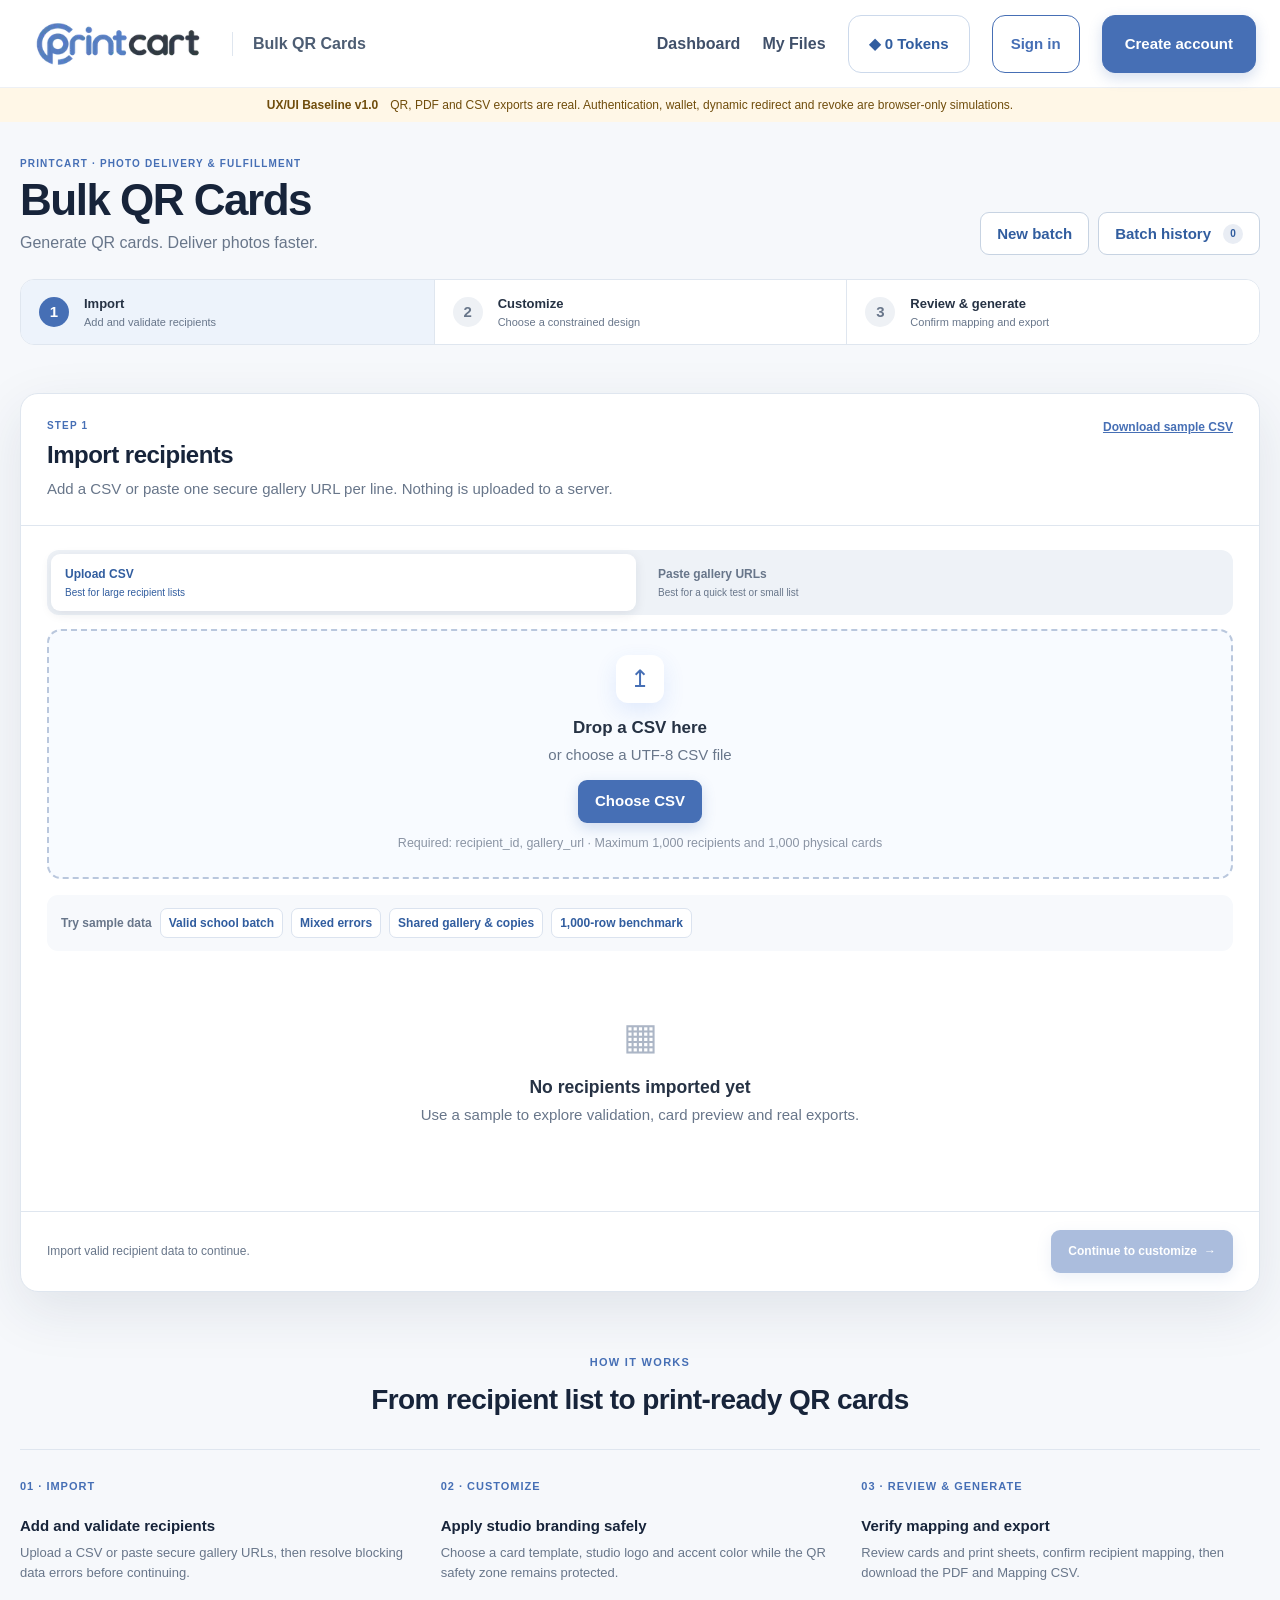
<file: bulk-qr-cards/index.html>
<!doctype html>
<html lang="en">
<head>
  <meta charset="utf-8">
  <meta name="viewport" content="width=device-width, initial-scale=1">
  <meta name="description" content="Printcart Bulk QR Cards functional HTML prototype for product usability review.">
  <meta name="printcart-ux-baseline" content="1.0">
  <meta name="robots" content="noindex,nofollow">
  <title>Bulk QR Cards · Printcart</title>
  <link rel="icon" type="image/svg+xml" href="data:image/svg+xml,%3Csvg xmlns='http://www.w3.org/2000/svg' viewBox='0 0 64 64'%3E%3Crect width='64' height='64' rx='15' fill='%23466fb5'/%3E%3Cpath d='M19 45V19h16c8 0 13 4 13 11S43 41 35 41h-7v4zm9-12h7c3 0 5-1 5-3s-2-3-5-3h-7z' fill='white'/%3E%3C/svg%3E">
  <link rel="stylesheet" href="app.css">
  <script defer src="vendor/qrcode.js"></script>
  <script defer src="vendor/jspdf.umd.min.js"></script>
  <script defer src="app.js"></script>
</head>
<body>
  <a class="skip-link" href="#workspace">Skip to workspace</a>
  <header class="app-header">
    <div class="app-header-inner">
      <div class="header-brand">
        <a class="brand" href="#" aria-label="Printcart home"><img class="brand-logo" src="[data-uri]" width="256" height="66" alt="Printcart"></a>
        <span class="header-brand-divider" aria-hidden="true"></span>
        <span class="header-tool-name">Bulk QR Cards</span>
      </div>
      <nav class="header-nav" aria-label="Primary navigation">
        <button class="header-link" id="dashboardLink" type="button">Dashboard</button>
        <button class="header-link" id="myFilesLink" type="button">My Files</button>
        <button class="wallet" id="walletBtn" type="button" aria-describedby="walletHelp"><span aria-hidden="true">◆</span> <strong id="walletValue">0</strong> Tokens</button>
        <span id="walletHelp" class="sr-only">Shared Printcart account balance. Bulk QR Cards never changes this balance in the HTML prototype.</span>
        <div class="account-menu-wrap" id="headerAccountWrap" hidden>
          <button class="avatar" id="headerAvatar" type="button" aria-label="Open Printcart account menu" aria-controls="headerAccountMenu" aria-haspopup="menu" aria-expanded="false">PC</button>
          <div class="account-menu" id="headerAccountMenu" role="menu" hidden>
            <div class="account-menu-identity"><strong id="accountMenuName">Printcart account</strong><span id="accountMenuEmail"></span></div>
            <button id="accountDashboard" type="button" role="menuitem">Account &amp; Dashboard</button>
            <button class="account-menu-signout" id="headerSignOut" type="button" role="menuitem">Sign out</button>
          </div>
        </div>
        <button class="auth-link" id="headerSignIn" type="button">Sign in</button>
        <button class="auth-link primary" id="headerCreateAccount" type="button">Create account</button>
      </nav>
    </div>
  </header>

  <div class="demo-banner" role="note"><strong>UX/UI Baseline v1.0</strong><span>QR, PDF and CSV exports are real. Authentication, wallet, dynamic redirect and revoke are browser-only simulations.</span></div>

  <main id="workspace" class="page-shell">
    <section class="hero" aria-labelledby="pageTitle">
      <div><p class="eyebrow">PRINTCART · PHOTO DELIVERY &amp; FULFILLMENT</p><h1 id="pageTitle">Bulk QR Cards</h1><p class="tagline">Generate QR cards. Deliver photos faster.</p></div>
      <div class="hero-actions"><button class="btn secondary" id="newBatchBtn" type="button">New batch</button><button class="btn secondary" id="historyBtn" type="button">Batch history <span class="count-badge" id="historyCount">0</span></button></div>
    </section>

    <ol class="stepper" aria-label="Batch workflow">
      <li class="active" data-step="1"><button type="button"><span>1</span><strong>Import</strong><small>Add and validate recipients</small></button></li>
      <li data-step="2"><button type="button"><span>2</span><strong>Customize</strong><small>Choose a constrained design</small></button></li>
      <li data-step="3"><button type="button"><span>3</span><strong>Review &amp; generate</strong><small>Confirm mapping and export</small></button></li>
    </ol>

    <div id="globalStatus" class="status-line" role="status" aria-live="polite"></div>

    <section class="workspace-card" data-panel="1" aria-labelledby="importTitle">
      <div class="section-heading"><div><p class="step-label">STEP 1</p><h2 id="importTitle">Import recipients</h2><p>Add a CSV or paste one secure gallery URL per line. Nothing is uploaded to a server.</p></div><a class="text-link" href="sample_valid.csv" download>Download sample CSV</a></div>

      <div class="import-mode-switch" role="tablist" aria-label="Choose an import method"><button class="active" id="csvImportTab" type="button" role="tab" aria-selected="true" aria-controls="csvImportPanel" data-import-mode="csv"><strong>Upload CSV</strong><small>Best for large recipient lists</small></button><button id="urlImportTab" type="button" role="tab" aria-selected="false" aria-controls="urlImportPanel" data-import-mode="urls"><strong>Paste gallery URLs</strong><small>Best for a quick test or small list</small></button></div>
      <div class="import-grid">
        <div class="import-panel" id="csvImportPanel" role="tabpanel" aria-labelledby="csvImportTab" data-import-panel="csv"><div class="drop-zone" id="dropZone" tabindex="0" role="button" aria-controls="csvInput" aria-describedby="dropHelp">
          <input id="csvInput" type="file" accept=".csv,text/csv" class="sr-only">
          <span class="upload-icon" aria-hidden="true">↥</span><h3>Drop a CSV here</h3><p id="dropHelp">or choose a UTF-8 CSV file</p><button class="btn primary" id="browseBtn" type="button">Choose CSV</button><small>Required: recipient_id, gallery_url · Maximum 1,000 recipients and 1,000 physical cards</small>
        </div></div>
        <div class="paste-box" id="urlImportPanel" role="tabpanel" aria-labelledby="urlImportTab" data-import-panel="urls" hidden><label for="urlPaste"><strong>Paste gallery URLs</strong><span>One HTTPS URL per line. Temporary recipient IDs are created automatically.</span></label><textarea id="urlPaste" rows="7" placeholder="https://example.com/gallery/class-5a&#10;https://example.com/gallery/class-5b"></textarea><button class="btn secondary" id="pasteImportBtn" type="button">Import URLs</button></div>
      </div>

      <div class="sample-strip"><span>Try sample data</span><button type="button" data-sample="valid">Valid school batch</button><button type="button" data-sample="errors">Mixed errors</button><button type="button" data-sample="shared">Shared gallery &amp; copies</button><button type="button" data-sample="stress">1,000-row benchmark</button></div>

      <div class="empty-state" id="emptyState"><span aria-hidden="true">▦</span><h3>No recipients imported yet</h3><p>Use a sample to explore validation, card preview and real exports.</p></div>

      <div id="dataArea" hidden>
        <div class="validation-summary" id="validationSummary"></div>
        <div class="validation-callout" id="validationCallout" role="status"><div><strong id="validationTitle">Validation complete</strong><p id="validationMessage"></p></div><button class="btn compact secondary" id="showErrorsBtn" type="button">Review errors</button></div>
        <div class="table-toolbar"><div class="filter-tabs" role="group" aria-label="Filter recipients"><button class="active" type="button" data-filter="all">All <span id="allCount">0</span></button><button type="button" data-filter="valid">Valid <span id="validCount">0</span></button><button type="button" data-filter="error">Errors <span id="errorCount">0</span></button></div><div><button class="btn compact secondary" id="addRowBtn" type="button">Add row</button><button class="btn compact secondary" id="errorsCsvBtn" type="button" disabled>Download errors CSV</button></div></div>
        <div class="table-scroll"><table class="data-table"><thead><tr><th scope="col">Row</th><th scope="col">Recipient ID</th><th scope="col">Gallery URL</th><th scope="col">Name / group</th><th scope="col">Label</th><th scope="col">Copies</th><th scope="col">Sort</th><th scope="col">Status</th><th scope="col"><span class="sr-only">Actions</span></th></tr></thead><tbody id="recipientRows"></tbody></table></div>
        <div class="table-pagination" id="tablePagination"><label for="rowPageSize">Rows per page<select id="rowPageSize"><option value="20">20</option><option value="50">50</option></select></label><span id="rowPageStatus" role="status">Page 1 of 1</span><div><button class="btn compact secondary" id="previousRowsBtn" type="button">Previous</button><button class="btn compact secondary" id="nextRowsBtn" type="button">Next</button></div></div>
        <p class="table-note" id="rowLimitNote"></p>
      </div>
      <div class="section-actions"><span id="importGate">Import valid recipient data to continue.</span><button class="btn primary" id="toCustomizeBtn" type="button" disabled>Continue to customize <span aria-hidden="true">→</span></button></div>
    </section>

    <section class="workspace-card" data-panel="2" aria-labelledby="customizeTitle" hidden>
      <div class="section-heading"><div><p class="step-label">STEP 2</p><h2 id="customizeTitle">Customize your cards</h2><p>Brand the card while the QR size and four-module quiet zone stay protected.</p></div><button class="text-link" type="button" data-back="1">← Back to import</button></div>
      <div class="customize-layout">
        <div class="controls-column">
          <fieldset><legend>Template</legend><div class="template-grid"><label class="template-option selected"><input type="radio" name="template" value="minimal" checked><span class="template-thumb minimal-thumb">PHOTO<br><b>GALLERY</b><i></i></span><strong>Minimal</strong><small>Clean and universal</small></label><label class="template-option"><input type="radio" name="template" value="branded"><span class="template-thumb branded-thumb"><em>YOUR STUDIO</em><i></i></span><strong>Studio Branded</strong><small>Stronger identity</small></label><label class="template-option"><input type="radio" name="template" value="school"><span class="template-thumb school-thumb"><em>PICTURE DAY</em><i></i></span><strong>School</strong><small>Recipient-first layout</small></label></div></fieldset>
          <div class="form-grid"><label>Studio name<input id="studioName" type="text" maxlength="60" value="Northlight Studio"></label><label class="label-field">Default card label<input id="defaultLabel" type="text" maxlength="90" aria-describedby="defaultLabelWarning" value="Scan to view your photos"><small class="field-warning" id="defaultLabelWarning" role="status" hidden>Long text may wrap tightly in the card copy area.</small></label><label>Accent color<input id="accentColor" type="color" value="#3569e8"></label><label>Studio logo<input id="logoInput" type="file" accept="image/png,image/jpeg,image/webp,image/svg+xml"><small>Demo only · shown in preview and PDF</small></label></div>
          <fieldset><legend>Print setup</legend><div class="form-grid"><label>Paper size<select id="paperSize"><option value="a4">A4 · 210 × 297 mm</option><option value="letter">US Letter · 8.5 × 11 in</option></select></label><label>Card grid<select id="gridPreset"><option value="2x4">2 × 4 · 8 cards/page</option><option value="2x5">2 × 5 · 10 cards/page</option><option value="3x4">3 × 4 · 12 cards/page</option></select></label></div></fieldset>
          <div class="safety-note"><span aria-hidden="true">⌁</span><div><strong>QR safety zone locked</strong><p>Black-on-white QR, no decorative overlay, with at least four modules of quiet space.</p></div></div>
        </div>
        <aside class="preview-panel"><div class="preview-heading"><div><span>LIVE CARD PREVIEW</span><strong id="previewIdentity">First valid recipient</strong></div><button class="text-link" id="nextPreviewBtn" type="button">Next recipient</button></div><div class="preview-recipient-picker"><label for="previewRecipientSearch">Find recipient</label><div><input id="previewRecipientSearch" type="search" list="previewRecipientOptions" autocomplete="off" placeholder="ID, name or group" aria-describedby="previewSearchHint"><datalist id="previewRecipientOptions"></datalist><button class="btn compact secondary" id="previewRecipientGo" type="button">Preview</button></div><small id="previewSearchHint">Search the valid recipients in this batch.</small></div><div id="cardPreview" class="qr-card template-minimal"><div class="card-accent"></div><div class="studio-lockup"><img id="logoPreview" alt="" hidden><span class="studio-mark" aria-hidden="true">N</span><strong id="studioPreview">Northlight Studio</strong></div><div class="card-copy"><p id="cardKicker">PHOTO GALLERY</p><h3 id="cardLabelPreview">Scan to view your photos</h3><p id="recipientPreview">Recipient name</p></div><div class="qr-lock"><canvas id="qrCanvas" width="220" height="220" aria-label="Scannable QR code preview"></canvas></div><p class="scan-copy">SCAN TO OPEN GALLERY</p><div class="quiet-zone-badge">4-module quiet zone</div></div><p class="preview-url" id="previewUrl"></p><div class="warning-inline" id="longLabelWarning" hidden><strong>Long-label check</strong><span>The highlighted card copy area may wrap too tightly. Shorten the label before export.</span></div></aside>
      </div>
      <div class="section-actions"><span>Changes update the real QR preview immediately.</span><button class="btn primary" id="toReviewBtn" type="button">Review batch <span aria-hidden="true">→</span></button></div>
    </section>

    <section class="workspace-card" data-panel="3" aria-labelledby="reviewTitle" hidden>
      <div class="section-heading"><div><p class="step-label">STEP 3</p><h2 id="reviewTitle">Review and generate</h2><p>Check recipient mapping, card edges and physical sheet positions before exporting.</p></div><button class="text-link" type="button" data-back="2">← Back to customize</button></div>
      <div class="review-layout">
        <div class="review-preview"><div class="preview-tabs" role="tablist"><button id="cardTab" role="tab" aria-selected="true" aria-controls="cardReviewPanel">Card preview</button><button id="sheetTab" role="tab" aria-selected="false" aria-controls="sheetReviewPanel">Print sheet</button></div><div id="cardReviewPanel" role="tabpanel" aria-labelledby="cardTab"><div class="review-tools"><label>Check card<select id="reviewRecipient"><option value="first">First recipient</option><option value="last">Last recipient</option><option value="longest">Longest label</option></select></label><span id="reviewPosition"></span></div><div id="reviewCardHost"></div></div><div id="sheetReviewPanel" role="tabpanel" aria-labelledby="sheetTab" hidden><div class="review-tools"><label>Preview page<select id="pageSelect"></select></label><span id="sheetPosition"></span></div><div class="paper-stage"><div id="paperPreview" class="paper a4"></div></div></div></div>
        <aside class="summary-panel"><div class="summary-heading"><div><p class="step-label">READY TO EXPORT</p><h3>Batch summary</h3></div><span class="status-badge valid" id="reviewValidationStatus">✓ Validated</span></div><dl><div><dt>Valid recipients</dt><dd id="summaryRecipients">0</dd></div><div><dt>Physical cards</dt><dd id="summaryCards">0</dd></div><div><dt>Pages</dt><dd id="summaryPages">0</dd></div><div><dt>Paper / grid</dt><dd id="summaryPaper">A4 · 2 × 4</dd></div><div><dt>Blocking errors</dt><dd id="summaryErrors">0</dd></div></dl><div class="mapping-check"><strong><span aria-hidden="true">✓</span> Mapping layout check</strong><p>PDF and Mapping CSV will use the same page, row and column calculation.</p></div><div class="price-box"><span>Estimated export cost</span><strong id="tokenEstimate">25 demo tokens</strong><dl class="wallet-estimate"><div><dt>Shared Wallet balance</dt><dd id="reviewWalletBalance">Sign in to view</dd></div><div><dt>Estimated remaining</dt><dd id="reviewWalletRemaining">Sign in to view</dd></div></dl><small>Preview and validation are free. The prototype does not deduct tokens.</small></div><label class="confirm-check"><input id="confirmMapping" type="checkbox"><span>I reviewed the output and recipient mapping.</span></label><button class="btn primary full" id="generateBtn" type="button" disabled>Generate PDF &amp; mapping</button><button class="btn secondary full" id="insufficientBtn" type="button" hidden>Simulate insufficient balance <span class="qa-only-label">QA only</span></button></aside>
      </div>
    </section>

    <section class="workspace-card" id="resultPanel" aria-labelledby="resultTitle" hidden>
      <div class="success-hero"><span aria-hidden="true">✓</span><div><p class="step-label">EXPORT COMPLETED</p><h2 id="resultTitle">Your QR cards are ready</h2><p id="resultMeta"></p></div></div><div class="result-actions result-actions-primary"><button class="btn primary" id="downloadPdfBtn" type="button">Download print PDF</button><button class="btn secondary" id="downloadMappingBtn" type="button">Download mapping CSV</button><button class="btn secondary" id="viewHistoryBtn" type="button">View batch history</button></div><div class="result-secondary-actions"><button class="text-link" id="reprintBtn" type="button">Reprint same export</button><span>Uses the same locked export snapshot.</span></div><div class="result-note"><strong>Direct URL prototype limitation</strong><p>The printed QR contains the gallery URL itself. Changing or revoking a card in browser storage cannot change an already printed QR. Production requires an opaque Printcart <code>/q/{token}</code> redirect service.</p></div><section class="feedback-panel" id="feedbackPanel" aria-labelledby="feedbackTitle"><div><p class="step-label">OPTIONAL FEEDBACK</p><h3 id="feedbackTitle">How was your experience generating QR cards?</h3><p>Saved only in this browser for prototype review.</p></div><div class="feedback-stars" id="feedbackStars" role="radiogroup" aria-label="Experience rating"><button type="button" role="radio" aria-checked="false" data-rating="1" aria-label="1 star">★</button><button type="button" role="radio" aria-checked="false" data-rating="2" aria-label="2 stars">★</button><button type="button" role="radio" aria-checked="false" data-rating="3" aria-label="3 stars">★</button><button type="button" role="radio" aria-checked="false" data-rating="4" aria-label="4 stars">★</button><button type="button" role="radio" aria-checked="false" data-rating="5" aria-label="5 stars">★</button></div><label for="feedbackComment">Optional comment</label><textarea id="feedbackComment" rows="3" maxlength="500" placeholder="Tell us what made this task easier or harder."></textarea><div class="feedback-actions"><span id="feedbackStatus" role="status"></span><button class="btn compact secondary" id="submitFeedbackBtn" type="button" disabled>Submit feedback</button></div></section>
    </section>

    <section class="workspace-card" id="historyPanel" aria-labelledby="historyTitle" hidden>
      <div class="section-heading"><div><p class="step-label">LOCAL DEMO DATA</p><h2 id="historyTitle">Batch history</h2><p>Saved only in this browser. Dynamic destination, revoke and audit behavior require backend enforcement in production.</p></div><button class="text-link" id="closeHistoryBtn" type="button">Close history</button></div><div id="historyEmpty" class="empty-state"><span aria-hidden="true">◷</span><h3>No generated batches</h3><p>Complete an export to create a browser-local history record.</p></div><div id="historyList" class="history-list"></div><div id="historyDetail" hidden></div>
    </section>

    <section class="how" aria-labelledby="howTitle">
      <div class="section-title"><span>HOW IT WORKS</span><h2 id="howTitle">From recipient list to print-ready QR cards</h2></div>
      <div class="how-grid">
        <article><b>01 · IMPORT</b><h3>Add and validate recipients</h3><p>Upload a CSV or paste secure gallery URLs, then resolve blocking data errors before continuing.</p></article>
        <article><b>02 · CUSTOMIZE</b><h3>Apply studio branding safely</h3><p>Choose a card template, studio logo and accent color while the QR safety zone remains protected.</p></article>
        <article><b>03 · REVIEW &amp; GENERATE</b><h3>Verify mapping and export</h3><p>Review cards and print sheets, confirm recipient mapping, then download the PDF and Mapping CSV.</p></article>
      </div>
    </section>
  </main>

  <dialog id="generateDialog"><form method="dialog" class="dialog-card"><button class="dialog-close" id="dialogCloseBtn" type="button" aria-label="Close">×</button><p class="step-label">SIMULATED COST CONFIRMATION</p><h2>Generate this batch?</h2><dl><div><dt>Physical cards</dt><dd id="dialogCards">0</dd></div><div><dt>Estimated cost</dt><dd id="dialogCost">25 demo tokens</dd></div><div><dt>Shared wallet balance</dt><dd id="dialogWalletBalance">0 tokens</dd></div></dl><p id="dialogWalletNote">No token is charged. Production must call an idempotent wallet ledger only after explicit confirmation.</p><div class="generation-progress" id="generationProgress" aria-live="polite" hidden><div><strong id="progressLabel">Preparing export…</strong><span id="progressCount">0 / 0</span></div><progress id="progressBar" max="1" value="0"></progress></div><p class="dialog-error" id="dialogError" role="alert" aria-live="assertive" hidden></p><div class="dialog-actions"><button class="btn secondary" id="cancelGenerateBtn" type="button">Cancel</button><button class="btn primary" id="confirmGenerateBtn" value="default" type="button">Confirm &amp; generate</button></div></form></dialog>

  <dialog id="walletDialog"><form method="dialog" class="dialog-card"><button class="dialog-close" value="cancel" aria-label="Close">×</button><p class="step-label">DEMO ONLY</p><h2>Shared Token Wallet</h2><p>This balance is a visual placeholder for the existing Printcart wallet. The prototype never deducts tokens.</p><button class="btn primary full" value="cancel">Got it</button></form></dialog>
  <dialog id="accountDialog"><form class="dialog-card auth-dialog" id="accountForm"><button class="dialog-close" id="closeAccountDialog" type="button" aria-label="Close">×</button><p class="step-label">PRINTCART ACCOUNT</p><h2 id="accountDialogTitle">Sign in</h2><p id="accountDialogCopy">Your current Bulk QR Cards work will stay open.</p><div class="auth-tabs" role="tablist"><button id="accountSignInTab" type="button" role="tab" aria-selected="true">Sign in</button><button id="accountCreateTab" type="button" role="tab" aria-selected="false">Create account</button></div><label class="auth-field" id="accountNameField" hidden><span>Name</span><input id="accountName" type="text" autocomplete="name"></label><label class="auth-field"><span>Email</span><input id="accountEmail" type="email" autocomplete="email" required></label><label class="auth-field"><span>Password</span><input id="accountPassword" type="password" autocomplete="current-password" minlength="8" required></label><button class="auth-forgot" id="accountForgot" type="button">Forgot password?</button><label class="auth-field" id="accountConfirmField" hidden><span>Confirm password</span><input id="accountPasswordConfirm" type="password" autocomplete="new-password" minlength="8"></label><label class="auth-check" id="accountTermsField" hidden><input id="accountTerms" type="checkbox"><span>I understand this creates a browser-only demo account. Use test information only.</span></label><p class="auth-status" id="accountStatus" role="status"></p><button class="btn primary auth-submit" id="accountSubmit" type="submit">Sign in</button><p class="auth-note">Shared Header UI v1.0 · Uses the same browser demo account and Shared Token Wallet as other Printcart tools.</p></form></dialog>
  <div class="toast" id="toast" role="status" aria-live="polite"></div>
</body>
</html>
</file>
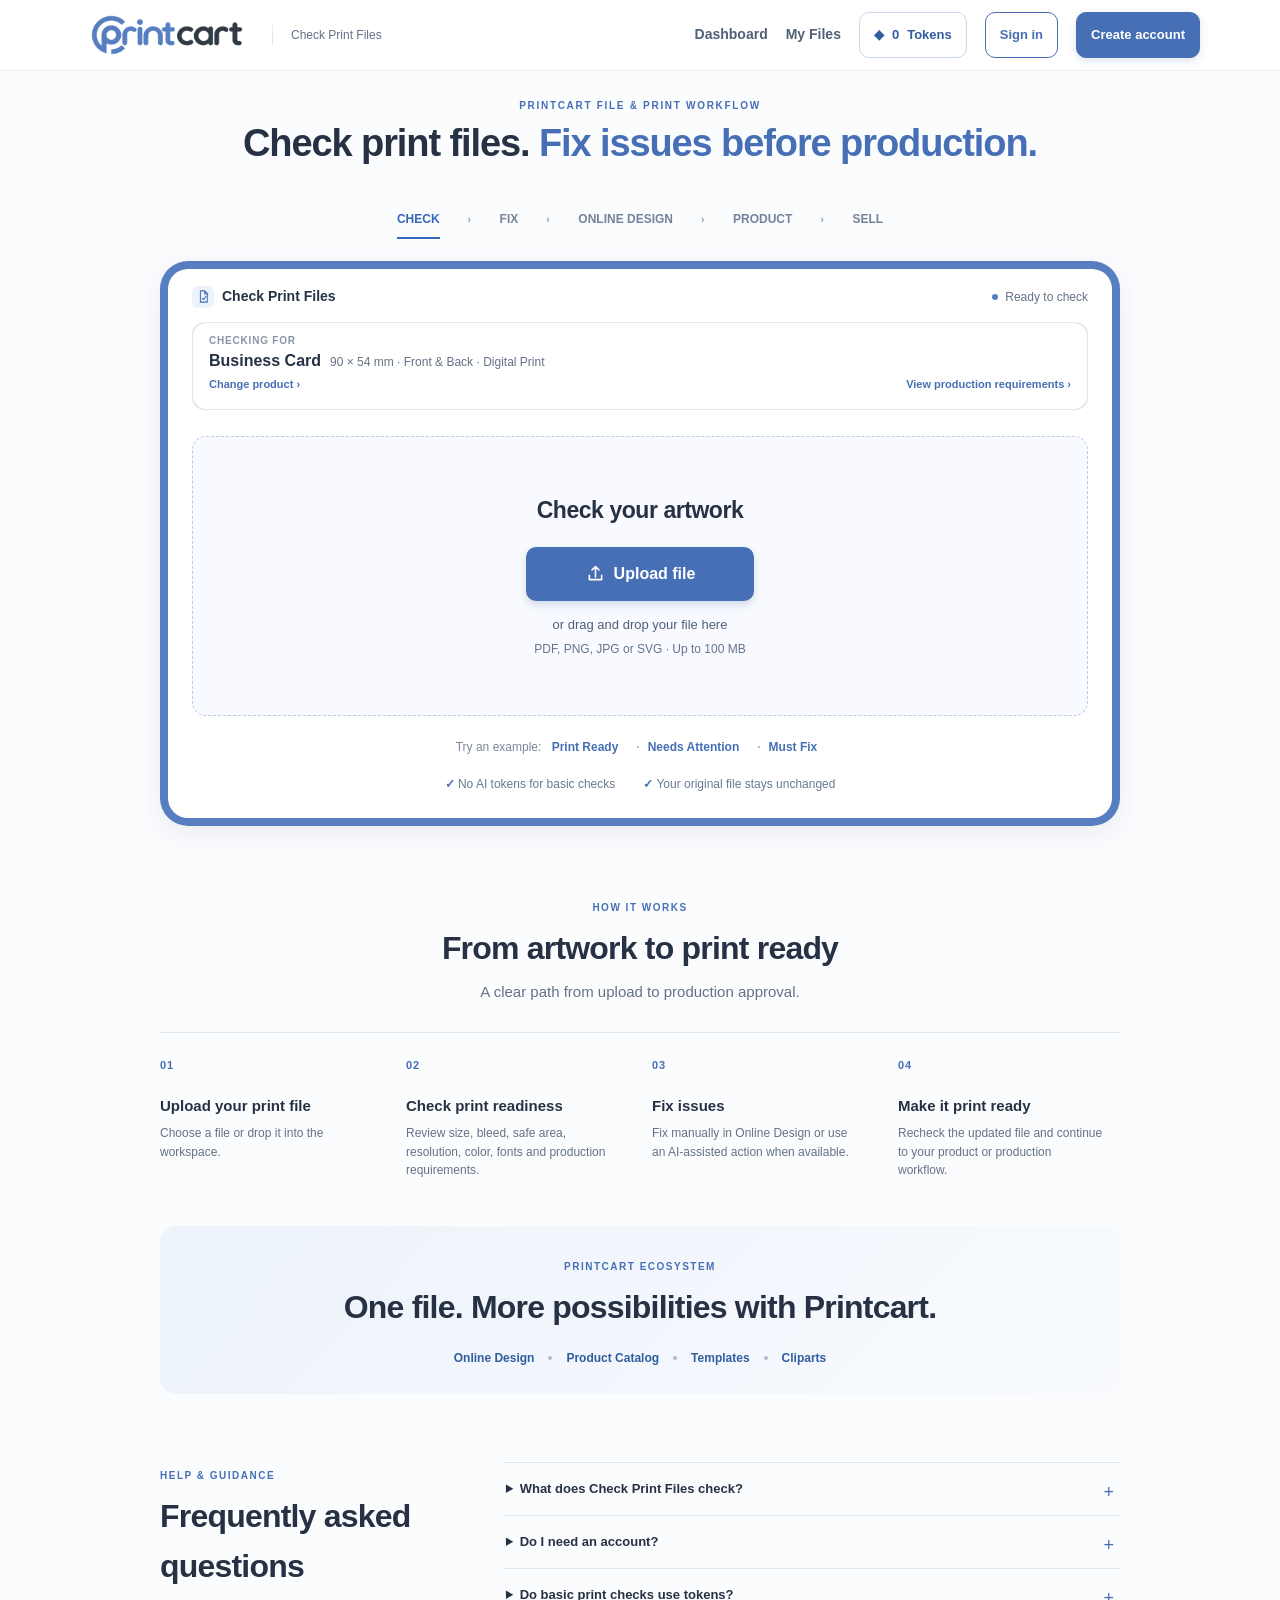
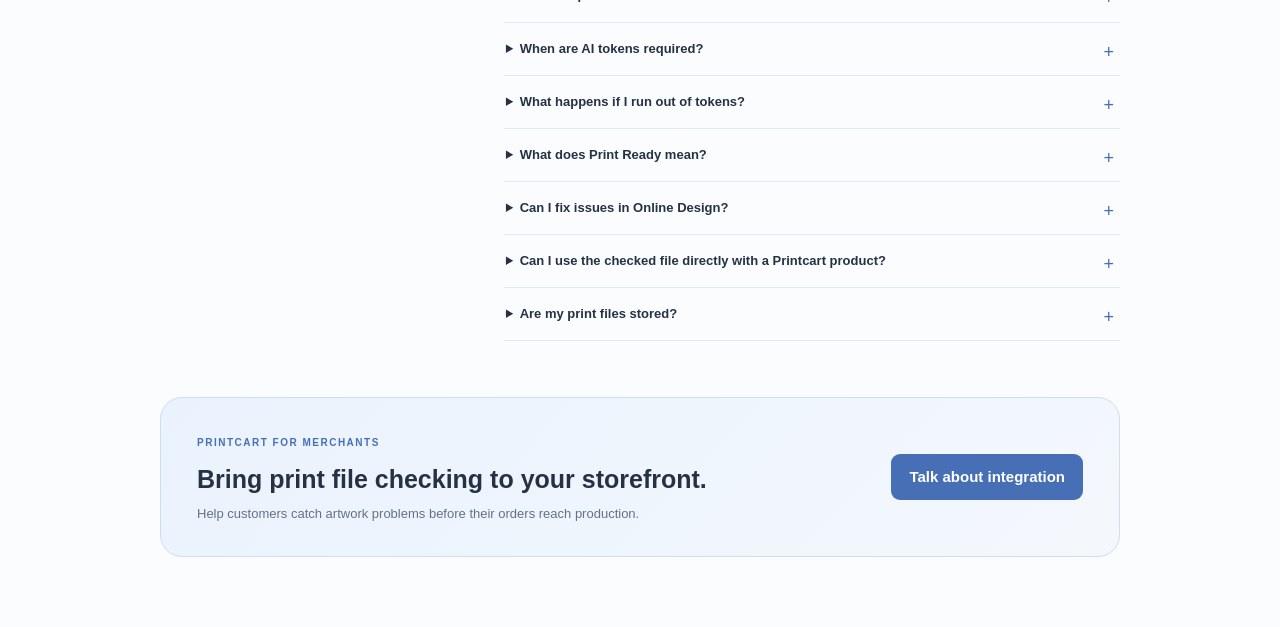
<file: check-print-files-jsfiddle.html>
<!doctype html>
<html lang="en">
<head>
  <meta charset="utf-8">
  <meta name="viewport" content="width=device-width,initial-scale=1">
  <meta name="description" content="Printcart Check Print Files interactive product prototype.">
  <meta name="robots" content="noindex,nofollow">
  <meta name="color-scheme" content="light">
  <link rel="icon" type="image/svg+xml" href="data:image/svg+xml,%3Csvg xmlns='http://www.w3.org/2000/svg' viewBox='0 0 64 64'%3E%3Crect width='64' height='64' rx='14' fill='%23466fb5'/%3E%3Cpath d='M19 16h21l7 7v25H19z' fill='white'/%3E%3Cpath d='M40 16v9h9' fill='none' stroke='%23466fb5' stroke-width='3'/%3E%3Cpath d='m25 36 5 5 10-12' fill='none' stroke='%232b7656' stroke-width='4' stroke-linecap='round' stroke-linejoin='round'/%3E%3C/svg%3E">
  <title>Check Print Files · Printcart · Preview</title>
  <style>
    :root{--brand:#466fb5;--brand-2:#315d9f;--brand-soft:#edf3fb;--navy:#17243a;--ink:#263244;--muted:#647286;--line:#e2e8f0;--canvas:#f5f7fa;--card:#fff;--green:#24724e;--green-bg:#edf8f2;--amber:#9a6500;--amber-bg:#fff7e6;--red:#ae3838;--red-bg:#fff0ef;--purple:#7455a7;--shadow:0 16px 46px rgba(24,39,65,.09);--radius:18px;--tool-section-space:68px;--tool-section-gap:46px;--tool-cta-gap:56px;--font:Inter,"Segoe UI",Arial,sans-serif}
    *{box-sizing:border-box}html{scroll-behavior:smooth}body{margin:0;background:var(--canvas);color:var(--ink);font:15px/1.55 var(--font);-webkit-font-smoothing:antialiased}button,input,select{font:inherit}button{cursor:pointer}button:disabled{cursor:not-allowed;opacity:.48}h1,h2,h3,p{margin:0}a{color:inherit;text-decoration:none}[hidden]{display:none!important}:focus-visible{outline:3px solid rgba(70,111,181,.35);outline-offset:3px}.sr-only{position:absolute;width:1px;height:1px;padding:0;margin:-1px;overflow:hidden;clip:rect(0,0,0,0);white-space:nowrap;border:0}
    .app-header{height:68px;background:#fff;border-bottom:1px solid var(--line);display:flex;align-items:center;position:sticky;top:0;z-index:30}.header-inner{width:min(1440px,calc(100% - 40px));margin:auto;display:flex;align-items:center;justify-content:space-between;gap:20px}.brand{display:flex;align-items:center;gap:14px}.brand-mark{display:grid;place-items:center;width:34px;height:34px;border-radius:10px;background:var(--brand);color:#fff;font-weight:800}.brand-name{font-size:19px;font-weight:800;letter-spacing:-.6px}.brand-name span{color:var(--brand)}.brand-product{padding-left:14px;border-left:1px solid var(--line);color:var(--muted);font-size:13px}.account{display:flex;align-items:center;gap:14px}.wallet-pill{display:flex;align-items:center;gap:8px;padding:8px 12px;border-radius:10px;background:var(--brand-soft);color:var(--brand-2);font-size:13px;font-weight:700}.avatar{display:grid;place-items:center;width:34px;height:34px;border-radius:50%;background:var(--navy);color:#fff;font-size:12px;font-weight:700}
    .app{display:grid;grid-template-columns:264px minmax(0,1fr);width:min(1440px,100%);min-height:calc(100vh - 68px);margin:auto}.sidebar{padding:24px 20px;border-right:1px solid var(--line);background:#fff}.nav-label{margin:18px 10px 8px;color:#8994a4;font-size:11px;font-weight:800;letter-spacing:1.1px;text-transform:uppercase}.nav-button{width:100%;display:flex;align-items:center;gap:11px;padding:11px 12px;border:0;border-radius:10px;background:transparent;color:#526176;text-align:left;font-weight:650}.nav-button:hover,.nav-button.active{background:var(--brand-soft);color:var(--brand-2)}.nav-icon{width:22px;text-align:center;font-size:16px}.account-card{margin-top:26px;padding:14px;border:1px solid var(--line);border-radius:14px;background:#fafbfd}.account-card strong{display:block;font-size:13px}.account-card p{margin-top:3px;color:var(--muted);font-size:12px}.premium{display:inline-flex;margin-top:10px;padding:4px 8px;border-radius:6px;background:#eaf6ef;color:var(--green);font-size:11px;font-weight:800}
    .main{min-width:0;padding:28px clamp(20px,3vw,42px) 70px}.topbar{display:flex;align-items:flex-start;justify-content:space-between;gap:20px;margin-bottom:22px}.title h1{font-size:clamp(26px,3vw,36px);line-height:1.18;letter-spacing:-1.1px}.title p{margin-top:7px;color:var(--muted)}.mode-switch{display:flex;padding:4px;border:1px solid var(--line);border-radius:12px;background:#fff}.mode-switch button{padding:8px 11px;border:0;border-radius:8px;background:transparent;color:var(--muted);font-size:12px;font-weight:700;white-space:nowrap}.mode-switch button.active{background:var(--navy);color:#fff}
    .context-card{display:grid;grid-template-columns:1.2fr repeat(4,1fr);gap:1px;margin-bottom:20px;overflow:hidden;border:1px solid var(--line);border-radius:15px;background:var(--line);box-shadow:0 4px 18px rgba(24,39,65,.04)}.context-item{min-width:0;padding:13px 15px;background:#fff}.context-item label,.context-item .kicker{display:block;margin-bottom:3px;color:#8994a4;font-size:10px;font-weight:800;letter-spacing:.8px;text-transform:uppercase}.context-item strong{display:block;overflow:hidden;text-overflow:ellipsis;white-space:nowrap;font-size:13px}.context-item select{width:100%;padding:0;border:0;background:transparent;color:var(--ink);font-weight:750;outline:none}
    .surface{overflow:hidden;border:1px solid var(--line);border-radius:var(--radius);background:#fff;box-shadow:var(--shadow)}.surface-head{display:flex;align-items:center;justify-content:space-between;gap:15px;padding:18px 22px;border-bottom:1px solid var(--line)}.crumbs{display:flex;align-items:center;gap:8px;color:var(--muted);font-size:12px}.crumbs strong{color:var(--ink)}.prototype-badge{padding:5px 8px;border-radius:6px;background:#f0ecf8;color:var(--purple);font-size:10px;font-weight:800;letter-spacing:.7px;text-transform:uppercase}.screen{min-height:565px;padding:28px}.screen-center{max-width:720px;margin:0 auto;text-align:center}.screen-title{font-size:25px;line-height:1.25;letter-spacing:-.6px}.screen-copy{max-width:600px;margin:8px auto 0;color:var(--muted)}
    .drop-zone{display:grid;place-items:center;min-height:285px;margin-top:24px;padding:30px;border:2px dashed #b9c8de;border-radius:16px;background:linear-gradient(135deg,#f9fbfe,#f3f7fc);transition:.2s}.drop-zone.drag{border-color:var(--brand);background:var(--brand-soft)}.upload-icon{display:grid;place-items:center;width:64px;height:64px;margin:auto;border-radius:18px;background:#fff;color:var(--brand);box-shadow:0 8px 22px rgba(49,93,159,.12);font-size:28px}.drop-zone h2{margin-top:17px;font-size:19px}.drop-zone p{margin-top:6px;color:var(--muted);font-size:13px}.file-ready{display:flex;align-items:center;gap:12px;margin:18px auto 0;padding:12px 14px;max-width:420px;border:1px solid #cfe4d8;border-radius:12px;background:var(--green-bg);text-align:left}.file-ready .file-icon{display:grid;place-items:center;width:38px;height:38px;border-radius:8px;background:#fff;color:var(--red);font-size:12px;font-weight:800}.file-ready strong{display:block;font-size:13px}.file-ready small{color:var(--muted)}
    .btn-row{display:flex;justify-content:center;gap:10px;flex-wrap:wrap;margin-top:22px}.btn{display:inline-flex;align-items:center;justify-content:center;gap:8px;min-height:44px;padding:10px 17px;border:1px solid transparent;border-radius:9px;font-weight:750}.btn.primary{background:var(--brand);color:#fff}.btn.primary:hover{background:var(--brand-2)}.btn.secondary{border-color:var(--line);background:#fff;color:var(--ink)}.btn.secondary:hover{background:#f8fafc}.btn.ghost{background:transparent;color:var(--brand-2)}.btn.danger{background:var(--red);color:#fff}.btn.small{min-height:36px;padding:7px 11px;font-size:12px}.fine-print{margin-top:15px;color:#8994a4;font-size:11px}
    .checking-wrap{max-width:660px;margin:22px auto 0}.checking-orbit{position:relative;display:grid;place-items:center;width:118px;height:118px;margin:8px auto 26px;border-radius:50%;background:conic-gradient(var(--brand) var(--progress,0%),#e8edf4 0)}.checking-orbit:before{content:"";position:absolute;inset:8px;border-radius:50%;background:#fff}.checking-orbit strong{position:relative;font-size:25px;color:var(--brand)}.check-steps{display:grid;grid-template-columns:repeat(4,1fr);gap:10px}.check-step{padding:12px 10px;border:1px solid var(--line);border-radius:10px;background:#fff;color:#8793a3;text-align:left;font-size:12px;font-weight:700}.check-step.done{border-color:#cbe2d5;background:var(--green-bg);color:var(--green)}.check-step.active{border-color:#b9cce7;background:var(--brand-soft);color:var(--brand-2)}.check-step span{display:block;margin-bottom:3px;font-size:15px}
    .result-head{display:grid;grid-template-columns:auto 1fr auto;align-items:center;gap:22px;margin-bottom:22px;padding:22px;border-radius:15px}.result-head.ready{background:var(--green-bg)}.result-head.warning{background:var(--amber-bg)}.result-head.error{background:var(--red-bg)}.status-icon{display:grid;place-items:center;width:54px;height:54px;border-radius:15px;background:#fff;font-size:25px}.result-copy h2{font-size:22px;letter-spacing:-.4px}.result-copy p{margin-top:3px;color:var(--muted);font-size:13px}.score{text-align:center}.score strong{display:block;font-size:30px;line-height:1}.score small{color:var(--muted);font-size:10px;text-transform:uppercase;font-weight:800}.result-grid{display:grid;grid-template-columns:minmax(0,1.2fr) minmax(320px,.8fr);gap:18px}.panel{border:1px solid var(--line);border-radius:14px;background:#fff}.panel-head{display:flex;align-items:center;justify-content:space-between;padding:14px 16px;border-bottom:1px solid var(--line)}.panel-head h3{font-size:14px}.counts{display:flex;gap:6px}.count{padding:3px 7px;border-radius:5px;font-size:10px;font-weight:800}.count.pass{background:var(--green-bg);color:var(--green)}.count.warn{background:var(--amber-bg);color:var(--amber)}.count.err{background:var(--red-bg);color:var(--red)}.issue-list{padding:5px}.issue-row{width:100%;display:grid;grid-template-columns:28px 1fr auto;align-items:center;gap:10px;padding:11px;border:0;border-radius:9px;background:#fff;text-align:left}.issue-row:hover{background:#f7f9fc}.issue-symbol{display:grid;place-items:center;width:25px;height:25px;border-radius:7px;font-size:12px;font-weight:900}.issue-symbol.pass{background:var(--green-bg);color:var(--green)}.issue-symbol.warn{background:var(--amber-bg);color:var(--amber)}.issue-symbol.err{background:var(--red-bg);color:var(--red)}.issue-row strong{display:block;font-size:12px}.issue-row small{display:block;color:var(--muted);font-size:11px}.issue-row .chev{color:#a0aaba}
    .artboard-wrap{padding:18px}.artboard{position:relative;isolation:isolate;aspect-ratio:1.46;overflow:hidden;border-radius:8px;background:#f7efe8;box-shadow:inset 0 0 0 8px #e6a5a0}.trim{position:absolute;z-index:1;inset:15px;border:1.5px solid #d55353;pointer-events:none}.print-area{position:absolute;z-index:1;inset:18px;border:2px solid #7455a7;border-radius:4px;pointer-events:none}.safe{position:absolute;z-index:1;inset:29px;border:1.5px dashed #5a83c3;pointer-events:none}.artwork{position:absolute;z-index:0;inset:8px;display:grid;place-items:center;overflow:hidden;background:linear-gradient(145deg,#173553,#2a6a7e);color:#fff;text-align:center}.artwork:before{content:"NORTH / STUDIO";font-size:clamp(11px,1.4vw,18px);font-weight:800;letter-spacing:2px}.marker{position:absolute;display:grid;place-items:center;width:29px;height:29px;border:3px solid #fff;border-radius:50%;background:var(--red);color:#fff;font-weight:900;box-shadow:0 3px 12px rgba(0,0,0,.25);z-index:2}.marker.one{right:19%;top:30%}.marker.two{left:21%;bottom:20%;background:var(--amber)}.map-legend{display:flex;gap:13px;margin-top:12px;color:var(--muted);font-size:10px}.legend-line{display:inline-block;width:14px;height:0;margin-right:4px;border-top:2px solid}.legend-line.bleed{border-color:#d55353}.legend-line.printarea{border-color:#7455a7}.legend-line.safe{border-color:#5a83c3;border-top-style:dashed}.map-caption{margin-top:10px;color:var(--muted);font-size:11px}
    .detail-grid{display:grid;grid-template-columns:minmax(0,1fr) 300px;gap:22px}.detail-main h2{margin:8px 0 7px;font-size:26px}.severity{display:inline-flex;padding:4px 8px;border-radius:6px;background:var(--red-bg);color:var(--red);font-size:10px;font-weight:850;letter-spacing:.8px}.explain{margin-top:24px}.explain h3{margin:17px 0 5px;font-size:12px;text-transform:uppercase;letter-spacing:.8px}.explain p{color:var(--muted)}.measure-card{padding:18px;border:1px solid var(--line);border-radius:14px;background:#fafbfd}.measure{display:flex;justify-content:space-between;gap:10px;padding:11px 0;border-bottom:1px solid var(--line)}.measure:last-child{border:0}.measure span{color:var(--muted);font-size:12px}.measure strong{font-size:12px}.measure strong.bad{color:var(--red)}
    .fix-grid{display:grid;grid-template-columns:repeat(2,1fr);gap:13px;margin-top:24px}.fix-option{padding:18px;border:1px solid var(--line);border-radius:13px;background:#fff;text-align:left}.fix-option:hover{border-color:#aebfda;box-shadow:0 8px 22px rgba(38,50,68,.07)}.fix-option .fix-icon{display:grid;place-items:center;width:38px;height:38px;margin-bottom:12px;border-radius:9px;background:var(--brand-soft);color:var(--brand);font-size:18px}.fix-option h3{font-size:14px}.fix-option p{margin-top:4px;color:var(--muted);font-size:12px}.fix-option.ai{border-color:#d8cdec;background:#fcfaff}.fix-option.ai .fix-icon{background:#f0eafa;color:var(--purple)}.fix-option.disabled{opacity:.5;pointer-events:none}.fix-option small{display:inline-block;margin-top:11px;color:var(--brand-2);font-weight:800}
    .token-card{max-width:560px;margin:24px auto 0;padding:22px;border:1px solid var(--line);border-radius:16px;text-align:left}.token-title{display:flex;align-items:center;justify-content:space-between;gap:15px;padding-bottom:17px;border-bottom:1px solid var(--line)}.token-title h3{font-size:16px}.token-title span{padding:5px 8px;border-radius:6px;background:#f0eafa;color:var(--purple);font-size:11px;font-weight:800}.token-row{display:flex;align-items:center;justify-content:space-between;padding:13px 0;border-bottom:1px solid var(--line)}.token-row:last-of-type{border:0}.token-row span{color:var(--muted);font-size:13px}.token-row strong{font-size:14px}.token-row.total strong{color:var(--green);font-size:18px}.consent{display:flex;align-items:flex-start;gap:9px;margin-top:15px;padding:11px;border-radius:9px;background:#f7f9fc;color:var(--muted);font-size:11px}.insufficient{margin-top:14px;padding:12px;border-radius:9px;background:var(--red-bg);color:var(--red);font-size:12px}
    .version-flow{display:flex;align-items:center;justify-content:center;gap:12px;margin:28px auto;flex-wrap:wrap}.version{padding:12px 16px;border:1px solid var(--line);border-radius:11px;background:#fff;text-align:left}.version strong{display:block;font-size:13px}.version small{color:var(--muted)}.version.current{border-color:#bad8c7;background:var(--green-bg)}.flow-arrow{color:#9aa5b4}.receipt{display:grid;grid-template-columns:repeat(3,1fr);gap:1px;max-width:680px;margin:22px auto 0;overflow:hidden;border:1px solid var(--line);border-radius:13px;background:var(--line);text-align:left}.receipt div{padding:13px;background:#fff}.receipt span{display:block;color:#929cac;font-size:9px;font-weight:800;letter-spacing:.7px;text-transform:uppercase}.receipt strong{display:block;margin-top:2px;font-size:12px}
    .dash-summary{display:grid;grid-template-columns:repeat(4,1fr);gap:12px;margin-bottom:18px}.metric{padding:16px;border:1px solid var(--line);border-radius:13px}.metric span{display:block;color:var(--muted);font-size:11px}.metric strong{display:block;margin-top:3px;font-size:23px}.metric small{color:var(--green);font-size:10px}.dash-grid{display:grid;grid-template-columns:1.3fr .7fr;gap:18px}.file-table{width:100%;border-collapse:collapse}.file-table th,.file-table td{padding:12px 14px;border-bottom:1px solid var(--line);text-align:left;font-size:12px}.file-table th{color:#8793a3;font-size:10px;text-transform:uppercase;letter-spacing:.7px}.file-table tr:last-child td{border:0}.status-tag{display:inline-flex;padding:4px 7px;border-radius:6px;font-size:10px;font-weight:800}.status-tag.ready{background:var(--green-bg);color:var(--green)}.status-tag.warn{background:var(--amber-bg);color:var(--amber)}.status-tag.error{background:var(--red-bg);color:var(--red)}.wallet-panel{padding:18px}.wallet-balance{padding:18px;border-radius:13px;background:var(--navy);color:#fff}.wallet-balance span{font-size:11px;color:#b8c3d4}.wallet-balance strong{display:block;margin-top:4px;font-size:29px}.wallet-balance small{color:#afbdd0}.ledger{margin-top:14px}.ledger-row{display:flex;justify-content:space-between;gap:12px;padding:10px 0;border-bottom:1px solid var(--line);font-size:11px}.ledger-row span small{display:block;color:var(--muted)}.ledger-row strong.minus{color:var(--red)}.ledger-row strong.plus{color:var(--green)}
    .dev-toggle{position:fixed;right:18px;bottom:18px;z-index:60;width:46px;height:46px;border:0;border-radius:50%;background:var(--navy);color:#fff;box-shadow:0 8px 26px rgba(23,36,58,.28);font-size:18px}.dev-panel{position:fixed;right:18px;bottom:74px;z-index:55;width:min(350px,calc(100vw - 36px));padding:16px;border:1px solid #33415a;border-radius:14px;background:#17243af5;color:#fff;box-shadow:0 18px 50px rgba(0,0,0,.28);backdrop-filter:blur(12px)}.dev-panel h3{font-size:13px}.dev-panel p{margin-top:3px;color:#aeb9c9;font-size:11px}.demo-grid{display:grid;grid-template-columns:1fr 1fr;gap:7px;margin-top:12px}.demo-grid button{padding:8px;border:1px solid #40506b;border-radius:7px;background:#23334f;color:#fff;font-size:11px;text-align:left}.demo-grid button:hover{background:#2f4265}.toast{position:fixed;left:50%;bottom:22px;z-index:80;transform:translate(-50%,20px);padding:11px 15px;border-radius:10px;background:var(--navy);color:#fff;box-shadow:0 10px 30px rgba(0,0,0,.2);font-size:12px;opacity:0;pointer-events:none;transition:.25s}.toast.show{transform:translate(-50%,0);opacity:1}
    .ai-failure{max-width:560px;margin:35px auto 0;padding:22px;border:1px solid #ecc8c5;border-radius:14px;background:var(--red-bg);text-align:left}.ai-failure h3{color:var(--red)}.ai-failure p{margin-top:6px;color:var(--muted)}
    /* Merchant-first UX refinement */
    .mode-switch button{min-width:126px;text-align:left}.mode-switch button strong,.mode-switch button span{display:block}.mode-switch button strong{font-size:12px}.mode-switch button span{margin-top:1px;font-size:10px;font-weight:500;opacity:.72}.context-card{grid-template-columns:minmax(280px,1.6fr) minmax(180px,.8fr) auto}.context-primary select{font-size:16px}.context-primary p{margin-top:3px;color:var(--muted);font-size:12px}.text-link{display:block;margin-top:4px;padding:0;border:0;background:transparent;color:var(--brand);font-size:11px;font-weight:700}.text-link:after{content:' ›'}.profile-details{min-width:88px;padding:16px;background:#fff}.profile-details summary{color:var(--brand);font-size:11px;font-weight:750;cursor:pointer}.profile-details div{position:absolute;z-index:10;right:32px;margin-top:9px;padding:12px;border:1px solid var(--line);border-radius:10px;background:#fff;box-shadow:var(--shadow)}.profile-details span{display:block;color:var(--muted);font-size:10px}.profile-details strong{font-size:11px;white-space:nowrap}
    .result-head{grid-template-columns:auto 1fr}.blocking-copy{margin-top:5px!important;color:currentColor!important;font-size:14px!important;font-weight:700}.score-line{margin-top:8px!important;color:var(--muted)!important;font-size:12px!important}.score-line strong{color:var(--ink);font-size:13px}.issue-group{padding:6px 5px}.issue-group+.issue-group{border-top:1px solid var(--line)}.issue-group-title{display:flex;align-items:center;justify-content:space-between;padding:9px 11px 4px;font-size:10px;font-weight:850;letter-spacing:.8px;text-transform:uppercase}.issue-group-title.error{color:var(--red)}.issue-group-title.warning{color:var(--amber)}.issue-group-title.pass{color:var(--green)}.passed-details summary{padding:10px 11px;color:var(--green);font-size:10px;font-weight:850;letter-spacing:.8px;text-transform:uppercase;cursor:pointer}.issue-row.active{background:var(--red-bg);box-shadow:inset 3px 0 var(--red)}
    .map-tools{display:flex;gap:6px;padding:11px 16px 0;overflow:auto}.map-tools button{padding:7px 9px;border:1px solid var(--line);border-radius:6px;background:#fff;color:var(--muted);font-size:11px;font-weight:750;white-space:nowrap}.map-tools button.active{border-color:#b7c8df;background:var(--brand-soft);color:var(--brand-2)}.marker{overflow:visible}.marker-tip{display:none;position:absolute;left:36px;top:-8px;width:170px;padding:9px;border-radius:8px;background:var(--navy);color:#fff;font-size:9px;font-weight:500;text-align:left;box-shadow:0 8px 20px rgba(0,0,0,.25)}.marker-tip strong{display:block;font-size:10px}.marker:hover .marker-tip,.marker.highlight .marker-tip{display:block}.marker.highlight{transform:scale(1.14);box-shadow:0 0 0 6px rgba(174,56,56,.18),0 3px 12px rgba(0,0,0,.25)}.artboard.hide-bleed{box-shadow:none}.artboard.hide-trim .trim,.artboard.hide-printarea .print-area,.artboard.hide-safe .safe,.artboard.hide-artwork .artwork,.artboard.hide-issues .marker{display:none}
    .technical-details{margin-top:20px;padding:12px 14px;border:1px solid var(--line);border-radius:10px;background:#fafbfd;color:var(--muted);font-size:12px}.technical-details summary{color:var(--ink);font-weight:750;cursor:pointer}.technical-details p{margin-top:8px}.measure.featured strong{font-size:16px}.failure-details{max-width:560px;margin:24px auto 0;text-align:left}
    .recommended-fix{position:relative;width:min(700px,100%);display:grid;grid-template-columns:46px 1fr;gap:15px;margin:24px auto 0;padding:22px;border:2px solid #cbbbe4;border-radius:15px;background:linear-gradient(135deg,#fdfbff,#f5f0fc);text-align:left;box-shadow:0 10px 28px rgba(116,85,167,.1)}.recommended-fix:hover{border-color:var(--purple)}.recommended-fix .fix-icon{display:grid;place-items:center;width:44px;height:44px;border-radius:11px;background:#ece3f7;color:var(--purple);font-size:20px}.recommended-fix h3{font-size:17px}.recommended-fix p{margin:4px 0 11px;color:var(--muted);font-size:13px}.recommended-fix strong{color:var(--purple);font-size:12px}.recommend-label{position:absolute;right:15px;top:15px;padding:4px 7px;border-radius:5px;background:var(--purple);color:#fff;font-size:9px;font-weight:850;letter-spacing:.7px}.other-label{width:min(700px,100%);margin:22px auto 10px;color:var(--muted);font-size:11px;text-transform:uppercase;letter-spacing:.8px}.fix-grid.compact{width:min(700px,100%);margin:0 auto;grid-template-columns:repeat(2,1fr)}.shared-note{margin-top:9px;color:var(--muted);font-size:10px;text-align:right}
    .success-ring{display:grid;place-items:center;width:78px;height:78px;margin:0 auto 13px;border:8px solid #d9eee2;border-radius:50%;background:var(--green);color:#fff;font-size:31px}.success-label{display:block;margin-bottom:7px;color:var(--green);font-size:10px;font-weight:900;letter-spacing:1.4px}.ready-file{margin-top:12px;font-size:14px}.verification{max-width:680px;margin:25px auto 0;padding:12px 15px;border:1px solid #cce3d6;border-radius:11px;background:var(--green-bg);text-align:left}.verification>summary{color:var(--green);font-size:12px;font-weight:800;cursor:pointer}.verification.prototype{border-color:#ead8a6;background:var(--amber-bg)}.verification.prototype>summary{color:var(--amber)}.verification .receipt{margin-top:12px}.dashboard-title{display:flex;align-items:center;justify-content:space-between;gap:20px;margin-bottom:14px}.dashboard-title h2{font-size:22px}.dashboard-title p{color:var(--muted);font-size:12px}.file-filters{display:flex;gap:4px;margin-bottom:15px}.file-filters button{padding:7px 11px;border:0;border-radius:7px;background:transparent;color:var(--muted);font-size:11px;font-weight:750}.file-filters button.active{background:var(--navy);color:#fff}.empty-files td{padding:32px 14px!important;color:var(--muted);text-align:center!important}.dash-grid{grid-template-columns:minmax(0,1.45fr) minmax(250px,.55fr)}
    .modal-backdrop{position:fixed;inset:0;z-index:100;display:grid;place-items:center;padding:20px;background:rgba(16,26,42,.55);backdrop-filter:blur(4px)}.wallet-modal{position:relative;width:min(580px,100%);max-height:calc(100vh - 40px);overflow:auto;padding:26px;border-radius:17px;background:#fff;box-shadow:0 24px 70px rgba(0,0,0,.28)}.modal-close{position:absolute;right:13px;top:13px;width:32px;height:32px;border:0;border-radius:8px;background:#f1f4f8;color:var(--muted);font-size:20px}.modal-kicker{color:var(--brand);font-size:10px;font-weight:850;letter-spacing:1px}.wallet-modal h2{margin-top:6px;font-size:23px}.wallet-modal>p{margin-top:4px;color:var(--muted);font-size:12px}.wallet-modal h3{margin-top:22px;font-size:12px}.wallet-task{margin-top:18px;padding:14px;border:1px solid var(--line);border-radius:12px;background:#fafbfd}.wallet-task>span{display:block;color:var(--muted);font-size:10px;font-weight:800;letter-spacing:.8px}.wallet-task>strong{display:block;margin:3px 0 8px}.wallet-task .token-row{padding:8px 0}.shortage-row{display:flex;justify-content:space-between;gap:16px;margin-top:10px!important;padding:9px 0 0;border-top:1px solid var(--line);color:var(--red)!important}.topup-options{display:grid;grid-template-columns:repeat(3,1fr);gap:8px;margin:10px 0 15px}.topup-options button{padding:13px;border:1px solid var(--line);border-radius:9px;background:#fff;text-align:left}.topup-options button.selected{border-color:var(--brand);background:var(--brand-soft);color:var(--brand-2)}.topup-options strong,.topup-options span,.topup-options small{display:block}.topup-options span{margin-top:5px;color:var(--brand-2);font-size:14px;font-weight:800}.topup-options small{color:var(--muted);font-size:10px}.wallet-modal>.btn{width:100%;margin-top:8px}.modal-note{margin-top:14px!important;padding-top:13px;border-top:1px solid var(--line)}.insufficient-actions{margin-top:14px;padding:14px;border-radius:11px;background:#f7f9fc;text-align:left}.insufficient-actions>strong{display:block;font-size:11px;letter-spacing:.7px;text-transform:uppercase}.insufficient-actions>div{display:flex;gap:8px;flex-wrap:wrap;margin-top:9px}.insufficient-actions .btn{min-height:38px;padding:8px 12px;font-size:12px}.preview-flag{display:none}
    /* Shared Printcart Tool Page System: Hero -> Workflow -> Workspace -> How -> Ecosystem -> FAQ -> Merchant CTA */
    body{background:#fbfcfe}.app-header{height:auto;position:relative;border:0;background:transparent}.header-inner{width:min(960px,calc(100% - 48px));min-height:68px;padding:8px 0}.brand-area{display:flex;align-items:center;gap:18px;min-width:0}.brand{gap:0}.brand-logo-frame{display:block;width:168px;height:44px;overflow:hidden}.brand-logo{display:block;width:230px;height:78px;max-width:none;transform:translate(-28px,-17px)}.brand-divider{width:1px;height:20px;background:var(--line)}.brand-product{padding:0;border:0;font-size:12px}.header-nav{display:flex;align-items:center;gap:18px}.header-link{padding:6px 0;border:0;background:transparent;color:#526176;font-size:12px;font-weight:650}.tools-menu{color:var(--brand-2)}.tools-popover{position:absolute;z-index:70;top:58px;left:50%;width:min(620px,calc(100% - 32px));display:grid;grid-template-columns:repeat(4,1fr);gap:18px;transform:translateX(-50%);padding:18px;border:1px solid var(--line);border-radius:14px;background:#fff;box-shadow:0 18px 46px rgba(24,39,65,.16)}.tools-popover div>span{display:block;margin-bottom:7px;color:#929cac;font-size:9px;font-weight:850;letter-spacing:.8px}.tools-popover button{display:block;width:100%;padding:7px 0;border:0;background:transparent;color:var(--muted);font-size:11px;text-align:left}.tools-popover button:hover,.tools-popover button.active{color:var(--brand);font-weight:750}.app{display:block;width:100%;min-height:auto}.main{width:min(960px,calc(100% - 48px));margin:0 auto;padding:27px 0 70px}.topbar{display:flex;flex-direction:column;align-items:center;justify-content:center;margin-bottom:22px;text-align:center}.title h1{font-size:clamp(30px,4vw,38px)}.title h1 span{color:var(--brand)}.title p{margin-top:9px;font-size:14px}.eyebrow{display:block;margin-bottom:7px;color:var(--brand);font-size:10px;font-weight:800;letter-spacing:1.7px}.workflow-tracker{display:flex;align-items:center;justify-content:center;width:100%;margin:22px 0 0;padding:0;list-style:none}.workflow-tracker li:not(.flow-line){display:flex;align-items:center;gap:6px;color:#909baa;font-size:10px;font-weight:850;letter-spacing:.7px;white-space:nowrap;transition:.2s}.workflow-tracker li:not(.flow-line) span{display:grid;place-items:center;width:22px;height:22px;border:1px solid #cfd7e2;border-radius:50%;background:#fff;font-size:9px}.workflow-tracker li.active{color:var(--brand)}.workflow-tracker li.active span{border-color:var(--brand);background:var(--brand);color:#fff;box-shadow:0 0 0 4px var(--brand-soft)}.workflow-tracker .flow-line{width:42px;height:1px;margin:0 9px;background:#dce2ea}.mode-switch{margin-top:18px;box-shadow:0 3px 12px rgba(38,50,68,.04)}.tool-shell{padding:10px;border-radius:28px;background:#577ec1;box-shadow:0 8px 26px rgba(33,53,83,.08)}.surface.tool{border:0;border-radius:20px;box-shadow:none}.surface-head.tool-top{padding:17px 24px 14px;border:0}.tool-name{display:flex;align-items:center;gap:8px;font-size:14px;font-weight:700}.tool-home{display:flex;align-items:center;gap:8px;padding:0;border:0;background:transparent;color:var(--ink);font-weight:700}.tool-home:hover{color:var(--brand-2)}.tool-symbol{display:grid;place-items:center;width:22px;height:22px;border-radius:6px;background:var(--brand-soft);color:var(--brand)}.screen-location{padding-left:9px;border-left:1px solid var(--line);color:var(--muted);font-size:11px;font-weight:500}.tool-status{display:flex;align-items:center;gap:7px;color:var(--muted);font-size:12px}.tool-status .dot{width:6px;height:6px;border-radius:50%;background:#577ec1}.tool-status[data-state="checking"]{color:var(--brand)}.tool-status[data-state="checking"] .dot{animation:pulse 1s infinite}.tool-status[data-state="error"]{color:var(--red)}.tool-status[data-state="error"] .dot{background:var(--red)}.tool-status[data-state="warning"]{color:var(--amber)}.tool-status[data-state="warning"] .dot{background:var(--amber)}.tool-status[data-state="success"]{color:var(--green)}.tool-status[data-state="success"] .dot{background:var(--green)}@keyframes pulse{50%{opacity:.3}}.context-card{margin:0 24px 4px;border-radius:12px;box-shadow:none;background:var(--line)}.screen{min-height:520px;padding:28px 24px 30px}.drop-zone{min-height:270px}.surface[data-view="dashboard"] .context-card{display:none}
    .tool-page-section{scroll-margin-top:20px}.how-section,.faq-section{margin-top:var(--tool-section-space)}.section-heading{text-align:center}.section-heading>span,.ecosystem-kicker,.storefront-cta>div>span{color:var(--brand);font-size:10px;font-weight:850;letter-spacing:1.5px}.section-heading h2,.ecosystem-section h2{margin-top:7px;font-size:clamp(25px,3vw,32px);letter-spacing:-.8px}.section-heading p{margin-top:7px;color:var(--muted)}.how-grid{display:grid;grid-template-columns:repeat(4,1fr);gap:12px;margin-top:28px}.how-grid article{min-height:190px;padding:20px;border:1px solid var(--line);border-radius:15px;background:#fff}.step-no{display:block;margin-bottom:32px;color:var(--brand);font-size:11px;font-weight:850;letter-spacing:1px}.how-grid h3{font-size:15px}.how-grid p{margin-top:7px;color:var(--muted);font-size:12px}.ecosystem-section{margin-top:var(--tool-section-gap);padding:42px 26px;border-radius:22px;background:linear-gradient(135deg,#edf3fb,#f8fafe);text-align:center}.ecosystem-links{display:flex;align-items:center;justify-content:center;gap:14px;margin-top:22px}.ecosystem-links button{padding:0;border:0;background:transparent;color:var(--brand-2);font-size:12px;font-weight:750}.ecosystem-links i{width:4px;height:4px;border-radius:50%;background:#aebbd0}.faq-grid{display:grid;grid-template-columns:1fr 1fr;gap:0 26px;margin-top:28px;border-top:1px solid var(--line)}.faq-grid details{padding:16px 2px;border-bottom:1px solid var(--line)}.faq-grid summary{position:relative;padding-right:28px;font-size:13px;font-weight:750;cursor:pointer}.faq-grid summary:after{content:'+';position:absolute;right:4px;color:var(--brand);font-size:18px;font-weight:400}.faq-grid details[open] summary:after{content:'−'}.faq-grid p{margin-top:9px;padding-right:22px;color:var(--muted);font-size:12px}.storefront-cta{display:flex;align-items:center;justify-content:space-between;gap:28px;margin-top:var(--tool-cta-gap);padding:36px 40px;border-radius:22px;background:var(--navy);color:#fff}.storefront-cta>div>span{color:#8eb1e6}.storefront-cta h2{margin-top:7px;font-size:25px}.storefront-cta p{margin-top:6px;color:#b7c3d5;font-size:13px}.storefront-cta .btn{flex-shrink:0;background:#fff;color:var(--navy)}
    .workflow-tracker{gap:0;margin-top:25px}.workflow-tracker li[data-flow]{position:relative;padding:0 0 10px;color:#75839a;font-size:12px;font-weight:750;letter-spacing:0}.workflow-tracker li[data-flow].active{color:#3568ba}.workflow-tracker li[data-flow].active:after{content:"";position:absolute;left:0;right:0;bottom:0;height:2px;background:#3568ba}.workflow-tracker li[data-flow].completed{color:#5f78a1}.workflow-tracker li[data-flow].completed:before{content:'✓';margin-right:5px;color:var(--green);font-size:10px}.workflow-tracker .flow-arrow{width:auto;height:auto;margin:0 28px 10px;background:transparent;color:#9ba9bc;font-size:18px;font-weight:600;line-height:1}
    .tool-shell{padding:8px}.context-card{grid-template-columns:minmax(0,1fr) auto}.context-primary{position:relative}.context-title{display:block;font-size:17px!important}.context-primary p{font-size:12px}.context-primary .text-link{margin-top:7px}.product-select{position:absolute;left:14px;bottom:12px;z-index:5;width:min(260px,calc(100% - 28px));padding:9px 32px 9px 10px;border:1px solid #b8c7dc;border-radius:8px;background:#fff;color:var(--ink);font-size:12px;font-weight:700;box-shadow:0 8px 20px rgba(24,39,65,.13)}.context-actions{display:flex;align-items:center;gap:12px;padding:12px 15px;background:#fff}.context-actions>.text-link{margin:0;white-space:nowrap}.context-actions .profile-details{padding:0;min-width:auto}.context-actions .profile-details div{right:34px}.trust-lines{display:flex;justify-content:center;gap:8px 22px;flex-wrap:wrap}.result-counts{margin-top:8px!important;color:var(--ink)!important;font-size:13px!important;font-weight:750}.score-line{margin-top:3px!important;font-size:10px!important}.score-line strong{font-size:10px;color:var(--muted)}.how-grid{gap:24px;border-top:1px solid var(--line);padding-top:24px}.how-grid article{min-height:0;padding:0 16px 0 0;border:0;border-radius:0;background:transparent}.step-no{margin-bottom:20px}.ecosystem-section{margin-top:var(--tool-section-gap);padding:27px 24px;border-radius:16px}.ecosystem-links{margin-top:16px}.faq-section{display:grid;grid-template-columns:minmax(220px,.32fr) minmax(0,.68fr);gap:54px;align-items:start}.faq-section .section-heading{text-align:left}.faq-grid{grid-template-columns:1fr;margin-top:0;border-top:1px solid var(--line)}.storefront-cta{margin-top:var(--tool-cta-gap);padding:31px 36px;background:linear-gradient(135deg,#eaf2fd,#f4f8fd);color:var(--ink);border:1px solid #cfddf0}.storefront-cta>div>span{color:var(--brand)}.storefront-cta p{color:var(--muted)}.storefront-cta .btn{background:var(--brand);color:#fff}.demo-label{margin-top:14px;color:#8492a7;font-size:9px;font-weight:850;letter-spacing:.9px}.mode-demo{grid-template-columns:repeat(3,1fr)}.mode-demo button{text-align:center}
    @media(max-width:980px){.context-card{grid-template-columns:minmax(0,1fr) auto}.result-grid,.detail-grid,.dash-grid{grid-template-columns:1fr}.check-steps{grid-template-columns:repeat(2,1fr)}.how-grid{grid-template-columns:1fr 1fr}}
    @media(max-width:680px){:root{--tool-section-space:52px;--tool-section-gap:40px;--tool-cta-gap:52px}.header-inner,.main{width:calc(100% - 24px)}.header-inner{flex-wrap:wrap}.header-nav{width:100%;justify-content:flex-end;overflow-x:auto;padding-bottom:4px}.brand-product,.wallet-pill span{display:none}.brand-divider{display:none}.tools-popover{grid-template-columns:1fr 1fr;top:58px}.main{padding:20px 0 70px}.topbar{display:block}.workflow-tracker{justify-content:flex-start;overflow-x:auto;padding:6px 4px 10px}.workflow-tracker .flow-arrow{margin:0 14px 10px;flex:0 0 auto}.mode-switch{margin-top:14px;overflow:auto}.mode-switch button{min-width:136px}.tool-shell{padding:6px;border-radius:22px}.context-card{grid-template-columns:1fr auto;margin:0 14px 4px}.context-primary{grid-column:1/-1}.profile-details div{right:18px}.surface-head{padding:14px}.screen{min-height:600px;padding:20px 14px}.result-head{grid-template-columns:auto 1fr}.result-grid{grid-template-columns:1fr}.fix-grid,.dash-summary,.fix-grid.compact{grid-template-columns:1fr}.recommended-fix{grid-template-columns:38px 1fr;padding:18px 14px}.recommend-label{position:static;grid-column:1/-1;width:max-content}.receipt{grid-template-columns:1fr 1fr}.detail-grid{grid-template-columns:1fr}.check-steps{grid-template-columns:1fr 1fr}.file-table th:nth-child(2),.file-table td:nth-child(2){display:none}.dashboard-title{align-items:flex-start}.map-tools{padding-left:12px}.topup-options{grid-template-columns:1fr 1fr 1fr}.how-grid,.faq-grid{grid-template-columns:1fr}.how-grid article{min-height:0}.step-no{margin-bottom:20px}.ecosystem-section{margin-top:var(--tool-section-gap);padding:24px 16px}.ecosystem-links{flex-wrap:wrap}.faq-section{display:block}.faq-section .section-heading{margin-bottom:24px}.storefront-cta{display:block;margin-top:var(--tool-cta-gap);padding:28px 22px}.storefront-cta .btn{width:100%;margin-top:22px}}
    /* Compact product context */
    .context-card{grid-template-columns:minmax(0,4fr) minmax(160px,1fr);min-height:88px;overflow:visible}.context-primary{border-radius:14px 0 0 14px}
    .context-primary{position:relative;padding:10px 16px}.context-primary .kicker{margin-bottom:1px}
    .context-line{display:flex;align-items:baseline;gap:9px;min-width:0}.context-title{display:block;flex:0 0 auto;font-size:16px!important}.context-primary p{margin:0!important;font-size:12px;white-space:nowrap}.context-primary .text-link{margin-top:2px}
    .product-select{bottom:9px;padding-top:8px;padding-bottom:8px}
    .context-actions{position:relative;display:flex;align-items:center;justify-content:flex-end;padding:10px 15px;border-radius:0 14px 14px 0;background:#fff}
    .requirements-details{position:relative}.requirements-details summary{color:var(--brand);font-size:11px;font-weight:750;white-space:nowrap;cursor:pointer;list-style:none}.requirements-details summary::-webkit-details-marker{display:none}.requirements-details summary:after{content:' ›'}
    .requirements-panel{position:absolute;z-index:20;right:0;width:270px;margin-top:10px;padding:14px;border:1px solid var(--line);border-radius:11px;background:#fff;box-shadow:var(--shadow)}.requirements-panel h3{font-size:12px}.requirement-row{display:flex;justify-content:space-between;gap:16px;padding:7px 0;border-bottom:1px solid var(--line);font-size:11px}.requirement-row:last-child{border:0}.requirement-row span{color:var(--muted)}.requirement-row strong{text-align:right}.requirement-row.technical{margin-top:3px;padding-top:10px}
    @media(max-width:680px){.context-card{grid-template-columns:1fr}.context-primary{grid-column:auto;border-radius:14px 14px 0 0}.context-line{display:block}.context-primary p{white-space:normal}.context-actions{justify-content:flex-start;border-top:1px solid var(--line);border-radius:0 0 14px 14px}.requirements-panel{left:0;right:auto;width:min(270px,calc(100vw - 76px))}}
    /* Shared Printcart upload language */
    .upload-screen{min-height:0;padding:22px 24px 24px}.upload-screen .screen-center{max-width:none}.upload-screen .drop-zone{min-height:280px;margin-top:0;padding:30px;border:1px dashed #b8cbe9;border-radius:14px;background:#f8faff}.upload-content{width:100%;max-width:520px;margin:auto}.upload-content h2{margin:0;font-size:23px;font-weight:650;letter-spacing:-.45px}.upload-primary{margin-top:18px}.upload-button{min-width:228px;min-height:54px;padding:11px 22px;border-radius:10px;background:#4b74ba;font-size:16px;font-weight:750;box-shadow:0 4px 9px rgba(38,76,139,.18)}.upload-button:hover{background:#3f68ae;box-shadow:0 6px 13px rgba(38,76,139,.23)}.upload-button svg{width:21px;height:21px;fill:none;stroke:currentColor;stroke-width:1.8;stroke-linecap:round;stroke-linejoin:round}.upload-button span{font-size:16px;line-height:1}.drag-copy{margin-top:14px!important;color:#4f6078!important;font-size:13px!important}.file-formats{margin-top:5px!important;color:#64758d!important;font-size:12px!important}.upload-screen .file-ready{margin-top:14px}.sample-prompt{margin-top:13px;color:#7a879a;font-size:12px}.sample-prompt button{min-height:36px;padding:8px 4px;border:0;background:transparent;color:var(--brand);font-size:12px;font-weight:700}.sample-prompt button:hover{text-decoration:underline;text-underline-offset:3px}.upload-utility{display:flex;align-items:center;justify-content:center;gap:28px;margin-top:10px;color:#697a92;font-size:12px;text-align:center}.upload-utility b{color:var(--brand);font-weight:800}.consent-note{margin-top:14px;padding:11px;border-radius:9px;background:#f7f9fc;color:var(--muted);font-size:11px}
    .context-primary .product-select{top:calc(100% + 6px);bottom:auto;left:16px;z-index:30;width:250px;max-width:calc(100% - 32px);margin:0;padding:9px 34px 9px 11px;border:1px solid #b9c7db;border-radius:9px;background-color:#fff;box-shadow:0 10px 28px rgba(24,39,65,.16);font-size:12px;line-height:1.3}.upload-feedback{max-width:520px;margin:12px auto 0;padding:10px 12px;border-radius:9px;font-size:12px;text-align:left}.upload-feedback.uploading{background:var(--brand-soft);color:var(--brand-2)}.upload-feedback.error{background:var(--red-bg);color:var(--red)}.upload-feedback.success{background:var(--green-bg);color:var(--green)}.topup-price{margin-top:3px;color:var(--muted);font-size:9px}.pricing-disclosure{margin:0 0 12px;color:var(--muted);font-size:10px}
    .context-card{grid-template-columns:1fr}.context-primary{border-radius:14px}.context-links{display:flex;align-items:center;justify-content:space-between;gap:18px;margin-top:2px}.context-links .text-link{margin:0}.context-links .requirements-details{margin-left:auto}.context-links .requirements-panel{right:0}
    @media(max-width:680px){.upload-screen{padding:16px 14px 18px}.upload-screen .drop-zone{min-height:270px;padding:26px 18px}.upload-content h2{font-size:21px}.upload-button{width:min(228px,100%);min-width:0}.upload-utility{flex-direction:column;gap:4px}}
    .brand-logo-frame{width:auto;height:auto;overflow:visible}.brand-logo{width:174px;height:auto;transform:none}.avatar{border:0;padding:0}.workspace-summary .metric{background:#fff}.workspace-summary .metric[data-tone="ready"] strong{color:var(--green)}.workspace-summary .metric[data-tone="warn"] strong{color:var(--amber)}.workspace-summary .metric[data-tone="error"] strong{color:var(--red)}.file-action{padding:5px 8px;border:1px solid var(--line);border-radius:7px;background:#fff;color:var(--brand-2);font-size:11px;font-weight:750;white-space:nowrap}.file-action:hover{border-color:#b9cbe5;background:var(--brand-soft)}
    .artwork img,.artwork embed,.artwork .preview-note{display:none}.artwork.has-preview,.artwork.has-pdf,.artwork.has-unsupported{background:#fff}.artwork.has-preview:before,.artwork.has-pdf:before,.artwork.has-unsupported:before{display:none}.artwork.has-preview img,.artwork.has-pdf embed{position:absolute;inset:0;display:block;width:100%;height:100%;min-width:0;min-height:0;border:0;object-fit:contain;object-position:center}.artwork.has-preview img{pointer-events:none;user-select:none;-webkit-user-drag:none}.artwork.has-unsupported .preview-note{display:block;padding:14px;color:var(--muted);font-size:11px}.artwork.has-pdf embed{pointer-events:none}
    @media(max-width:480px){.context-links{align-items:flex-start;flex-direction:column;gap:4px;margin-top:5px}.context-links .requirements-details{margin-left:0}.context-links .requirements-panel{left:0;right:auto}.non-ai-options>div{flex-direction:column}.non-ai-options button{width:100%}.brand-logo{width:150px}}
    .tool-symbol svg{width:15px;height:15px;fill:none;stroke:currentColor;stroke-width:1.7;stroke-linecap:round;stroke-linejoin:round}.panel-meta{color:var(--muted);font-size:11px;font-weight:650}
    .prototype-result-notice{margin-bottom:16px;padding:10px 12px;border:1px solid #ead9ad;border-radius:9px;background:#fff9e9;color:#765000;font-size:11px}.ready-evidence{padding:8px 5px}.ready-evidence-title{padding:8px 11px;color:var(--green);font-size:11px;font-weight:850}.ready-evidence .passed-details{border-top:1px solid var(--line)}.sample-options{display:inline-flex;gap:4px;flex-wrap:wrap;justify-content:center}.sample-options button{padding:8px 7px}.sample-options button+button:before{content:'·';margin-right:8px;color:#a4afbd}.layer-label{padding:11px 16px 0;color:#8a96a7;font-size:9px;font-weight:850;letter-spacing:.8px;text-transform:uppercase}.layer-label+.map-tools{padding-top:6px}.warning-dialog-copy{margin-top:12px!important;padding:12px;border-radius:9px;background:var(--amber-bg);color:var(--amber)!important}.warning-dialog-actions{display:flex;justify-content:flex-end;gap:8px;margin-top:20px}
    .ready-actions{gap:6px}.ready-actions .ready-tertiary{min-height:40px;padding:8px 10px;border-radius:8px;color:var(--brand-2)}.ready-actions .ready-tertiary:hover{background:var(--brand-soft);text-decoration:underline;text-underline-offset:3px}.ready-actions .ready-reset{color:#526176}.ready-actions .ready-reset:hover{color:var(--brand-2)}.ready-action-icon{font-size:15px;font-weight:500;line-height:1}
    /* UAT handoff: focused issue inspection, Online Design, and Product continuation */
    .artwork{transition:transform .28s ease;transform-origin:center}.artboard.is-inspecting .artwork{transform:scale(1.42)}.artboard.map-focus-logo .artwork{transform-origin:81% 30%}.artboard.map-focus-safe .artwork{transform-origin:21% 80%}.artboard.is-inspecting:after{content:"";position:absolute;z-index:1;width:76px;height:58px;border:2px solid var(--red);border-radius:8px;background:rgba(174,56,56,.08);box-shadow:0 0 0 999px rgba(23,36,58,.14);pointer-events:none}.artboard.map-focus-logo:after{right:9%;top:18%}.artboard.map-focus-safe:after{left:9%;bottom:8%;border-color:var(--amber);background:rgba(154,101,0,.09)}.map-inspection{display:grid;grid-template-columns:1fr auto;align-items:center;gap:12px;margin-top:12px;padding:11px 12px;border:1px solid #c9d8ec;border-radius:9px;background:var(--brand-soft)}.map-inspection strong,.map-inspection span{display:block}.map-inspection strong{font-size:12px}.map-inspection span{margin-top:2px;color:var(--muted);font-size:10px}.map-inspection .btn{min-height:34px;padding:6px 10px;font-size:10px}.issue-row[aria-pressed="true"]{background:var(--brand-soft);box-shadow:inset 3px 0 var(--brand)}
    .workspace-stage{display:grid;grid-template-columns:minmax(0,1.25fr) minmax(250px,.75fr);gap:18px}.editor-canvas{min-height:390px;display:grid;place-items:center;padding:34px;border:1px solid var(--line);border-radius:14px;background:#eef2f7}.design-sheet{position:relative;width:min(520px,100%);aspect-ratio:1.58;overflow:hidden;border:10px solid #fff;border-radius:4px;background:linear-gradient(145deg,#173553,#2a6a7e);color:#fff;box-shadow:0 18px 44px rgba(23,36,58,.2)}.design-sheet:before{content:"NORTH / STUDIO";position:absolute;left:10%;top:44%;font-size:clamp(16px,3vw,28px);font-weight:850;letter-spacing:2px}.design-object{position:absolute;right:9%;top:21%;display:grid;place-items:center;width:84px;height:62px;border:2px solid #8eb1e6;background:rgba(255,255,255,.12);font-size:10px}.design-object:after{content:"112 DPI";position:absolute;top:calc(100% + 7px);padding:3px 6px;border-radius:4px;background:var(--red);font-size:9px;font-weight:800}.design-object.fixed{border-color:#8fd0ad}.design-object.fixed:after{content:"300 DPI · Fixed";background:var(--green)}.workspace-side{padding:18px;border:1px solid var(--line);border-radius:14px}.workspace-side h2{font-size:18px}.workspace-side>p{margin-top:5px;color:var(--muted);font-size:12px}.context-chip{margin-top:17px;padding:11px;border-radius:9px;background:var(--red-bg);color:var(--red);font-size:11px}.design-actions{display:grid;gap:8px;margin-top:18px}.design-actions .btn{width:100%}.product-config{display:grid;grid-template-columns:minmax(0,1fr) 280px;gap:20px}.config-card,.attached-file-card{padding:20px;border:1px solid var(--line);border-radius:14px}.config-card h2{font-size:22px}.config-card>p{margin-top:5px;color:var(--muted)}.option-group{margin-top:20px}.option-group>span{display:block;margin-bottom:8px;color:var(--muted);font-size:10px;font-weight:850;letter-spacing:.7px;text-transform:uppercase}.choice-row{display:flex;gap:8px;flex-wrap:wrap}.choice-row button{padding:9px 12px;border:1px solid var(--line);border-radius:8px;background:#fff;color:var(--ink);font-size:12px;font-weight:700}.choice-row button.selected{border-color:var(--brand);background:var(--brand-soft);color:var(--brand-2)}.attached-file-card{align-self:start;background:var(--green-bg)}.attached-file-card .success-label{margin:0}.attached-file-card h3{margin-top:8px;font-size:14px}.attached-file-card p{margin-top:4px;color:var(--muted);font-size:11px}.attached-file-card .btn{width:100%;margin-top:16px}
    @media(max-width:680px){.workspace-stage,.product-config{grid-template-columns:1fr}.editor-canvas{min-height:280px;padding:18px}.map-inspection{grid-template-columns:1fr}.map-inspection .btn{width:100%}}
    .editor-area{min-width:0}.editor-toolbar{display:flex;align-items:center;justify-content:space-between;gap:12px;margin-bottom:8px;padding:9px 11px;border:1px solid var(--line);border-radius:10px;background:#fff;color:var(--muted);font-size:10px;font-weight:750}.editor-toolbar button{padding:5px 8px;border:1px solid var(--line);border-radius:6px;background:#fff;color:var(--brand-2);font-size:10px;font-weight:750}.editor-toolbar button[aria-pressed="true"]{border-color:#b9cbe5;background:var(--brand-soft)}.design-sheet{border:10px solid #fff;background:linear-gradient(145deg,#142b46,#245c70)}.design-sheet:before{display:none}.design-sheet.shirt-design{width:min(370px,88%);aspect-ratio:1/1;border-radius:90px 90px 24px 24px}.design-sheet.shirt-design .card-copy{left:10%;top:18%}.design-sheet.shirt-design .design-object{right:12%;top:38%}.card-copy{position:absolute;left:9%;top:28%;z-index:1}.card-copy>span,.card-copy>b{display:block;line-height:.9}.card-copy>span{font-size:clamp(20px,3vw,34px);font-weight:300;letter-spacing:5px}.card-copy>b{margin-top:7px;font-size:clamp(13px,2vw,20px);letter-spacing:8px}.card-copy>small{display:block;margin-top:18px;color:#bed1dc;font-size:8px;letter-spacing:1.2px}.design-object{right:9%;top:24%;width:106px;height:88px;display:flex;align-items:center;justify-content:center;gap:7px;padding:9px;border:2px solid #80aef0;background:rgba(255,255,255,.08);font-size:inherit;box-shadow:0 0 0 3px rgba(128,174,240,.16)}.logo-symbol{position:relative;display:grid;place-items:center;width:35px;height:35px;border:2px solid #fff;border-radius:50%;font-size:14px;font-weight:900}.logo-wordmark strong,.logo-wordmark small{display:block;color:#fff}.logo-wordmark strong{font-size:9px;letter-spacing:1.2px}.logo-wordmark small{font-size:6px;letter-spacing:1.6px;opacity:.75}.design-object:before,.design-object span.handle{content:"";position:absolute;width:6px;height:6px;border:1px solid #5c83bd;background:#fff}.design-object:before{left:-4px;top:-4px}.design-object span.handle{right:-4px;bottom:-4px}.design-object.fixed{border-color:#73c79a;box-shadow:0 0 0 3px rgba(115,199,154,.17)}.design-object.fixed:before,.design-object.fixed span.handle{border-color:#3c8b61}.design-guides{position:absolute;inset:0;z-index:3;pointer-events:none}.design-guide{position:absolute}.design-guide.bleed{inset:4px;border:1px solid rgba(233,113,113,.8)}.design-guide.trim-guide{inset:13px;border:1px solid rgba(255,255,255,.72)}.design-guide.safe-guide{inset:28px;border:1px dashed rgba(137,177,236,.95)}.design-guide:after{position:absolute;right:3px;top:2px;padding:1px 4px;border-radius:3px;background:rgba(23,36,58,.78);color:#fff;font-size:6px;font-style:normal;text-transform:uppercase}.design-guide.bleed:after{content:"Bleed"}.design-guide.trim-guide:after{content:"Trim"}.design-guide.safe-guide:after{content:"Safe"}.design-guides.shirt .bleed{display:none}.design-guides.shirt .trim-guide{inset:14px;border:2px solid rgba(167,137,218,.92)}.design-guides.shirt .trim-guide:after{content:"Print area"}.quickfix-kicker{color:var(--brand)!important}.context-chip{transition:.2s}.context-chip strong,.context-chip span{display:block}.context-chip span{margin-top:2px}.context-chip.fixed{background:var(--green-bg);color:var(--green)}.design-actions .btn.ghost{min-height:34px;color:var(--muted);font-size:11px}.product-lock{margin-top:12px!important;padding-top:12px;border-top:1px solid var(--line);font-size:10px!important}.text-link:disabled{cursor:default;color:#8994a4;text-decoration:none}.auth-link{padding:7px 10px;border:1px solid var(--brand);border-radius:8px;background:#fff;color:var(--brand);font-size:11px;font-weight:750}.auth-link.primary{background:var(--brand);color:#fff}.header-account-name{max-width:120px;overflow:hidden;text-overflow:ellipsis;white-space:nowrap;color:var(--ink);font-size:11px;font-weight:750}.auth-modal{max-width:460px;max-height:calc(100dvh - 28px);padding:22px 26px}.auth-tabs{display:flex;gap:4px;margin:14px 0 10px;padding:4px;border-radius:10px;background:#f0f4f8}.auth-tabs button{flex:1;padding:9px;border:0;border-radius:7px;background:transparent;color:var(--muted);font-weight:750}.auth-tabs button[aria-selected="true"]{background:#fff;color:var(--brand);box-shadow:0 1px 4px rgba(35,54,78,.1)}.auth-field{display:grid;gap:4px;margin:8px 0;text-align:left}.auth-field span{color:var(--muted);font-size:11px;font-weight:700}.auth-field input{width:100%;height:44px;padding:8px 11px;border:1px solid var(--line);border-radius:8px;outline:0;font:inherit}.auth-field input:focus{border-color:var(--brand);box-shadow:0 0 0 2px rgba(70,111,181,.16)}.auth-check{display:flex;align-items:flex-start;gap:8px;margin:9px 0;color:var(--muted);font-size:11px;font-weight:400;line-height:1.45}.auth-check[hidden]{display:none!important}.auth-forgot{display:block;margin:-3px 0 4px auto;padding:2px;border:0;background:transparent;color:var(--brand);font-size:11px;font-weight:700}.auth-status{min-height:16px;margin:5px 0;color:var(--red);font-size:11px}.auth-submit{width:100%}.auth-preview-note{margin:11px 0 0!important;padding-top:10px;border-top:1px solid var(--line);font-size:10px!important}
    /* Canonical Printcart header hierarchy. */
    .header-nav .wallet-pill{border:1px solid #b8c1ce;background:#fff;color:#34445b;box-shadow:0 3px 10px rgba(31,48,72,.10)}
    .header-nav .wallet-pill:hover{border-color:#9eabbc;background:#f8fafc;box-shadow:0 3px 8px rgba(31,48,72,.08)}
    .header-nav .auth-link:not(.primary):hover{background:#f7faff}
    .header-nav .auth-link.primary{box-shadow:0 3px 9px rgba(49,93,159,.16)}
    .header-nav .auth-link.primary:hover{border-color:var(--brand-2);background:var(--brand-2);box-shadow:0 3px 7px rgba(49,93,159,.14)}
    /* Shared Printcart Account component */
    .pc-account-modal{position:relative;box-sizing:border-box;width:min(460px,calc(100% - 28px));max-width:460px;max-height:calc(100dvh - 28px);margin:auto;overflow:auto;padding:22px 26px;border:0;border-radius:17px;background:#fff;color:#263244;box-shadow:0 24px 70px rgba(0,0,0,.28);font:15px/1.55 Inter,"Segoe UI",Arial,sans-serif}
    .pc-account-modal::backdrop{background:rgba(16,26,42,.55);backdrop-filter:blur(4px)}
    .pc-account-modal .pc-account-close{position:absolute;right:13px;top:13px;display:grid;place-items:center;width:32px;height:32px;min-width:32px;min-height:32px;padding:0;border:0;border-radius:8px;background:#f1f4f8;color:#647286;font:400 20px/1 Inter,"Segoe UI",Arial,sans-serif}
    .pc-account-modal .pc-account-close:hover{background:#e7ecf3;color:#263244}
    .pc-account-modal .pc-account-kicker{display:block;margin:0;color:#466fb5;font-size:10px;font-weight:850;line-height:1.55;letter-spacing:1px}
    .pc-account-modal>h2{margin:6px 0 0;color:#263244;font-size:23px;font-weight:750;line-height:1.25;letter-spacing:-.3px}
    .pc-account-modal .pc-account-copy{margin:4px 0 0;color:#647286;font-size:12px;font-weight:400;line-height:1.55}
    .pc-account-modal .pc-account-tabs{display:grid;grid-template-columns:1fr 1fr;gap:4px;margin:14px 0 10px;padding:4px;border:0;border-radius:10px;background:#f0f4f8}
    .pc-account-modal .pc-account-tabs button{min-height:40px;padding:9px;border:0;border-radius:7px;background:transparent;color:#647286;font:750 12px/1.4 Inter,"Segoe UI",Arial,sans-serif}
    .pc-account-modal .pc-account-tabs button[aria-selected="true"]{background:#fff;color:#466fb5;box-shadow:0 1px 4px rgba(35,54,78,.1)}
    .pc-account-modal .pc-account-form{display:grid;gap:9px;margin:10px 0 0}
    .pc-account-modal .pc-account-field{display:grid;gap:4px;margin:0!important;color:#647286;font-size:11px;font-weight:700;line-height:1.45}
    .pc-account-modal .pc-account-field input{box-sizing:border-box;width:100%;height:44px;min-height:44px;padding:8px 11px;border:1px solid #e2e8f0;border-radius:8px;outline:0;background:#fff;color:#263244;font:400 15px/1.4 Inter,"Segoe UI",Arial,sans-serif}
    .pc-account-modal .pc-account-field input:focus{border-color:#466fb5;box-shadow:0 0 0 2px rgba(70,111,181,.16)}
    .pc-account-modal .pc-account-forgot{justify-self:end;margin:-3px 0 4px;padding:2px;border:0;background:transparent;color:#466fb5;font:700 11px/1.4 Inter,"Segoe UI",Arial,sans-serif}
    .pc-account-modal .pc-account-check{display:flex!important;align-items:flex-start;gap:8px;margin:9px 0!important;color:#647286!important;font-size:11px!important;font-weight:400!important;line-height:1.45!important}
    .pc-account-modal .pc-account-check[hidden]{display:none!important}
    .pc-account-modal .pc-account-check input{width:17px;height:17px;min-height:17px;flex:0 0 17px;margin-top:1px;accent-color:#466fb5}
    .pc-account-modal .pc-account-check span{font-size:11px;font-weight:400;line-height:1.45;color:#647286}
    .pc-account-modal .pc-account-status{min-height:16px;margin:5px 0;color:#ae3838;font-size:11px;font-weight:400;line-height:1.4}
    .pc-account-modal .pc-account-submit{width:100%;min-height:44px;padding:10px 17px;border:1px solid transparent;border-radius:9px;background:#466fb5;color:#fff;font:750 15px/1.55 Inter,"Segoe UI",Arial,sans-serif}
    .pc-account-modal .pc-account-submit:hover{background:#315d9f}
    .pc-account-modal .pc-account-note{margin:11px 0 0!important;padding-top:10px;border-top:1px solid #e2e8f0;color:#647286;font-size:10px!important;font-weight:400;line-height:1.5}
    /* Final usability pass: preserve the existing visual system while improving legibility and state safety. */
    .score-line{font-size:12px!important}.score-line strong{font-size:13px!important;color:var(--ink)}.score-help{max-width:620px;margin-top:5px!important;color:var(--muted)!important;font-size:12px!important;line-height:1.45}.prototype-result-notice,.fine-print,.map-caption,.shared-note,.modal-note,.pricing-disclosure{font-size:12px!important}.issue-row strong,.issue-row small,.measure span,.measure strong,.token-row span{font-size:13px}.issue-group-title,.passed-details summary,.layer-label,.success-label,.modal-kicker,.wallet-task>span{font-size:12px}.map-tools button{min-height:40px;font-size:12px}.marker-tip{font-size:12px}.marker-tip strong{font-size:12px}.fix-option p,.recommended-fix p,.recommended-fix strong{font-size:13px}.recommend-label,.other-label{font-size:12px}.ai-caution,.token-disclosure{display:block;margin-top:7px;color:var(--muted);font-size:12px;line-height:1.45}.ai-caution{color:#6d568f}.recheck-status{margin-top:9px;color:var(--muted);font-size:13px;font-weight:700}.wallet-task .token-row strong{font-size:16px}.wallet-task .shortage-row strong{font-size:17px}.result-copy,.issue-row>span:nth-child(2){min-width:0}.result-copy p,.issue-row strong,.issue-row small,.ready-file{overflow-wrap:anywhere}
    .panel-head h3{font-size:15px}.panel-meta,.count,.map-legend,.receipt span,.receipt strong,.version small,.version strong,.token-title span,.topup-options small,.consent,.status-tag,.file-table th,.file-table td,.wallet-modal>p,.wallet-modal h3{font-size:12px}.fix-option h3{font-size:15px}.fix-option small{font-size:12px}.token-row strong{font-size:14px}
    @media(max-width:680px){html,body{max-width:100%;overflow-x:hidden}.header-inner,.main{width:auto!important;max-width:none;margin-left:12px;margin-right:12px}.header-nav{max-width:100%;justify-content:flex-start;flex-wrap:wrap;gap:10px;overflow:visible}.workflow-tracker{max-width:100%}.tool-shell,.surface.tool,.screen,.result-grid,.panel,.context-card{min-width:0;max-width:100%}.tool-shell,.surface.tool{width:100%}.surface-head.tool-top{flex-wrap:wrap}.context-line,.context-links{min-width:0;flex-wrap:wrap}.context-primary p{white-space:normal}.wallet-modal{max-height:calc(100dvh - 20px);padding:22px 18px}.modal-backdrop{padding:10px}.artboard-wrap{padding:12px}.marker-tip{left:auto;right:0;top:36px;width:min(170px,55vw)}.topup-options{grid-template-columns:1fr}.token-row{gap:12px}.shortage-row{align-items:flex-start}.screen-title{font-size:23px}.result-head{grid-template-columns:44px minmax(0,1fr);gap:13px;padding:18px 14px}.result-head .status-icon{width:44px;height:44px}.result-copy h2{font-size:20px}}
    @media(max-width:480px){.btn-row>.btn{width:100%}.warning-dialog-actions{display:grid;grid-template-columns:1fr}.receipt{grid-template-columns:1fr}.check-steps{grid-template-columns:1fr}.map-tools{padding-right:12px}.recommended-fix{grid-template-columns:38px minmax(0,1fr)}.wallet-modal h2{padding-right:30px;font-size:21px}}
    /* Shared Printcart signed-in header: global nav, wallet, and one account entry. */
    .header-link:hover{color:var(--brand-2)}.account-menu-wrap{position:relative;display:flex;align-items:center}.account-menu-wrap>.avatar{width:38px;height:38px;border:2px solid #fff;box-shadow:0 0 0 1px #d7e0ec;transition:.18s}.account-menu-wrap>.avatar:hover,.account-menu-wrap>.avatar[aria-expanded="true"]{box-shadow:0 0 0 3px rgba(70,111,181,.18)}.account-menu{position:absolute;z-index:90;right:0;top:calc(100% + 10px);width:232px;padding:7px;border:1px solid var(--line);border-radius:12px;background:#fff;box-shadow:0 16px 38px rgba(23,36,58,.18)}.account-menu-identity{padding:10px 11px 12px;border-bottom:1px solid var(--line)}.account-menu-identity strong,.account-menu-identity span{display:block;overflow:hidden;text-overflow:ellipsis;white-space:nowrap}.account-menu-identity strong{font-size:13px}.account-menu-identity span{margin-top:2px;color:var(--muted);font-size:11px}.account-menu button{width:100%;padding:9px 10px;border:0;border-radius:7px;background:transparent;color:var(--ink);font-size:12px;font-weight:700;text-align:left}.account-menu button:hover{background:var(--brand-soft);color:var(--brand-2)}.account-menu .account-menu-signout{color:var(--red)}.account-menu .account-menu-signout:hover{background:var(--red-bg);color:var(--red)}
    @media(max-width:680px){.account-menu{position:fixed;right:12px;top:116px}.account-menu-wrap>.avatar{display:grid}}
    /* Unified Printcart global-header sizing and color tokens. */
    .app-header{border-bottom:1px solid #edf0f5;background:rgba(255,255,255,.96)}.header-inner{width:min(1120px,calc(100% - 48px));min-height:70px;padding:0}.header-nav{gap:18px}.header-link{display:inline-flex;align-items:center;min-height:46px;padding:0;color:#526176;font-size:14px;font-weight:650}.wallet-pill,.header-nav .wallet-pill{min-height:46px;padding:0 14px;border:1px solid #ccd9eb;border-radius:10px;background:#fff;color:#315d9f;font-size:13px;font-weight:800;box-shadow:none}.wallet-pill:hover,.header-nav .wallet-pill:hover{border-color:#aebed4;background:#f8fbff;color:#315d9f;box-shadow:none}.auth-link{display:inline-flex;align-items:center;justify-content:center;min-height:46px;padding:0 14px;border-radius:10px;font-size:13px;font-weight:750}.header-nav .auth-link.primary{box-shadow:0 3px 9px rgba(49,93,159,.16)}.account-menu-wrap>.avatar{width:40px;height:40px}
  </style>
</head>
<body>
  <header class="app-header">
    <div class="header-inner">
      <div class="brand-area"><a class="brand" href="#" data-action="upload" aria-label="Printcart home"><span class="brand-logo-frame"><img class="brand-logo" src="[data-uri]" width="256" height="66" alt="Printcart"></span></a><span class="brand-divider" aria-hidden="true"></span><span class="brand-product">Check Print Files</span><span class="preview-flag">PREVIEW</span></div>
      <nav class="header-nav" aria-label="Printcart navigation"><button class="header-link" id="globalDashboard" data-action="global-dashboard" hidden>Dashboard</button><button class="header-link" data-action="dashboard">My Files</button><button class="wallet-pill" data-action="global-wallet" aria-label="Open Printcart token wallet">◆ <strong id="walletHeader">0</strong> <span>Tokens</span></button><span class="header-account-name" id="headerAccountName" hidden></span><button class="avatar" id="headerAvatar" type="button" data-action="global-account" aria-label="Open Printcart account" title="Printcart account" hidden>PC</button><button class="auth-link" id="headerSignIn" type="button">Sign in</button><button class="auth-link primary" id="headerCreateAccount" type="button">Create account</button><button class="auth-link" id="headerSignOut" type="button" hidden>Sign out</button></nav>
    </div>
  </header>
  <div class="app">
    <main class="main" id="main">
      <div class="topbar">
        <div class="title"><span class="eyebrow">PRINTCART FILE &amp; PRINT WORKFLOW</span><h1>Check print files. <span>Fix issues before production.</span></h1></div>
        <ol class="workflow-tracker" id="workflowTracker" aria-label="Printcart workflow">
          <li class="active" data-flow="check" aria-current="step">CHECK</li><li class="flow-arrow" aria-hidden="true">›</li><li data-flow="fix">FIX</li><li class="flow-arrow" aria-hidden="true">›</li><li data-flow="design">ONLINE DESIGN</li><li class="flow-arrow" aria-hidden="true">›</li><li data-flow="product">PRODUCT</li><li class="flow-arrow" aria-hidden="true">›</li><li data-flow="sell">SELL</li>
        </ol>
      </div>
      <section class="tool-shell" id="tool" aria-label="Printcart print file checking tool">
      <section class="surface tool">
        <div class="surface-head tool-top"><div class="tool-name"><button class="tool-home" type="button" data-action="upload" aria-label="Return to Check Print Files upload"><span class="tool-symbol" aria-hidden="true"><svg viewBox="0 0 24 24"><path d="M7 3h7l4 4v14H7zM14 3v5h5M10 15l2 2 4-5"/></svg></span><span>Check Print Files</span></button><span class="screen-location" id="crumb" hidden></span></div><div class="tool-status" id="toolStatus" data-state="idle"><span class="dot"></span><span id="toolStatusText">Ready to check</span></div></div>
        <section class="context-card" id="contextCard" aria-label="Product context">
          <div class="context-item context-primary"><span class="kicker" id="contextLabel">Checking for</span><div class="context-line"><strong class="context-title" id="contextTitle">Business Card</strong><p id="contextSummary"><span id="ctxSize">90 × 54 mm</span> · <span id="ctxArea">Front &amp; Back</span> · <span id="ctxMethod">Digital Print</span></p></div><div class="context-links"><button class="text-link" id="changeProduct">Change product</button><details class="requirements-details" id="requirementsDetails"><summary id="requirementsBtn">View production requirements</summary><div class="requirements-panel"><h3>Production requirements</h3><div id="requirementsList"></div><div class="requirement-row technical"><span>Technical profile</span><strong id="ctxProfile">BUSINESS_CARD_V2.1</strong></div></div></details></div><select id="productSelect" class="product-select" hidden aria-label="Select product"><option value="card">Business Card</option><option value="shirt">Classic T-Shirt</option></select></div>
        </section>

        <section class="screen upload-screen" data-screen="upload">
          <div class="screen-center"><p class="sr-only" id="uploadCopy">We’ll check this file against the selected product, print method and provider profile.</p>
            <div class="drop-zone" id="dropZone"><div class="upload-content"><h2>Check your artwork</h2><input class="sr-only" id="fileInput" type="file" accept=".pdf,.png,.jpg,.jpeg,.svg"><div class="btn-row upload-primary"><button class="btn primary upload-button" id="browseBtn"><svg aria-hidden="true" viewBox="0 0 24 24"><path d="M12 16V4m0 0L8 8m4-4 4 4M5 14v5h14v-5"/></svg><span>Upload file</span></button></div><p class="drag-copy">or drag and drop your file here</p><p class="file-formats">PDF, PNG, JPG or SVG · Up to 100 MB</p><div class="file-ready" id="fileReady" hidden><span class="file-icon" id="fileIcon">FILE</span><span><strong id="fileName">business-card-final.pdf</strong><small id="fileMeta">Checking against Business Card requirements…</small></span></div><div class="upload-feedback" id="uploadFeedback" role="status" aria-live="polite" hidden></div></div></div>
            <p class="sample-prompt">Try an example: <span class="sample-options"><button data-sample="ready">Print Ready</button><button data-sample="warning">Needs Attention</button><button data-sample="error">Must Fix</button></span></p>
            <div class="upload-utility"><span><b aria-hidden="true">✓</b> No AI tokens for basic checks</span><span><b aria-hidden="true">✓</b> Your original file stays unchanged</span></div>
          </div>
        </section>

        <section class="screen" data-screen="checking" hidden>
          <div class="screen-center"><h2 class="screen-title">Checking <span id="checkingFile">business-card-final.pdf</span></h2><p class="screen-copy">Checking against <strong id="checkingProduct">Business Card</strong> production requirements.</p><div class="checking-wrap"><div class="checking-orbit" id="checkingOrbit"><strong id="progressValue">0%</strong></div><div class="check-steps" id="checkSteps"></div></div><p class="fine-print" id="checkingCount">8 production checks</p><span id="checkingProfile" hidden>BUSINESS_CARD_V2.1</span></div>
        </section>

        <section class="screen" data-screen="result" hidden>
          <p class="prototype-result-notice" id="prototypeResultNotice">UX prototype · This preflight result is simulated and is not a production approval.</p>
          <div class="result-head error" id="resultHead"><div class="status-icon" id="statusIcon">!</div><div class="result-copy"><h2 id="resultTitle">MUST FIX</h2><p class="blocking-copy" id="blockingCopy">2 issues prevent this file from being printed.</p><p class="result-counts" id="resultCounts">2 errors · 1 warning · 9 checks passed</p><p class="score-line">Readiness score <strong id="scoreValue">72/100</strong></p><p class="score-help">This score is a readiness guide, not a guarantee of print approval. Blocking production checks must still pass.</p></div></div>
          <div class="result-grid"><div class="panel"><div class="panel-head"><h3>Preflight checks</h3><span class="panel-meta" id="checkTotal">12 checks</span></div><div class="issue-list" id="issueList"></div></div>
            <div class="panel"><div class="panel-head"><h3>Visual problem map</h3><span class="count err">2 markers</span></div><div class="layer-label">Preview layers</div><div class="map-tools" id="mapTools" aria-label="Preview layers"></div><div class="artboard-wrap"><div class="artboard" id="artboard"><div class="trim"></div><div class="print-area"></div><div class="safe"></div><div class="artwork" id="artworkPreview"><img id="uploadedPreview" alt="" draggable="false"><embed id="uploadedPdfPreview" type="application/pdf"><span class="preview-note" id="previewNote">Preview unavailable for this file format.</span></div><button class="marker one" data-action="focus-issue" data-marker="logo" aria-label="Inspect low resolution issue">1<span class="marker-tip"><strong>Resolution</strong>Calculated from artwork</span></button><button class="marker two" data-action="focus-issue" data-marker="safe" aria-label="Inspect safe zone issue">2<span class="marker-tip"><strong>Safe zone</strong>Artwork is close to the production boundary</span></button></div><div class="map-inspection" id="mapInspection" hidden><div><strong id="inspectionTitle">Artwork resolution is too low</strong><span id="inspectionCopy">Select the issue to inspect its calculated resolution.</span></div><button class="btn secondary" data-action="issue">View details</button></div><div class="map-legend" id="mapLegend"></div><p class="map-caption" id="mapCaption">Select an issue to locate it on the artwork.</p></div></div></div>
          <div class="btn-row"><button class="btn secondary" data-action="upload">Replace File</button><button class="btn primary" id="resultFix" data-action="fix">Review &amp; Fix</button><button class="btn primary" id="resultWarningContinue" data-action="accept-warning" hidden>Continue with Warnings</button><button class="btn primary" id="resultContinue" data-action="ready" hidden>Continue</button></div>
        </section>

        <section class="screen" data-screen="issue" hidden>
          <div class="detail-grid"><div class="detail-main"><span class="severity" id="issueDetailSeverity">MUST FIX · RESOLUTION</span><h2 id="issueDetailTitle">Artwork resolution is too low</h2><p class="screen-copy" id="issueDetailSummary" style="margin-left:0">This artwork may print soft or pixelated at the selected production size.</p><div class="explain"><h3>What we found</h3><p id="issueDetailFound">An artwork object has an effective resolution below the minimum required for this product.</p><h3>Why it matters</h3><p id="issueDetailWhy">Low-resolution artwork can lose edge detail at the final print size.</p><h3>Recommended action</h3><p id="issueDetailAction">Use AI Artwork Upscaler, replace the object with a higher-resolution source, or resize the artwork before rechecking.</p></div><details class="technical-details"><summary>Technical details</summary><p id="issueDetailTechnical">Page: Front / Page 1 · Rule: RES_MIN_300</p></details><div class="btn-row" style="justify-content:flex-start"><button class="btn secondary" data-action="result">Back to results</button><button class="btn primary" data-action="fix">Fix this issue</button></div></div><aside class="measure-card"><h3>Print requirement</h3><div class="measure featured"><span>Required</span><strong id="issueRequired">300 DPI</strong></div><div class="measure featured"><span>Detected</span><strong class="bad" id="issueDetected">112 DPI</strong></div></aside></div>
        </section>

        <section class="screen" data-screen="fix" hidden>
          <div class="screen-center"><h2 class="screen-title">Fix artwork resolution</h2><p class="screen-copy">Choose the fix that best fits your source file and production needs.</p></div><button class="recommended-fix" data-action="ai"><span class="recommend-label">AI-ASSISTED FIX</span><span class="fix-icon">✦</span><span><h3>AI Artwork Upscaler</h3><p id="fixResolutionCopy">Improve the calculated artwork resolution for this print size while helping preserve the original design.</p><strong>Fix with AI Artwork Upscaler · 300 tokens</strong><small class="ai-caution">AI may change small artwork details. Review the updated file before using it.</small></span></button><h3 class="other-label">Other options</h3><div class="fix-grid compact"><button class="fix-option" data-action="manual"><span class="fix-icon">✎</span><h3>Fix in Online Design</h3><p>Open a separate design session with this file and issue selected.</p><small>Open Online Design – No tokens to open</small><span class="token-disclosure">AI actions used later in Online Design may require Tokens.</span></button><button class="fix-option" data-action="upload"><span class="fix-icon">↥</span><h3>Replace File</h3><p>Upload an updated file from your designer.</p><small>Choose another file</small></button></div><div class="btn-row"><button class="btn ghost" data-action="result">Back to results</button></div>
        </section>

        <section class="screen" data-screen="recheck" hidden>
          <div class="screen-center"><h2 class="screen-title">Rechecking Updated Artwork</h2><p class="screen-copy">Your fix created a new file version. Printcart is running the production checks again.</p><div class="version-flow"><div class="version"><strong>Version 1</strong><small id="versionOneStatus">Must Fix · 2 errors</small></div><span class="flow-arrow">→</span><div class="version"><strong id="fixStepName">AI Artwork Upscaler</strong><small id="fixStepMeta">Result #A345</small></div><span class="flow-arrow">→</span><div class="version current"><strong>Version 2</strong><small id="versionTwoStatus">Rechecking updated artwork</small></div></div><div class="checking-orbit" id="recheckOrbit"><strong id="recheckProgress">0%</strong></div><p class="recheck-status" id="recheckStatus" role="status" aria-live="polite">Waiting for a valid recheck result…</p><p class="fine-print" id="recheckNote">No second AI charge: this recheck reuses the existing AI result.</p></div>
        </section>

        <section class="screen" data-screen="ready" hidden>
          <div class="screen-center success-moment"><div class="success-ring">✓</div><span class="success-label" id="readyStatusLabel">PREFLIGHT CHECKS PASSED</span><h2 class="screen-title" id="readyTitle">Your artwork passed the simulated checks</h2><p class="ready-file"><strong id="readyFile">business-card-final-v2.pdf</strong></p><p class="screen-copy"><span id="readyProduct">Business Card</span> · <span id="readyContext">90 × 54 mm</span><br><span id="readyCheckSummary">Production approval requires backend verification.</span></p><div class="btn-row ready-actions"><button class="btn primary" id="contextCta">Use for Business Card</button><button class="btn secondary" id="returnToUpscale" type="button" hidden>Back to Upscale</button><button class="btn secondary" data-action="download">Download report</button><button class="btn ghost ready-tertiary" data-action="save">Save to My Files</button><button class="btn ghost ready-tertiary ready-reset" id="checkAnotherFile" type="button"><span class="ready-action-icon" aria-hidden="true">＋</span>Check another file</button></div><details class="verification prototype" id="verificationDetails"><summary id="verificationSummary">ⓘ Prototype verification — backend confirmation required</summary><div class="receipt"><div><span>Preflight ID</span><strong id="receiptPreflightId">PF-DEMO</strong></div><div><span>File Version</span><strong id="receiptVersion">V2 · Prototype result</strong></div><div><span>Profile</span><strong id="receiptProfile">BUSINESS_CARD_V2.1</strong></div><div><span>Result</span><strong style="color:var(--green)">PASS</strong></div><div><span>Blocking errors</span><strong>0</strong></div><div><span>Accepted warnings</span><strong id="receiptWarnings">0</strong></div></div></details></div>
        </section>

        <section class="screen" data-screen="handoff" hidden>
          <div class="screen-center"><div class="status-icon" id="handoffIcon" style="margin:0 auto 16px;background:var(--brand-soft);color:var(--brand)">→</div><span class="success-label" id="handoffKicker">ONLINE DESIGN HANDOFF</span><h2 class="screen-title" id="handoffTitle">Ready for Online Design</h2><p class="screen-copy" id="handoffCopy">Your file, product, production profile and selected issue are preserved for a focused repair session.</p><div class="token-card" style="max-width:520px"><div class="token-row"><span>Source tool</span><strong>Check Print Files</strong></div><div class="token-row"><span>Product</span><strong id="handoffProduct">Business Card</strong></div><div class="token-row"><span>File</span><strong id="handoffFile">business-card-draft.pdf</strong></div><div class="token-row"><span>Selected issue</span><strong id="handoffIssue">Logo resolution · 112 DPI</strong></div><div class="token-row"><span>Required</span><strong id="handoffRequired">300 DPI</strong></div><div class="token-row"><span>Preflight ID</span><strong id="handoffPreflight">PF-DEMO</strong></div><div class="token-row total"><span>Manual editing</span><strong>No tokens</strong></div></div><p class="fine-print" id="handoffNote">Online Design is a shared Printcart workspace. Saving creates Version 2 and returns it here for recheck.</p><div class="btn-row"><button class="btn secondary" data-action="fix">Back</button><button class="btn primary" id="simulateDesignReturn">Preview saved Version 2</button></div></div>
        </section>

        <section class="screen" data-screen="product" hidden>
          <div class="product-config"><div class="config-card"><span class="success-label">PRODUCT CONFIGURATION</span><h2 id="configProductName">Business Card</h2><p>Your Print Ready file is attached. Complete the production options before continuing.</p><div class="option-group"><span>Paper stock</span><div class="choice-row" data-choice-group><button class="selected">Premium Matte</button><button>Silk</button><button>Uncoated</button></div></div><div class="option-group"><span>Quantity</span><div class="choice-row" data-choice-group><button>100</button><button class="selected">250</button><button>500</button><button>1,000</button></div></div><div class="option-group"><span>Finishing</span><div class="choice-row" data-choice-group><button class="selected">Standard</button><button>Rounded corners</button><button>Soft touch</button></div></div><div class="btn-row" style="justify-content:flex-start"><button class="btn secondary" data-action="ready">Back to Print Ready</button><button class="btn primary" id="continueToSell">Continue to pricing</button></div></div><aside class="attached-file-card"><span class="success-label">✓ PRINT READY FILE</span><h3 id="attachedFileName">business-card-final-v2.pdf</h3><p><span id="attachedFileContext">90 × 54 mm · Front &amp; Back</span><br><span id="attachedPreflight">PF-DEMO</span></p><button class="btn secondary" data-action="ready">Review verification</button></aside></div>
        </section>

        <section class="screen" data-screen="dashboard" hidden>
          <div class="dashboard-title"><div><h2>Check Print Files</h2><p>Your recent checks and production readiness.</p></div><button class="btn primary" data-action="upload">Check new file</button></div>
          <div class="dash-summary workspace-summary" aria-label="Print file summary"><div class="metric"><span>CHECKED FILES</span><strong id="checkedFileCount">3</strong><small>All saved checks</small></div><div class="metric" data-tone="ready"><span>PRINT READY</span><strong id="readyFileCount">1</strong><small>Ready for production</small></div><div class="metric" data-tone="warn"><span>NEEDS ATTENTION</span><strong id="attentionFileCount">1</strong><small>Review recommended</small></div><div class="metric" data-tone="error"><span>MUST FIX</span><strong id="mustFixFileCount">1</strong><small>Blocking print issues</small></div></div>
          <div class="file-filters" aria-label="Filter print files"><button type="button" class="active" data-file-filter="all" aria-pressed="true">All</button><button type="button" data-file-filter="ready" aria-pressed="false">Ready</button><button type="button" data-file-filter="warn" aria-pressed="false">Needs Attention</button><button type="button" data-file-filter="error" aria-pressed="false">Must Fix</button></div>
          <div class="panel"><div style="overflow:auto"><table class="file-table"><thead><tr><th>File</th><th>Product</th><th>Status</th><th>Version</th><th>Last checked</th><th>Action</th></tr></thead><tbody id="fileTableBody"><tr data-file-row data-status="ready"><td><strong>business-card-final-v2.pdf</strong></td><td>Business Card</td><td><span class="status-tag ready">PRINT READY</span></td><td>V2</td><td>Today</td><td><button class="file-action" data-open-file="ready">Open</button></td></tr><tr data-file-row data-status="warn"><td><strong>summer-tee-front.png</strong></td><td>Classic T-Shirt</td><td><span class="status-tag warn">NEEDS ATTENTION</span></td><td>V1</td><td>Sep 29, 2026</td><td><button class="file-action" data-open-file="warning">Review</button></td></tr><tr data-file-row data-status="error"><td><strong>menu-a4-final.pdf</strong></td><td>Flyer A4</td><td><span class="status-tag error">MUST FIX</span></td><td>V3</td><td>Sep 28, 2026</td><td><button class="file-action" data-open-file="error">Fix issues</button></td></tr><tr class="empty-files" id="emptyFilesRow" hidden><td colspan="6">No files match this status.</td></tr></tbody></table></div></div>
        </section>
      </section>
      </section>

      <section class="tool-page-section how-section" aria-labelledby="howTitle">
        <div class="section-heading"><span>HOW IT WORKS</span><h2 id="howTitle">From artwork to print ready</h2><p>A clear path from upload to production approval.</p></div>
        <div class="how-grid">
          <article><span class="step-no">01</span><h3>Upload your print file</h3><p>Choose a file or drop it into the workspace.</p></article>
          <article><span class="step-no">02</span><h3>Check print readiness</h3><p>Review size, bleed, safe area, resolution, color, fonts and production requirements.</p></article>
          <article><span class="step-no">03</span><h3>Fix issues</h3><p>Fix manually in Online Design or use an AI-assisted action when available.</p></article>
          <article><span class="step-no">04</span><h3>Make it print ready</h3><p>Recheck the updated file and continue to your product or production workflow.</p></article>
        </div>
      </section>

      <section class="tool-page-section ecosystem-section" aria-labelledby="ecosystemTitle">
        <span class="ecosystem-kicker">PRINTCART ECOSYSTEM</span><h2 id="ecosystemTitle">One file. More possibilities with Printcart.</h2>
        <div class="ecosystem-links"><button id="ecosystemDesign">Online Design</button><i></i><button id="ecosystemProducts">Product Catalog</button><i></i><button>Templates</button><i></i><button>Cliparts</button></div>
      </section>

      <section class="tool-page-section faq-section" aria-labelledby="faqTitle">
        <div class="section-heading"><span>HELP &amp; GUIDANCE</span><h2 id="faqTitle">Frequently asked questions</h2></div>
        <div class="faq-grid">
          <details><summary>What does Check Print Files check?</summary><p>It reviews file integrity, dimensions, pages, bleed, safe area, effective resolution, color, fonts, transparency and product-specific production rules.</p></details>
          <details><summary>Do I need an account?</summary><p>You can try a quick check without one. An account is required to save files, connect products, use your wallet or continue through Merchant workflows.</p></details>
          <details><summary>Do basic print checks use tokens?</summary><p>No. Deterministic preflight checks do not use AI tokens.</p></details>
          <details><summary>When are AI tokens required?</summary><p>Tokens are used only when you confirm an AI-assisted action such as upscale, repair or automated print correction.</p></details>
          <details><summary>What happens if I run out of tokens?</summary><p>Basic print checks remain available. You can still review issues, replace your file or use non-AI fixes. Tokens are required only for AI-assisted actions, and you can add them to your shared Printcart Token Wallet whenever you choose.</p></details>
          <details><summary>What does Print Ready mean?</summary><p>The checked file version passed every blocking rule for the selected product, print method, print area and provider profile.</p></details>
          <details><summary>Can I fix issues in Online Design?</summary><p>Yes. Your file, product and issue context can continue into Online Design and return for an automatic recheck.</p></details>
          <details><summary>Can I use the checked file directly with a Printcart product?</summary><p>Yes. A Print Ready file can be attached to its product or approved for production without downloading and uploading it again.</p></details>
          <details><summary>Are my print files stored?</summary><p>Temporary uploads follow the configured retention policy. Files are kept longer only when you save them to your Printcart account or project.</p></details>
        </div>
      </section>

      <section class="tool-page-section storefront-cta"><div><span>PRINTCART FOR MERCHANTS</span><h2>Bring print file checking to your storefront.</h2><p>Help customers catch artwork problems before their orders reach production.</p></div><button class="btn primary" id="integrationCta">Talk about integration</button></section>
    </main>
  </div>
  <button class="dev-toggle" id="devToggle" aria-label="Open prototype controls" aria-expanded="false" hidden>⌘</button>
  <aside class="dev-panel" id="devPanel" hidden><h3>Prototype controls</h3><p>Jump to a scenario or simulate entry context.</p><div class="demo-grid"><button data-sim="ready">✓ Simulate Print Ready</button><button data-sim="warning">! Simulate Warning</button><button data-sim="error">× Simulate Must Fix</button><button data-sim="zerotokens">0 Simulate Zero Tokens</button><button data-sim="recheck">↺ Simulate Recheck</button><button data-sim="uploadfail">× Upload network failure</button><button data-sim="session">↪ Session expired</button><button data-sim="profilechange">↻ Requirements changed</button></div><div class="demo-label">ENTRY CONTEXT</div><div class="demo-grid mode-demo"><button data-mode-sim="standalone">Quick Check</button><button data-mode-sim="product">Product flow</button><button data-mode-sim="production">Production flow</button></div></aside>
  <div class="modal-backdrop" id="walletModal" hidden><section class="wallet-modal" role="dialog" aria-modal="true" aria-labelledby="walletModalTitle"><button class="modal-close" id="closeWallet" aria-label="Close">×</button><span class="modal-kicker">PRINTCART TOKEN WALLET</span><h2 id="walletModalTitle">Printcart Wallet &amp; Billing required</h2><p>Shared across supported Printcart AI tools.</p><div class="wallet-task"><span>CURRENT TASK</span><strong>Check Print Files · AI Artwork Upscaler</strong><div class="token-row"><span>Task cost</span><strong id="modalAiCost">300 tokens</strong></div><div class="token-row"><span>Wallet balance</span><strong id="modalWalletBalance">0 tokens</strong></div><p class="shortage-row">Additional tokens needed <strong id="modalShortage">300 tokens</strong></p></div><h3>One-time top-up</h3><div class="topup-options"><button data-topup="3000"><strong>STARTER</strong><span>3,000 tokens</span><small>$5 · One-time</small></button><button data-topup="15000"><strong>GROWTH</strong><span>15,000 tokens</span><small>$15 · One-time</small></button><button data-topup="45000"><strong>VOLUME</strong><span>45,000 tokens</span><small>$39 · One-time</small></button></div><p class="pricing-disclosure" id="walletAfterTopup">Select an offer to continue to Printcart Wallet &amp; Billing. This tool cannot add tokens.</p><button class="btn primary" id="addTokens" disabled>Continue to Printcart Wallet &amp; Billing</button><button class="btn ghost" id="monthlyOptions">View monthly token plans</button><button class="btn ghost" id="walletNotNow">Not now</button><p class="modal-note">The balance changes only after verified Wallet &amp; Billing checkout. This preview does not charge or add tokens.</p></section></div>
  <div class="modal-backdrop" id="warningModal" hidden><section class="wallet-modal" role="dialog" aria-modal="true" aria-labelledby="warningModalTitle"><button class="modal-close" id="closeWarningModal" aria-label="Close">×</button><span class="modal-kicker">PRINT QUALITY WARNING</span><h2 id="warningModalTitle">Continue with 2 warnings?</h2><p class="warning-dialog-copy">These warnings may affect print quality. Your acceptance will be recorded with this file version.</p><div class="warning-dialog-actions"><button class="btn secondary" id="backToFix">Go back &amp; fix</button><button class="btn primary" id="confirmWarnings">Accept warnings &amp; continue</button></div></section></div>
  <div class="modal-backdrop" id="accountModal" hidden><section class="wallet-modal auth-modal pc-account-modal" role="dialog" aria-modal="true" aria-labelledby="accountModalTitle"><button class="modal-close pc-account-close" id="closeAccountModal" type="button" aria-label="Close">×</button><span class="modal-kicker pc-account-kicker">PRINTCART ACCOUNT</span><h2 id="accountModalTitle">Sign in</h2><p class="pc-account-copy" id="accountModalCopy">Your current work will stay open.</p><div class="auth-tabs pc-account-tabs" role="tablist"><button type="button" id="accountSignInTab" role="tab" aria-selected="true">Sign in</button><button type="button" id="accountCreateTab" role="tab" aria-selected="false">Create account</button></div><form class="pc-account-form" id="accountForm"><label class="auth-field pc-account-field" id="accountNameField" hidden><span>Name</span><input id="accountName" type="text" autocomplete="name"></label><label class="auth-field pc-account-field"><span>Email</span><input id="accountEmail" type="email" autocomplete="email" required></label><label class="auth-field pc-account-field"><span>Password</span><input id="accountPassword" type="password" autocomplete="current-password" minlength="8" required></label><button class="auth-forgot pc-account-forgot" id="accountForgot" type="button">Forgot password?</button><label class="auth-field pc-account-field" id="accountConfirmField" hidden><span>Confirm password</span><input id="accountPasswordConfirm" type="password" autocomplete="new-password" minlength="8"></label><label class="auth-check pc-account-check" id="accountTermsField" hidden><input id="accountTerms" type="checkbox"><span>I understand this creates a browser-only demo account. Use test information only.</span></label><p class="auth-status pc-account-status" id="accountStatus" role="status" aria-live="polite"></p><button class="btn primary auth-submit pc-account-submit" id="accountSubmit" type="submit">Sign in</button></form><p class="auth-preview-note pc-account-note">Private preview · Uses a browser-only demo account.</p></section></div>
  <div class="toast" id="toast" role="status" aria-live="polite"></div>
  <script>
    (()=>{
      const $=(s,r=document)=>r.querySelector(s), $$=(s,r=document)=>[...r.querySelectorAll(s)];
      const profiles={
        card:{name:'Business Card',size:'90 × 54 mm',method:'Digital Print',area:'Front & Back',profile:'BUSINESS_CARD_V2.1',file:'business-card-final.pdf',printWidthIn:90/25.4,printHeightIn:54/25.4,ppi:300,layers:[['artwork','Artwork'],['bleed','Bleed'],['trim','Trim'],['safe','Safe area'],['issues','Issues']],requirements:[['Document size','90 × 54 mm'],['Bleed','3 mm on all edges'],['Safe area','3 mm inside trim'],['Resolution','300 DPI'],['Color','CMYK · FOGRA39'],['File format','Print-ready PDF preferred']]},
        shirt:{name:'Classic T-Shirt',size:'4500 × 5400 px',method:'DTG',area:'Front',profile:'DTG_FRONT_PROVIDER_A_V2.4',file:'summer-tee-front.png',printWidthIn:15,printHeightIn:18,ppi:300,layers:[['artwork','Artwork'],['printarea','Print area'],['safe','Safe area'],['issues','Issues']],requirements:[['Print area','4500 × 5400 px'],['Placement','Front'],['Safe area','150 px inside print area'],['Resolution','300 DPI at print size'],['Color','sRGB · converted for DTG'],['File format','PNG with transparency preferred']]}
      };
      const SAVED_FILES_KEY='printcart-check-files-saved',PROFILE_KEY='printcart-sell-profile-v1',DEMO_ACCOUNTS_KEY='printcart-demo-accounts-v1',WALLET_KEY='printcart-token-wallet-v1',ARTWORK_DB='printcart-upscale-artwork-v1';
      const AI_COST=300;
      const MAX_FILE_SIZE=100*1024*1024;
      const state={screen:'upload',scenario:'error',resultSource:'sample',product:'card',mode:'product',fileReady:false,fileName:'',fileKind:'pdf',fileBlob:null,artworkWidth:397,artworkHeight:238,usedFix:false,fixMethod:'',wallet:0,charged:false,acceptedWarnings:0,preflightId:'',previewUrl:'',selectedIssue:'',designFixed:false,designContextTransferred:false,profile:null,pendingAccountAction:null,accountMode:'signin',productionVerified:false,verifiedAt:'',verifiedAssetKey:'',remainingIssues:[],recheckFromUpscale:false,timers:[]};
      const crumbs={upload:'Upload',checking:'Checking',result:'Results',issue:'Issue detail',fix:'Fix center',recheck:'Recheck',ready:'Print ready',handoff:'Online Design handoff',product:'Product configuration',dashboard:'Print Files'};
      const clearTimers=()=>{state.timers.forEach(clearTimeout);state.timers=[]};
      function setFlow(step,completed=[]){$$('[data-flow]').forEach(el=>{const active=el.dataset.flow===step;el.classList.toggle('active',active);el.classList.toggle('completed',completed.includes(el.dataset.flow));active?el.setAttribute('aria-current','step'):el.removeAttribute('aria-current')})}
      function show(screen){clearTimers();state.screen=screen;$$('[data-screen]').forEach(x=>x.hidden=x.dataset.screen!==screen);$('#crumb').textContent=screen==='ready'&&!state.productionVerified?'Preflight passed':crumbs[screen]||screen;$('#crumb').hidden=screen==='upload';$('#contextCard').hidden=screen==='dashboard';if(screen==='fix')setFlow('fix',['check']);else if(screen==='handoff')setFlow('design',['check','fix']);else if(screen==='product')setFlow('product',['check',...(state.usedFix?['fix']:[])]);else if(screen==='recheck')setFlow('check',state.usedFix?['fix']:[]);else if(screen==='ready')setFlow(null,['check',...(state.usedFix?['fix']:[])]);else setFlow('check');const status={upload:['idle','Ready to check'],checking:['checking','Checking file…'],result:[state.scenario==='ready'?'success':state.scenario==='warning'?'warning':'error',state.scenario==='ready'?'Print ready':state.scenario==='warning'?'Needs attention':'Must fix'],issue:['error','Review issue'],fix:['warning','Choose a fix'],recheck:['checking','Checking again…'],ready:['success',state.productionVerified?'Print ready':'Preflight checks passed'],handoff:['idle','Ready to continue'],product:['success','File attached'],dashboard:['idle','']}[screen];$('#toolStatus').hidden=screen==='dashboard';$('#toolStatus').dataset.state=status[0];$('#toolStatusText').textContent=status[1];$('#changeProduct').disabled=false;$('#changeProduct').textContent=state.mode==='standalone'?'Select a product':'Change product';window.scrollTo({top:0,behavior:'smooth'});}
      function toast(msg){const el=$('#toast');el.textContent=msg;el.classList.add('show');setTimeout(()=>el.classList.remove('show'),2600)}
      function walletStorageKey(){return state.profile?.email?`${WALLET_KEY}:${state.profile.email.toLowerCase()}`:null}
      function loadSharedWallet(){const key=walletStorageKey();if(!key){state.wallet=0;return}try{const saved=JSON.parse(localStorage.getItem(key)||'null');if(saved&&Number.isFinite(saved.balance)){state.wallet=saved.balance;return}}catch{}const wallet={version:1,balance:1200,transactions:[]};localStorage.setItem(key,JSON.stringify(wallet));state.wallet=wallet.balance}
      function updateWallet(){const value=state.wallet.toLocaleString(),shortage=Math.max(0,AI_COST-state.wallet);$('#walletHeader').textContent=value;$('#walletModalTitle').textContent=shortage?'Printcart Wallet & Billing required':'Printcart Token Wallet';$('#modalWalletBalance').textContent=value+' tokens';$('#modalAiCost').textContent=AI_COST.toLocaleString()+' tokens';$('#modalShortage').textContent=shortage.toLocaleString()+' tokens';}
      function resolutionContext(){const p=profiles[state.product],width=Math.max(1,state.artworkWidth||397),height=Math.max(1,state.artworkHeight||238),detected=Math.round(Math.min(width/p.printWidthIn,height/p.printHeightIn)),requiredWidth=Math.round(p.printWidthIn*p.ppi),requiredHeight=Math.round(p.printHeightIn*p.ppi),scale=Math.max(1,Math.ceil(Math.max(requiredWidth/width,requiredHeight/height)*10)/10);return{width,height,detected,required:p.ppi,requiredWidth,requiredHeight,scale}}
      function resolutionScenario(){const ppi=resolutionContext().detected,required=profiles[state.product].ppi;return ppi>=required?'ready':ppi<150?'error':'warning'}
      async function readArtworkDimensions(file){if(!file?.type?.startsWith('image/'))return null;try{if('createImageBitmap'in window){const bitmap=await createImageBitmap(file),dimensions={width:bitmap.width,height:bitmap.height};bitmap.close();return dimensions}return await new Promise((resolve,reject)=>{const image=new Image(),url=URL.createObjectURL(file);image.onload=()=>{resolve({width:image.naturalWidth,height:image.naturalHeight});URL.revokeObjectURL(url)};image.onerror=()=>{reject(new Error('Image dimensions could not be read.'));URL.revokeObjectURL(url)};image.src=url})}catch{return null}}
      function openArtworkDb(){return new Promise((resolve,reject)=>{if(!('indexedDB'in window)){reject(new Error('Artwork storage is unavailable.'));return}const request=indexedDB.open(ARTWORK_DB,1);request.onupgradeneeded=()=>{if(!request.result.objectStoreNames.contains('artwork'))request.result.createObjectStore('artwork',{keyPath:'email'})};request.onsuccess=()=>resolve(request.result);request.onerror=()=>reject(request.error)})}
      async function persistArtworkForUpscale(){if(!state.profile?.email||!state.fileBlob||!/^image\/(png|jpeg|webp)$/.test(state.fileBlob.type))return false;try{let width=0,height=0;if('createImageBitmap'in window){const bitmap=await createImageBitmap(state.fileBlob);width=bitmap.width;height=bitmap.height;bitmap.close()}const db=await openArtworkDb(),tx=db.transaction('artwork','readwrite');tx.objectStore('artwork').put({email:state.profile.email.toLowerCase(),name:state.fileBlob.name||state.fileName,width,height,type:state.fileBlob.type,blob:state.fileBlob,updatedAt:new Date().toISOString(),preflight:state.preflightId});await new Promise((resolve,reject)=>{tx.oncomplete=resolve;tx.onerror=()=>reject(tx.error)});db.close();return true}catch(error){console.warn('Check Print artwork handoff failed:',error);return false}}
      function updateProfile(){const p=profiles[state.product],quick=state.mode==='standalone';$('#contextLabel').textContent=quick?'Quick Print Check':'Checking for';$('#contextTitle').textContent=quick?'No product selected':p.name;$('#contextSummary').innerHTML=quick?'Select a product for more accurate checking.':`<span id="ctxSize">${p.size}</span> · <span id="ctxArea">${p.area}</span> · <span id="ctxMethod">${p.method}</span>`;$('#changeProduct').textContent=quick?'Select a product':'Change product';$('#requirementsDetails').hidden=quick;$('#ctxProfile').textContent=p.profile;$('#requirementsList').innerHTML=p.requirements.map(([label,value])=>`<div class="requirement-row"><span>${label}</span><strong>${value}</strong></div>`).join('');$('#checkingProfile').textContent=p.profile;$('#checkingProduct').textContent=quick?'general print':p.name;$('#receiptProfile').textContent=p.profile;$('#readyProduct').textContent=p.name;$('#readyContext').textContent=p.size;const cta=state.mode==='production'?'Approve for Production':quick?'Choose a Product':'Use for '+p.name;$('#contextCta').textContent=cta;if(!state.fileReady)$('#fileName').textContent=p.file;$('#uploadCopy').textContent=quick?'Upload a file for a general print health check. Select a product anytime for more accurate results.':state.mode==='production'?'Validate this order file against provider rules before releasing it to production.':'We’ll check this file against the selected product and its production requirements.';renderMapControls(state.scenario)}
      function updateArtworkPreview(file){const art=$('#artworkPreview'),img=$('#uploadedPreview'),pdf=$('#uploadedPdfPreview');if(state.previewUrl){URL.revokeObjectURL(state.previewUrl);state.previewUrl=''}art.classList.remove('has-preview','has-pdf','has-unsupported');img.removeAttribute('src');pdf.removeAttribute('src');if(!file)return;const imageFile=file.type.startsWith('image/')||/\.(png|jpe?g|svg)$/i.test(file.name),pdfFile=file.type==='application/pdf'||/\.pdf$/i.test(file.name);state.previewUrl=URL.createObjectURL(file);if(imageFile){img.src=state.previewUrl;img.alt=`Preview of ${file.name}`;art.classList.add('has-preview')}else if(pdfFile){pdf.src=state.previewUrl;art.classList.add('has-pdf')}else art.classList.add('has-unsupported')}
      const passCatalogs={
        pdf:[['integrity','File integrity','No corruption detected'],['pages','Pages','All required pages found'],['size','Document size','Matches the selected product'],['bleed','Bleed','3 mm on all edges'],['safe','Safe area','All critical content is inside'],['resolution','Resolution','300 DPI effective'],['color','Color space','CMYK · FOGRA39'],['fonts','Fonts','All fonts embedded'],['transparency','Transparency','No unsupported effects'],['format','PDF structure','Supported PDF structure'],['metadata','File metadata','Readable and complete'],['production','Production rules','Provider requirements passed']],
        raster:[['integrity','File integrity','Image decoded successfully'],['pages','Orientation','Orientation metadata resolved'],['size','Pixel dimensions','Matches the selected print area'],['bleed','Edge coverage','Artwork covers the required area'],['safe','Safe area','All critical content is inside'],['resolution','Resolution','300 DPI effective'],['color','Color profile','Supported color profile'],['fonts','Image content','No external font dependency'],['transparency','Transparency','Supported alpha channel'],['format','Image format','Supported raster format'],['metadata','Compression','No damaging compression detected'],['production','Production rules','Provider requirements passed']],
        svg:[['integrity','File integrity','SVG parsed successfully'],['pages','ViewBox','Valid coordinate system'],['size','Artwork dimensions','Matches the selected print area'],['bleed','Edge coverage','Artwork covers the required area'],['safe','Safe area','All critical content is inside'],['resolution','Linked images','Embedded images meet resolution rules'],['color','Color definitions','Supported print colors'],['fonts','Fonts & text','No missing font references'],['transparency','Effects','No unsupported effects'],['format','Vector structure','Supported SVG structure'],['metadata','Linked assets','All required assets are embedded'],['production','Production rules','Provider requirements passed']]
      };
      function fileKindFromName(name){return /\.pdf$/i.test(name)?'pdf':/\.svg$/i.test(name)?'svg':'raster'}
      function showUploadFeedback(type,message){const feedback=$('#uploadFeedback');feedback.className='upload-feedback '+type;feedback.textContent=message;feedback.hidden=!message}
      async function validateUpload(file){if(file.size===0)return 'This file is empty or corrupted. Choose another file.';if(file.size>MAX_FILE_SIZE)return 'This file is larger than 100 MB. Choose a smaller file.';const extension=(file.name.split('.').pop()||'').toLowerCase();if(!['pdf','png','jpg','jpeg','svg'].includes(extension))return 'Unsupported file type. Use PDF, PNG, JPG or SVG.';try{const bytes=new Uint8Array(await file.slice(0,4096).arrayBuffer()),text=new TextDecoder().decode(bytes).trimStart();if(extension==='pdf'&&!text.startsWith('%PDF-'))return 'This PDF could not be parsed. It may be corrupted.';if(extension==='png'&&!(bytes[0]===0x89&&bytes[1]===0x50&&bytes[2]===0x4e&&bytes[3]===0x47))return 'This PNG could not be decoded. It may be corrupted.';if(['jpg','jpeg'].includes(extension)&&!(bytes[0]===0xff&&bytes[1]===0xd8))return 'This JPG could not be decoded. It may be corrupted.';if(extension==='svg'&&!/<svg[\s>]/i.test(text))return 'This SVG could not be parsed. It may be corrupted.'}catch{return 'The file could not be read. Please try again.'}return ''}
      function simulatedScenarioFor(file){const seed=`${file.name}|${file.size}|${state.product}`;let hash=0;for(const char of seed)hash=(hash*31+char.charCodeAt(0))>>>0;return ['ready','warning','error'][hash%3]}
      async function setFile(name,meta,file=null,scenario=null,source='upload'){clearTimers();state.fileReady=false;state.fileName=name;state.fileKind=fileKindFromName(name);state.fileBlob=null;state.usedFix=false;state.acceptedWarnings=0;state.preflightId='';state.resultSource=source;state.remainingIssues=[];state.recheckFromUpscale=false;const p=profiles[state.product],extension=(name.split('.').pop()||'FILE').toUpperCase();$('#fileName').textContent=name;$('#checkingFile').textContent=name;$('#fileIcon').textContent=extension.slice(0,4);$('#fileReady').hidden=false;$('#browseBtn').disabled=Boolean(file);if(file){$('#fileMeta').textContent='Uploading…';showUploadFeedback('uploading','Uploading file…');await new Promise(resolve=>setTimeout(resolve,350));const error=await validateUpload(file);if(error){$('#fileMeta').textContent='Upload stopped';showUploadFeedback('error',error);$('#browseBtn').disabled=false;$('#fileInput').value='';updateArtworkPreview(null);$('#toolStatus').dataset.state='error';$('#toolStatusText').textContent='Upload failed';return}state.fileBlob=file;const dimensions=await readArtworkDimensions(file);if(dimensions){state.artworkWidth=dimensions.width;state.artworkHeight=dimensions.height}state.scenario=scenario||(dimensions?resolutionScenario():simulatedScenarioFor(file));showUploadFeedback('success','Upload complete. Resolution is calculated from the actual pixels and selected print area.')}else{state.scenario=scenario||'error';const sample=state.product==='card'?{width:397,height:238}:{width:3800,height:4600};state.artworkWidth=sample.width;state.artworkHeight=sample.height;showUploadFeedback('','')}state.fileReady=true;$('#fileMeta').textContent=meta||`Uploaded · Checking against ${p.name} requirements…`;updateArtworkPreview(file);$('#browseBtn').disabled=false;state.timers.push(setTimeout(startCheck,450))}
      function startCheck(){if(!state.preflightId)state.preflightId=`PF-DEMO-${new Date().toISOString().replace(/\D/g,'').slice(0,14)}`;show('checking');const steps=(passCatalogs[state.fileKind]||passCatalogs.raster).map(item=>item[1]);$('#checkingCount').textContent=`${steps.length} production checks`;$('#checkSteps').innerHTML=steps.map((s,i)=>`<div class="check-step" data-step="${i}"><span>○</span>${s}</div>`).join('');let i=0;function tick(){const pct=Math.round((i/steps.length)*100);$('#progressValue').textContent=pct+'%';$('#checkingOrbit').style.setProperty('--progress',pct+'%');$$('.check-step').forEach((el,n)=>{el.classList.toggle('done',n<i);el.classList.toggle('active',n===i);el.querySelector('span').textContent=n<i?'✓':n===i?'●':'○'});if(i++<steps.length)state.timers.push(setTimeout(tick,150));else state.timers.push(setTimeout(()=>renderResult(),280))}tick()}
      function getIssueSet(scenario){const catalog=passCatalogs[state.fileKind]||passCatalogs.raster;if(scenario==='ready')return catalog.map(i=>['pass',i[1],i[2]]);const p=profiles[state.product],resolution=resolutionContext(),boundary=state.product==='shirt'?'print area boundary':'trim edge',sizeTitle=state.product==='shirt'?`Artwork does not match the ${p.method} print area`:`Document size does not match ${p.size}`,sizeCopy=state.product==='shirt'?`Required print area: ${p.size} · ${p.area}`:`Required document size: ${p.size}`,resolutionTitle=state.product==='shirt'?'Artwork resolution is too low':'Logo resolution is too low',resolutionCopy=`Detected ${resolution.detected} PPI · ${scenario==='error'?'Required':'Preferred'} ${resolution.required} PPI`;if(state.recheckFromUpscale){const remaining=new Set(state.remainingIssues),errors=[],warnings=[],excluded=new Set();if(remaining.has('size')){errors.push(['err',sizeTitle,sizeCopy]);excluded.add('size')}if(resolution.detected<150){errors.push(['err',resolutionTitle,`Detected ${resolution.detected} PPI · Required ${resolution.required} PPI`,'logo']);excluded.add('resolution')}else if(resolution.detected<resolution.required){warnings.push(['warn','Resolution below preferred',`Detected ${resolution.detected} PPI · Preferred ${resolution.required} PPI`,'logo']);excluded.add('resolution')}if(remaining.has('safe')){warnings.push(['warn','Artwork touches safe zone',`Content placement was not changed by AI Artwork Upscaler. Review the ${boundary}.`,'safe']);excluded.add('safe')}const passed=catalog.filter(i=>!excluded.has(i[0])).map(i=>['pass',i[1],i[2]]);return[...errors,...warnings,...passed]}const excluded=scenario==='error'?new Set(['size','resolution','safe']):new Set(['resolution','safe']),passed=catalog.filter(i=>!excluded.has(i[0])).map(i=>['pass',i[1],i[2]]);return scenario==='error'?[['err',sizeTitle,sizeCopy],['err',resolutionTitle,resolutionCopy,'logo'],['warn','Artwork touches safe zone',`2 elements are close to the ${boundary}`,'safe'],...passed]:[['warn','Resolution below preferred',resolutionCopy,'logo'],['warn','Artwork close to safe zone',`Customer content is close to the ${boundary}`,'safe'],...passed]}
      function issueRows(items){return items.map((i,n)=>`<button class="issue-row" data-action="${i[0]==='pass'?'noop':i[3]?'focus-issue':'issue'}" data-issue-index="${n}"${i[3]?` data-marker="${i[3]}" aria-pressed="false"`:''}><span class="issue-symbol ${i[0]}">${i[0]==='pass'?'✓':i[0]==='warn'?'!':'×'}</span><span><strong>${i[1]}</strong><small>${i[2]}</small></span><span class="chev">${i[0]==='pass'?'':'›'}</span></button>`).join('')}
      function readyEvidence(passed){return `<div class="ready-evidence"><div class="ready-evidence-title">✓ ${passed.length} production checks passed</div>${issueRows(passed.slice(0,6))}<details class="passed-details"><summary>View all ${passed.length} checks</summary>${issueRows(passed)}</details></div>`}
      function renderMapControls(scenario=state.scenario){const p=profiles[state.product],issueCount=scenario==='ready'?0:2;$('#mapTools').innerHTML=p.layers.map(([key,label])=>`<button type="button" data-layer="${key}" aria-pressed="false"${key==='issues'&&issueCount===0?' disabled':''}>${label}${key==='issues'?` · ${issueCount}`:''}</button>`).join('');$('#mapLegend').innerHTML=state.product==='shirt'?'<span><i class="legend-line printarea"></i>Print area</span><span><i class="legend-line safe"></i>Safe zone</span>':'<span><i class="legend-line bleed"></i>Trim / bleed</span><span><i class="legend-line safe"></i>Safe zone</span>'}
      function setMapView(mode='issues'){const p=profiles[state.product],boundaries=p.layers.map(layer=>layer[0]).filter(layer=>!['artwork','issues'].includes(layer)),visible=mode==='artwork'?[]:mode==='issues'?[...boundaries,'issues']:[mode],artboard=$('#artboard');['bleed','trim','printarea','safe','issues'].forEach(layer=>artboard.classList.toggle('hide-'+layer,!visible.includes(layer)));artboard.classList.remove('hide-artwork','is-inspecting','map-focus-logo','map-focus-safe');$$('.map-tools button').forEach(button=>{const active=button.dataset.layer===mode;button.classList.toggle('active',active);button.setAttribute('aria-pressed',String(active))});$$('.marker').forEach(marker=>marker.classList.remove('highlight'));$$('.issue-row[aria-pressed]').forEach(row=>row.setAttribute('aria-pressed','false'));$('#mapInspection').hidden=true;state.selectedIssue=''}
      function renderResult(scenario=state.scenario){state.scenario=scenario;renderMapControls(scenario);show('result');const data={ready:{klass:'ready',icon:'✓',title:'PRINT READY',blocking:'All required production checks passed.',score:100,pass:12,warn:0,err:0},warning:{klass:'warning',icon:'!',title:'NEEDS ATTENTION',blocking:'2 warnings may affect print quality. You can fix them now or continue with the current file.',score:86,pass:10,warn:2,err:0},error:{klass:'error',icon:'×',title:'MUST FIX',blocking:'2 issues prevent this file from being printed.',score:72,pass:9,warn:1,err:2}}[scenario],resolution=resolutionContext();$('#prototypeResultNotice').textContent=state.resultSource==='upload'?'UX prototype · File checks are simulated, while resolution uses the actual artwork pixels and selected print area.':'Controlled UX sample · The sample outcome is simulated, while resolution uses the shared calculation.';$('#resultHead').className='result-head '+data.klass;$('#statusIcon').textContent=data.icon;$('#resultTitle').textContent=data.title;$('#blockingCopy').textContent=data.blocking;$('#resultCounts').textContent=`${data.err} ${data.err===1?'error':'errors'} · ${data.warn} ${data.warn===1?'warning':'warnings'} · ${data.pass} checks passed`;$('#scoreValue').textContent=data.score+'/100';$('#checkTotal').textContent=(data.pass+data.warn+data.err)+' checks';const items=getIssueSet(scenario),errors=items.filter(i=>i[0]==='err'),warnings=items.filter(i=>i[0]==='warn'),passed=items.filter(i=>i[0]==='pass'),markerCount=items.filter(i=>i[3]).length,fixButton=$('#resultFix');if(state.recheckFromUpscale){$('#blockingCopy').textContent=errors.length?`${errors.length} unresolved issue${errors.length===1?'':'s'} remain after the resolution upscale.`:`${warnings.length} warning${warnings.length===1?'':'s'} still require review.`;$('#resultCounts').textContent=`${errors.length} ${errors.length===1?'error':'errors'} · ${warnings.length} ${warnings.length===1?'warning':'warnings'} · ${passed.length} checks passed`;$('#scoreValue').textContent=Math.max(0,100-errors.length*14-warnings.length*7)+'/100'}$('#issueList').innerHTML=scenario==='ready'?readyEvidence(passed):(errors.length?`<div class="issue-group"><div class="issue-group-title error"><span>Must Fix</span><span>${errors.length}</span></div>${issueRows(errors)}</div>`:'')+(warnings.length?`<div class="issue-group"><div class="issue-group-title warning"><span>Warnings</span><span>${warnings.length}</span></div>${issueRows(warnings)}</div>`:'')+`<details class="passed-details"><summary>Passed · ${passed.length}</summary>${issueRows(passed)}</details>`;$('#resultContinue').hidden=scenario!=='ready';$('#resultWarningContinue').hidden=scenario!=='warning';fixButton.hidden=scenario==='ready';fixButton.classList.toggle('primary',scenario==='error');fixButton.classList.toggle('secondary',scenario==='warning');const activeMarkers=new Set(items.filter(i=>i[3]).map(i=>i[3]));$('.marker').forEach(m=>m.hidden=scenario==='ready'||!activeMarkers.has(m.dataset.marker));$('.marker.one .marker-tip').innerHTML=`<strong>Resolution</strong>${resolution.detected} PPI · Required ${resolution.required}`;$('.count.err',$('.panel:nth-child(2)')).textContent=markerCount?`${markerCount} markers`:'✓ No issues';$('#mapCaption').textContent=scenario==='ready'?'No production issues found. Use the layers above to review the artwork and production boundaries.':'Select an issue to locate it on the artwork.';setMapView(scenario==='ready'?'artwork':'issues');$$('.issue-row[data-marker]').forEach(row=>row.addEventListener('mouseenter',()=>highlightMarker(row.dataset.marker)));}
      function highlightMarker(markerName){$$('.marker').forEach(marker=>marker.classList.toggle('highlight',marker.dataset.marker===markerName));}
      function focusMapIssue(markerName){setMapView('issues');state.selectedIssue=markerName;const boundary=state.product==='shirt'?'print area boundary':'trim edge',resolutionTitle=state.product==='shirt'?'Artwork resolution is too low':'Logo resolution is too low',details=markerName==='safe'?['Artwork touches the safe zone',`Zoomed to the affected edge · close to ${boundary}`]:[resolutionTitle,`Zoomed to the affected object · ${resolutionContext().detected} PPI detected`],artboard=$('#artboard');artboard.classList.add('is-inspecting','map-focus-'+markerName);$$('.marker').forEach(marker=>marker.classList.toggle('highlight',marker.dataset.marker===markerName));$$(`.issue-row[data-marker="${markerName}"]`).forEach(row=>row.setAttribute('aria-pressed','true'));$('#inspectionTitle').textContent=details[0];$('#inspectionCopy').textContent=details[1];$('#mapInspection').hidden=false;}
      function showIssueDetail(kind='resolution'){const shirt=state.product==='shirt',p=profiles[state.product],resolution=resolutionContext(),content=kind==='size'?{severity:'MUST FIX · SIZE',title:shirt?`Artwork does not match the ${p.method} print area`:`Document size does not match ${p.size}`,summary:'The uploaded file does not match the selected product production area.',found:shirt?`The artwork dimensions do not match the ${p.size} front DTG print area.`:`The document dimensions do not match the required ${p.size} finished size.`,why:'Incorrect dimensions can scale, crop, or position artwork unpredictably during production.',action:'Resize the artwork for this product or replace it with a correctly sized file, then recheck.',technical:`Profile: ${p.profile} · Rule: SIZE_MATCH`,required:p.size,detected:`${resolution.width} × ${resolution.height} px`}:kind==='safe'?{severity:'WARNING · SAFE AREA',title:'Artwork is close to the safe zone',summary:'Important content is close to a production boundary.',found:shirt?'Critical content is inside the recommended 150 px DTG safety margin.':'Critical content is only 1.2 mm from the trim edge.',why:'Small placement shifts during production may move this content too close to the edge.',action:'Move important content farther inside the safe area, or accept this warning and continue.',technical:`Profile: ${p.profile} · Rule: SAFE_AREA`,required:shirt?'150 px inside':'3 mm inside trim',detected:shirt?'40 px inside':'1.2 mm inside'}:{severity:'MUST FIX · RESOLUTION',title:shirt?'Artwork resolution is too low':'Logo resolution is too low',summary:shirt?'This artwork may print soft or lose detail inside the selected DTG print area.':'This logo may print soft or pixelated at the selected business card size.',found:shirt?'The uploaded artwork has an effective resolution below the DTG profile requirement.':'The artwork has an effective resolution below the Business Card profile requirement.',why:'Low-resolution artwork can lose edge detail at the final print size.',action:shirt?'Use AI Artwork Upscaler, upload a higher-resolution artwork file, or reduce the DTG print size before rechecking.':'Use AI Artwork Upscaler, replace the artwork with a higher-resolution source, or resize it before rechecking.',technical:`Artwork: ${resolution.width} × ${resolution.height} px · Profile: ${p.profile} · Rule: RES_MIN_${resolution.required}`,required:`${resolution.required} PPI`,detected:`${resolution.detected} PPI`};$('#issueDetailSeverity').textContent=content.severity;$('#issueDetailTitle').textContent=content.title;$('#issueDetailSummary').textContent=content.summary;$('#issueDetailFound').textContent=content.found;$('#issueDetailWhy').textContent=content.why;$('#issueDetailAction').textContent=content.action;$('#issueDetailTechnical').textContent=content.technical;$('#issueRequired').textContent=content.required;$('#issueDetected').textContent=content.detected;show('issue')}
      function prepareFix(){state.usedFix=true;const resolution=resolutionContext();$('#fixResolutionCopy').textContent=`Current resolution: ${resolution.detected} PPI. Target resolution: ${resolution.required} PPI for this print size.`;show('fix')}
      let walletReturnFocus=null;
      function openWalletModal(){if(!state.profile){openAccountModal('signin','wallet');toast('Sign in to open your Printcart Token Wallet.');return}walletReturnFocus=document.activeElement;$('#walletModal').hidden=false;$('#closeWallet').focus()}
      function closeWalletModal(){ $('#walletModal').hidden=true;if(walletReturnFocus?.focus)walletReturnFocus.focus()}
      let warningReturnFocus=null;
      function openWarningModal(){warningReturnFocus=document.activeElement;$('#warningModal').hidden=false;$('#closeWarningModal').focus()}
      function closeWarningModal(){ $('#warningModal').hidden=true;if(warningReturnFocus?.focus)warningReturnFocus.focus()}
      function startRecheck(validatedOutcome=null){const design=state.fixMethod==='design',outcome=['ready','warning','error'].includes(validatedOutcome)?validatedOutcome:null;$('#versionOneStatus').textContent=state.scenario==='warning'?'Needs Attention · 2 warnings':'Must Fix · 2 errors';$('#fixStepName').textContent=design?'Online Design · Quick Fix':'AI Artwork Upscaler';$('#fixStepMeta').textContent=design?'Version 2 saved':'Result #A345';$('#versionTwoStatus').textContent='Rechecking updated artwork';$('#recheckStatus').textContent='Waiting for a valid recheck result…';$('#recheckNote').textContent=design?'This basic recheck uses the saved Version 2 and does not use AI tokens.':'No second AI charge: this recheck reuses the existing AI result.';show('recheck');let p=0;const tick=()=>{p+=10;$('#recheckProgress').textContent=p+'%';$('#recheckOrbit').style.setProperty('--progress',p+'%');if(p<100){state.timers.push(setTimeout(tick,120));return}const finalOutcome=outcome||state.scenario;$('#versionTwoStatus').textContent=finalOutcome==='ready'?'Recheck passed':finalOutcome==='warning'?'Recheck complete · Warnings found':'Recheck complete · Must Fix';$('#recheckStatus').textContent=finalOutcome==='ready'?'Valid result received · 0 blocking issues.':finalOutcome==='warning'?'Valid result received · Review warnings before continuing.':'Valid result received · Blocking issues remain.';state.timers.push(setTimeout(()=>finalOutcome==='ready'?showReady():renderResult(finalOutcome),650))};tick()}
      function showReady(){const source=state.fileName||profiles[state.product].file,verified=state.productionVerified;state.verifiedAt=new Date().toISOString();if(!state.preflightId)state.preflightId=`PF-DEMO-${state.verifiedAt.replace(/\D/g,'').slice(0,14)}`;$('#readyFile').textContent=source.replace(/(\.[^.]+)$/,'-v2$1');$('#receiptPreflightId').textContent=state.preflightId;$('#receiptVersion').textContent=verified?'V2 · Production verified':'V2 · Prototype result';$('#receiptWarnings').textContent=String(state.acceptedWarnings);$('#readyStatusLabel').textContent=verified?'PRINT READY':'PREFLIGHT CHECKS PASSED';$('#readyTitle').textContent=verified?'Your file is ready to print':'Your artwork passed the simulated checks';$('#readyCheckSummary').textContent=verified?'All required production checks passed.':'Production approval requires backend verification.';$('#verificationSummary').textContent=verified?'✓ Production verification recorded':'ⓘ Prototype verification — backend confirmation required';$('#verificationDetails').classList.toggle('prototype',!verified);show('ready')}
      function checkAnotherFile(){
        clearTimers();
        state.fileReady=false;state.fileName='';state.fileKind='pdf';state.fileBlob=null;state.artworkWidth=397;state.artworkHeight=238;state.usedFix=false;state.fixMethod='';state.charged=false;state.acceptedWarnings=0;state.preflightId='';state.selectedIssue='';state.designFixed=false;state.designContextTransferred=false;state.resultSource='upload';state.productionVerified=false;state.verifiedAt='';state.verifiedAssetKey='';state.remainingIssues=[];state.recheckFromUpscale=false;
        $('#fileInput').value='';$('#fileReady').hidden=true;$('#browseBtn').disabled=false;$('#fileMeta').textContent='';showUploadFeedback('','');updateArtworkPreview(null);updateProfile();show('upload');
        $('#returnToUpscale').hidden=true;const cleanUrl=new URL(location.pathname,location.href);if(new URLSearchParams(location.search).get('demo')==='1')cleanUrl.searchParams.set('demo','1');history.replaceState(null,'',cleanUrl);
        $('#browseBtn').focus();toast(`Ready to check another file for ${profiles[state.product].name}.`);$('#fileInput').click()
      }
      function openDesign(){const p=profiles[state.product],fileName=state.fileName||p.file,resolution=resolutionContext();state.usedFix=true;state.fixMethod='design';state.designContextTransferred=false;if(!state.preflightId)state.preflightId=`PF-DEMO-${new Date().toISOString().replace(/\D/g,'').slice(0,14)}`;$('#handoffKicker').textContent='ONLINE DESIGN HANDOFF';$('#handoffTitle').textContent='Ready for Online Design';$('#handoffCopy').textContent='Your file, product, production profile and selected issue are preserved for a focused repair session.';$('#handoffProduct').textContent=p.name;$('#handoffFile').textContent=fileName;$('#handoffIssue').textContent=`${state.product==='shirt'?'Artwork':'Artwork'} resolution · ${resolution.detected} PPI`;$('#handoffRequired').textContent=`${resolution.required} PPI`;$('#handoffPreflight').textContent=state.preflightId;$('#handoffNote').textContent='Continue with your Printcart account. Closing sign in keeps this file and selected issue open.';$('#handoffIcon').textContent='→';$('#simulateDesignReturn').disabled=false;$('#simulateDesignReturn').textContent='Continue to Online Design';show('handoff')}
      function continueToOnlineDesign(){if(!state.profile){openAccountModal('signin','design');return}const button=$('#simulateDesignReturn');button.disabled=true;button.textContent='Transferring context…';$('#toolStatus').dataset.state='checking';$('#toolStatusText').textContent='Transferring context…';$('#handoffTitle').textContent='Opening Online Design';$('#handoffCopy').textContent='Your file and selected issue are being attached to your Printcart design workspace.';$('#handoffNote').textContent='Keep this tab open while the handoff is prepared.';state.timers.push(setTimeout(()=>{state.designContextTransferred=true;button.disabled=false;button.textContent='Preview saved Version 2';$('#toolStatus').dataset.state='success';$('#toolStatusText').textContent='Context transferred';$('#handoffTitle').textContent='Online Design is ready';$('#handoffCopy').textContent='Your file, product profile and selected issue were transferred to the signed-in Printcart workspace.';$('#handoffNote').textContent='Prototype: preview the saved Version 2 to return it here for an automatic recheck.';toast('Context transferred to Online Design.')},700))}
      function showProductConfig(){const p=profiles[state.product],fileName=$('#readyFile').textContent||state.fileName||p.file;$('#configProductName').textContent=p.name;$('#attachedFileName').textContent=fileName;$('#attachedFileContext').textContent=`${p.size} · ${p.area}`;$('#attachedPreflight').textContent=state.preflightId||'Prototype verification';show('product')}
      const savedFilesKey=()=>state.profile?.email?`${SAVED_FILES_KEY}:${state.profile.email.trim().toLowerCase()}`:null;
      function readSavedFiles(){const key=savedFilesKey();if(!key)return[];try{return JSON.parse(localStorage.getItem(key)||'[]')}catch{return[]}}
      function writeSavedFiles(files){const key=savedFilesKey();if(!key)return;try{localStorage.setItem(key,JSON.stringify(files))}catch{}}
      function updateWorkspaceSummary(){const rows=$$('[data-file-row]',$('#fileTableBody')),count=status=>rows.filter(row=>row.dataset.status===status).length;$('#checkedFileCount').textContent=String(rows.length);$('#readyFileCount').textContent=String(count('ready'));$('#attentionFileCount').textContent=String(count('warn'));$('#mustFixFileCount').textContent=String(count('error'))}
      function applyFileFilter(filter=state.fileFilter||'all'){state.fileFilter=filter;let visibleCount=0;$$('[data-file-row]',$('#fileTableBody')).forEach(row=>{const visible=filter==='all'||row.dataset.status===filter;row.hidden=!visible;if(visible)visibleCount++});$('#emptyFilesRow').hidden=visibleCount!==0;$$('[data-file-filter]').forEach(button=>{const active=button.dataset.fileFilter===filter;button.classList.toggle('active',active);button.setAttribute('aria-pressed',String(active))})}
      function renderSavedFiles(){const body=$('#fileTableBody');$$('tr[data-saved]',body).forEach(row=>row.remove());readSavedFiles().forEach(file=>{const row=document.createElement('tr');row.dataset.saved='true';row.dataset.fileRow='';row.dataset.status=file.status||'ready';const fileCell=document.createElement('td'),name=document.createElement('strong'),product=document.createElement('td'),status=document.createElement('td'),tag=document.createElement('span'),version=document.createElement('td'),checked=document.createElement('td'),action=document.createElement('td'),button=document.createElement('button');name.textContent=file.name;fileCell.append(name);product.textContent=file.product;tag.className='status-tag '+row.dataset.status;tag.textContent=row.dataset.status==='warn'?'NEEDS ATTENTION':row.dataset.status==='error'?'MUST FIX':'PRINT READY';status.append(tag);version.textContent='V2';checked.textContent=new Date(file.savedAt).toLocaleString([], {dateStyle:'medium',timeStyle:'short'});button.className='file-action';button.dataset.openFile=row.dataset.status==='warn'?'warning':row.dataset.status;button.textContent=row.dataset.status==='error'?'Fix issues':row.dataset.status==='warn'?'Review':'Open';action.append(button);row.append(fileCell,product,status,version,checked,action);body.prepend(row)});updateWorkspaceSummary();applyFileFilter()}
      function saveCurrentFile(){if(!state.profile){openAccountModal('create','save');toast('Create an account or sign in before saving this file.');return}const p=profiles[state.product],name=$('#readyFile').textContent,record={id:`${name}|${p.name}`,name,product:p.name,status:'ready',version:'V2',preflightId:state.preflightId,productionProfile:p.profile,result:'PASS',acceptedWarnings:state.acceptedWarnings,verification:state.productionVerified?'production':'prototype',checkedAt:state.verifiedAt||new Date().toISOString(),assetKey:state.verifiedAssetKey||null,savedAt:new Date().toISOString()},files=readSavedFiles().filter(file=>file.id!==record.id);files.push(record);writeSavedFiles(files.slice(-20));renderSavedFiles();toast(state.productionVerified?'Verified file version saved to My Files':'Prototype result saved to My Files · backend approval still required');openGlobalDestination('files')}
      function escapeReportHtml(value){return String(value??'').replace(/[&<>"']/g,char=>({'&':'&amp;','<':'&lt;','>':'&gt;','"':'&quot;',"'":'&#39;'}[char]))}
      function downloadReport(){const profile=profiles[state.product],fileName=$('#readyFile').textContent||state.fileName||profile.file,checkedAt=new Date(),reportId=state.preflightId||`PF-DEMO-${checkedAt.toISOString().replace(/\D/g,'').slice(0,14)}`,checks=getIssueSet('ready'),rows=checks.map(item=>`<tr><td>${escapeReportHtml(item[1])}</td><td><span class="pass">PASS</span></td><td>${escapeReportHtml(item[2])}</td></tr>`).join(''),html=`<!doctype html><html lang="en"><head><meta charset="utf-8"><meta name="viewport" content="width=device-width,initial-scale=1"><title>${escapeReportHtml(fileName)} · Preflight Report</title><style>body{margin:0;background:#f5f7fa;color:#263244;font:14px/1.5 Arial,sans-serif}.page{max-width:900px;margin:32px auto;padding:38px;background:#fff;border:1px solid #e2e8f0;border-radius:16px}.top{display:flex;justify-content:space-between;gap:24px;align-items:flex-start}.brand{color:#466fb5;font-size:24px;font-weight:800}.status{padding:8px 12px;border-radius:8px;background:#edf8f2;color:#24724e;font-weight:800}.note{margin:22px 0;padding:12px;border-radius:8px;background:#fff7e6;color:#765000}.meta{display:grid;grid-template-columns:repeat(2,1fr);gap:1px;margin:24px 0;background:#e2e8f0;border:1px solid #e2e8f0}.meta div{padding:12px;background:#fff}.meta span{display:block;color:#647286;font-size:11px;text-transform:uppercase}.meta strong{display:block;margin-top:3px}table{width:100%;border-collapse:collapse}th,td{padding:11px;border-bottom:1px solid #e2e8f0;text-align:left}th{color:#647286;font-size:11px;text-transform:uppercase}.pass{color:#24724e;font-weight:800}.actions{margin-top:24px}.actions button{padding:10px 16px;border:0;border-radius:8px;background:#466fb5;color:#fff;font-weight:700}@media print{body{background:#fff}.page{margin:0;border:0;padding:0}.actions,.note{display:none}}@media(max-width:640px){.page{margin:0;border:0;border-radius:0;padding:22px}.top{display:block}.status{display:inline-block;margin-top:12px}.meta{grid-template-columns:1fr}}</style></head><body><main class="page"><div class="top"><div><div class="brand">Printcart</div><h1>Print File Preflight Report</h1></div><div class="status">PRINT READY</div></div><p class="note"><strong>Prototype report:</strong> generated locally from the current demo state. A production report must be generated and signed by the Printcart backend.</p><section class="meta"><div><span>File</span><strong>${escapeReportHtml(fileName)}</strong></div><div><span>File version</span><strong>V2</strong></div><div><span>Product</span><strong>${escapeReportHtml(profile.name)}</strong></div><div><span>Print context</span><strong>${escapeReportHtml(`${profile.size} · ${profile.area} · ${profile.method}`)}</strong></div><div><span>Profile</span><strong>${escapeReportHtml(profile.profile)}</strong></div><div><span>Preflight ID</span><strong>${escapeReportHtml(reportId)}</strong></div><div><span>Checked at</span><strong>${escapeReportHtml(checkedAt.toLocaleString())}</strong></div><div><span>Accepted warnings</span><strong>${state.acceptedWarnings}</strong></div></section><h2>Production checks</h2><table><thead><tr><th>Check</th><th>Result</th><th>Details</th></tr></thead><tbody>${rows}</tbody></table><div class="actions"><button onclick="window.print()">Print / Save as PDF</button></div></main></body></html>`,blob=new Blob([html],{type:'text/html;charset=utf-8'}),url=URL.createObjectURL(blob),link=document.createElement('a'),base=fileName.replace(/\.[^.]+$/,'').replace(/[^a-z0-9._-]+/gi,'-');link.href=url;link.download=`${base||'print-file'}-preflight-report.html`;document.body.append(link);link.click();link.remove();setTimeout(()=>URL.revokeObjectURL(url),1000);toast('Preflight report downloaded')}
      const validEmail=value=>/^[^\s@]+@[^\s@]+\.[^\s@]+$/.test(value);
      const bytesToHex=bytes=>Array.from(bytes,byte=>byte.toString(16).padStart(2,'0')).join('');
      function loadDemoAccounts(){try{const value=JSON.parse(localStorage.getItem(DEMO_ACCOUNTS_KEY)||'null');if(value?.version===1&&value.accounts&&typeof value.accounts==='object')return value}catch{}return{version:1,accounts:{}}}
      async function passwordVerifier(password,salt){if(!crypto?.subtle)throw new Error('Secure password verification is unavailable in this browser.');const data=new TextEncoder().encode(`${salt}:${password}`),digest=await crypto.subtle.digest('SHA-256',data);return bytesToHex(new Uint8Array(digest))}
      function newPasswordSalt(){const bytes=new Uint8Array(16);crypto.getRandomValues(bytes);return bytesToHex(bytes)}
      function setupHeaderAccountMenu(){if($('#headerAccountMenu'))return;const nav=$('.header-nav'),avatar=$('#headerAvatar'),signOutButton=$('#headerSignOut'),wrap=document.createElement('div'),menu=document.createElement('div');wrap.className='account-menu-wrap';wrap.id='headerAccountWrap';wrap.hidden=true;menu.className='account-menu';menu.id='headerAccountMenu';menu.hidden=true;menu.setAttribute('role','menu');menu.innerHTML='<div class="account-menu-identity"><strong id="accountMenuName">Printcart account</strong><span id="accountMenuEmail"></span></div><button type="button" data-action="global-account" role="menuitem">Account &amp; Dashboard</button>';nav.insertBefore(wrap,$('#headerSignIn'));wrap.append(avatar,menu);signOutButton.className='account-menu-signout';signOutButton.hidden=false;signOutButton.setAttribute('role','menuitem');menu.append(signOutButton);avatar.removeAttribute('data-action');avatar.setAttribute('aria-controls','headerAccountMenu');avatar.setAttribute('aria-haspopup','menu');avatar.setAttribute('aria-expanded','false');avatar.onclick=event=>{event.stopPropagation();const open=menu.hidden;menu.hidden=!open;avatar.setAttribute('aria-expanded',String(open))};document.addEventListener('click',event=>{if(!wrap.contains(event.target)){menu.hidden=true;avatar.setAttribute('aria-expanded','false')}});document.addEventListener('keydown',event=>{if(event.key==='Escape'&&!menu.hidden){menu.hidden=true;avatar.setAttribute('aria-expanded','false');avatar.focus()}})}
      function closeHeaderAccountMenu(){const menu=$('#headerAccountMenu'),avatar=$('#headerAvatar');if(menu)menu.hidden=true;if(avatar)avatar.setAttribute('aria-expanded','false')}
      function renderAccount(){setupHeaderAccountMenu();const signed=!!state.profile,name=state.profile?.name||'',email=state.profile?.email||'',initials=name.split(/\s+/).filter(Boolean).map(part=>part[0]).join('').slice(0,2).toUpperCase()||'PC';$('#globalDashboard').hidden=false;$('#headerAccountWrap').hidden=!signed;$('#headerAvatar').hidden=!signed;$('#headerAvatar').textContent=initials;$('#headerAvatar').title=signed?`Account · ${name}`:'Printcart account';$('#headerAvatar').setAttribute('aria-label',signed?`Open account menu for ${name}`:'Open Printcart account');$('#headerAccountName').hidden=true;$('#accountMenuName').textContent=name||'Printcart account';$('#accountMenuEmail').textContent=email;$('#headerSignIn').hidden=signed;$('#headerCreateAccount').hidden=signed;if(!signed)closeHeaderAccountMenu();renderSavedFiles()}
      function setAccountMode(mode){state.accountMode=mode==='create'?'create':'signin';const create=state.accountMode==='create',design=state.pendingAccountAction==='design',upscale=state.pendingAccountAction==='upscale';$('#accountModalTitle').textContent=create?'Create your account':'Sign in';$('#accountModalCopy').textContent=design?(create?'Create an account to continue to Online Design. Your file and selected issue will stay open.':'Sign in to continue to Online Design. Your file and selected issue will stay open.'):upscale?(create?'Create an account to continue to AI Artwork Upscaler. Your checked file and print settings will stay open.':'Sign in to continue to AI Artwork Upscaler. Your checked file and print settings will stay open.'):(create?'Save your work and continue across Printcart.':'Your current work will stay open.');$('#accountSignInTab').setAttribute('aria-selected',String(!create));$('#accountCreateTab').setAttribute('aria-selected',String(create));$('#accountNameField').hidden=!create;$('#accountConfirmField').hidden=!create;$('#accountTermsField').hidden=!create;$('#accountForgot').hidden=create;$('#accountPassword').autocomplete=create?'new-password':'current-password';$('#accountSubmit').textContent=create?'Create account':'Sign in';$('#accountStatus').textContent=''}
      function openAccountModal(mode='signin',pending=null){state.pendingAccountAction=pending;setAccountMode(mode);$('#accountName').value='';$('#accountEmail').value='';$('#accountPassword').value='';$('#accountPasswordConfirm').value='';$('#accountTerms').checked=false;$('#accountModal').hidden=false;(state.accountMode==='create'?$('#accountName'):$('#accountEmail')).focus()}
      function closeAccountModal(){state.pendingAccountAction=null;$('#accountStatus').textContent='';$('#accountPassword').value='';$('#accountPasswordConfirm').value='';$('#accountModal').hidden=true}
      function signOut(){closeHeaderAccountMenu();try{localStorage.removeItem(PROFILE_KEY)}catch{}state.profile=null;state.wallet=0;state.charged=false;renderAccount();updateWallet();show('upload');toast('Signed out. Your current file remains in this tab.')}
      function loadGlobalSession(){state.profile=null;try{const profile=JSON.parse(localStorage.getItem(PROFILE_KEY)||'null');if(profile&&typeof profile.name==='string'&&validEmail(profile.email))state.profile=profile}catch{}loadSharedWallet();renderAccount()}
      function openGlobalDestination(section='dashboard'){location.href=new URL(`printcart-sell-sprint4-premium-enterprise.preview.html#${section}`,location.href).href}
      async function continueToUpscale(){const persisted=await persistArtworkForUpscale(),p=profiles[state.product],resolution=resolutionContext(),remaining=state.scenario==='error'?'size,safe':state.scenario==='warning'?'safe':'',params=new URLSearchParams({from:'check',product:state.product,file:state.fileName||p.file,artwork:persisted?(state.fileBlob.name||state.fileName):state.fileName||'Artwork.png',width:String(resolution.width),height:String(resolution.height),detected:String(resolution.detected),required:String(resolution.required),targetWidth:String(resolution.requiredWidth),targetHeight:String(resolution.requiredHeight),scale:String(resolution.scale),fit:'preserve',remaining,tokens:'300',quote:'UPQ-300-V1',asset:persisted?'browser-current':'backend-required',preflight:state.preflightId||'PF-DEMO'});location.href=new URL(`upscale-low-res-artwork.html?${params}`,location.href).href}
      function openUpscale(){state.usedFix=true;state.fixMethod='ai';openAccountModal('signin','upscale')}
      document.addEventListener('click',e=>{const trigger=e.target.closest('[data-action]'),action=trigger?.dataset.action;if(!action)return;e.preventDefault();({'global-dashboard':()=>openGlobalDestination('dashboard'),'global-wallet':()=>state.profile?openWalletModal():openAccountModal('signin','wallet'),'global-account':()=>state.profile?openGlobalDestination('dashboard'):openAccountModal('signin'),upload:()=>show('upload'),dashboard:()=>{if(!state.profile){openAccountModal('signin','files');return}renderSavedFiles();show('dashboard')},save:saveCurrentFile,result:()=>renderResult(),issue:()=>{const title=trigger.querySelector('strong')?.textContent.toLowerCase()||'',kind=state.selectedIssue==='safe'?'safe':state.selectedIssue==='logo'?'resolution':/size|print area/.test(title)?'size':'resolution';showIssueDetail(kind)},'focus-issue':()=>focusMapIssue(trigger.dataset.marker),fix:prepareFix,ai:openUpscale,manual:openDesign,'accept-warning':openWarningModal,ready:showReady,download:downloadReport,noop:()=>{}}[action]||(()=>{}))()});
      document.addEventListener('click',event=>{const myFiles=event.target.closest('.header-nav [data-action="dashboard"]');if(!myFiles)return;event.preventDefault();event.stopImmediatePropagation();openGlobalDestination('files')},true);
      $('#browseBtn').onclick=()=>$('#fileInput').click();$$('[data-sample]').forEach(button=>button.onclick=()=>{const samples={ready:{product:'card',file:'business-card-approved.pdf'},warning:{product:'shirt',file:'summer-tee-review.png'},error:{product:'card',file:'business-card-draft.pdf'}},scenario=button.dataset.sample,sample=samples[scenario];state.product=sample.product;state.mode='product';updateProfile();setFile(sample.file,`Controlled sample · ${profiles[state.product].name}`,null,scenario,'sample')});$('#fileInput').onchange=e=>{const f=e.target.files[0];if(f)setFile(f.name,null,f)};$('#changeProduct').onclick=()=>{$('#productSelect').hidden=false;$('#productSelect').focus()};$('#productSelect').onchange=e=>{const hadFile=state.fileReady;state.product=e.target.value;state.mode='product';$('#productSelect').hidden=true;updateProfile();if(hadFile){if(state.fileBlob&&state.fileKind==='raster')state.scenario=resolutionScenario();$('#fileMeta').textContent=`Rechecking against ${profiles[state.product].name} requirements…`;toast('Product changed. Rechecking the existing file…');state.timers.push(setTimeout(startCheck,450))}else toast('Product requirements updated')};$('#productSelect').onblur=()=>state.timers.push(setTimeout(()=>$('#productSelect').hidden=true,150));
      const dz=$('#dropZone');['dragenter','dragover'].forEach(t=>dz.addEventListener(t,e=>{e.preventDefault();dz.classList.add('drag')}));['dragleave','drop'].forEach(t=>dz.addEventListener(t,e=>{e.preventDefault();dz.classList.remove('drag')}));dz.addEventListener('drop',e=>{const f=e.dataTransfer.files[0];if(f)setFile(f.name,null,f)});
      $('#simulateDesignReturn').onclick=()=>{if(!state.designContextTransferred){continueToOnlineDesign();return}toast('Version 2 returned from Printcart Online Design');startRecheck('ready')};$('#checkAnotherFile').onclick=checkAnotherFile;$('#returnToUpscale').onclick=()=>{const target=new URL('upscale-low-res-artwork.html',location.href);target.searchParams.set('restore','upscale-result');target.searchParams.set('product',state.product);if(new URLSearchParams(location.search).get('demo')==='1')target.searchParams.set('demo','1');location.href=target.href};$('#contextCta').onclick=()=>{if(state.mode==='production'){setFlow('sell',['check',...(state.usedFix?['fix']:[])]);toast('File approved for production');return}if(state.mode==='standalone'){show('upload');$('#productSelect').hidden=false;$('#productSelect').focus();toast('Choose a product to continue');return}showProductConfig()};$('#requirementsBtn').onclick=()=>toast('Production requirements opened');
      $$('[data-choice-group]').forEach(group=>group.addEventListener('click',event=>{const button=event.target.closest('button');if(!button)return;$$('button',group).forEach(item=>item.classList.toggle('selected',item===button))}));$('#continueToSell').onclick=()=>{setFlow('sell',['check',...(state.usedFix?['fix']:[]),'product']);toast('Product configuration saved. Ready for pricing and selling.')};
      $('#mapTools').onclick=event=>{const button=event.target.closest('[data-layer]');if(button&&!button.disabled)setMapView(button.dataset.layer)};$$('[data-file-filter]').forEach(button=>button.onclick=()=>applyFileFilter(button.dataset.fileFilter));$('#fileTableBody').addEventListener('click',event=>{const button=event.target.closest('[data-open-file]');if(!button)return;state.resultSource='sample';renderResult(button.dataset.openFile)});
      $('#closeWallet').onclick=closeWalletModal;$('#walletNotNow').onclick=closeWalletModal;$('#walletModal').addEventListener('click',e=>{if(e.target===$('#walletModal'))closeWalletModal()});$('#walletModal').addEventListener('keydown',e=>{if(e.key==='Escape'){e.preventDefault();closeWalletModal();return}if(e.key!=='Tab')return;const focusable=$$('button:not([disabled])',$('#walletModal'));if(!focusable.length)return;const first=focusable[0],last=focusable.at(-1);if(e.shiftKey&&document.activeElement===first){e.preventDefault();last.focus()}else if(!e.shiftKey&&document.activeElement===last){e.preventDefault();first.focus()}});let selectedTopup=0;$$('[data-topup]').forEach(b=>b.onclick=()=>{selectedTopup=Number(b.dataset.topup);$$('[data-topup]').forEach(x=>x.classList.toggle('selected',x===b));$('#addTokens').disabled=false;$('#walletAfterTopup').textContent=`Selected: ${selectedTopup.toLocaleString()} tokens. Current balance stays at ${state.wallet.toLocaleString()} until Printcart Wallet & Billing verifies checkout.`;});$('#monthlyOptions').onclick=()=>openGlobalDestination('wallet');
      $('#addTokens').onclick=()=>{loadSharedWallet();selectedTopup=0;$$('[data-topup]').forEach(x=>x.classList.remove('selected'));$('#addTokens').disabled=true;$('#walletAfterTopup').textContent='Wallet & Billing integration is required. This preview did not create a checkout, charge a payment method or add tokens.';updateWallet();toast('No tokens were added. Continue through Printcart Wallet & Billing in production.')};$('#addTokens').textContent='Continue to Printcart Wallet & Billing';
      $('#headerSignIn').onclick=()=>openAccountModal('signin');$('#headerCreateAccount').onclick=()=>openAccountModal('create');$('#headerSignOut').onclick=signOut;$('#accountSignInTab').onclick=()=>setAccountMode('signin');$('#accountCreateTab').onclick=()=>setAccountMode('create');$('#accountForgot').onclick=()=>{$('#accountStatus').textContent='Password recovery is not connected in this private preview.'};$('#closeAccountModal').onclick=closeAccountModal;$('#accountModal').onclick=event=>{if(event.target===$('#accountModal'))closeAccountModal()};$('#accountModal').onkeydown=event=>{if(event.key==='Escape'){event.preventDefault();closeAccountModal()}};
      $('#accountForm').onsubmit=async event=>{event.preventDefault();const create=state.accountMode==='create',name=$('#accountName').value.trim(),email=$('#accountEmail').value.trim().toLowerCase(),password=$('#accountPassword').value,confirmation=$('#accountPasswordConfirm').value,status=$('#accountStatus'),submit=$('#accountSubmit');status.textContent='';if(create&&!name){status.textContent='Enter your name.';$('#accountName').focus();return}if(!validEmail(email)){status.textContent='Enter a valid email address.';$('#accountEmail').focus();return}if(password.length<8){status.textContent='Password must contain at least 8 characters.';$('#accountPassword').focus();return}if(create&&password!==confirmation){status.textContent='Passwords do not match.';$('#accountPasswordConfirm').focus();return}if(create&&!$('#accountTerms').checked){status.textContent='Confirm that you understand this is a browser-only demo account.';$('#accountTerms').focus();return}submit.disabled=true;try{const accounts=loadDemoAccounts(),existing=accounts.accounts[email];if(create&&existing){status.textContent='An account with this email already exists. Choose Sign in.';return}if(!create&&!existing){status.textContent='No account with this email exists in this browser. Choose Create account first.';return}let profileName=name,createdAt=Date.now();if(create){const salt=newPasswordSalt(),passwordHash=await passwordVerifier(password,salt);accounts.accounts[email]={name,email,passwordSalt:salt,passwordHash,createdAt};localStorage.setItem(DEMO_ACCOUNTS_KEY,JSON.stringify(accounts))}else{const passwordHash=await passwordVerifier(password,existing.passwordSalt);if(passwordHash!==existing.passwordHash){status.textContent='Incorrect email or password.';return}profileName=existing.name;createdAt=existing.createdAt}const profile={name:profileName,email,createdAt,demo:true,authMethod:'browser-password-preview'},pending=state.pendingAccountAction;localStorage.setItem(PROFILE_KEY,JSON.stringify(profile));state.profile=profile;loadSharedWallet();renderAccount();updateWallet();closeAccountModal();toast(create?'Account created. You are now signed in.':'Signed in. Your Check Print workspace was preserved.');if(pending==='save')saveCurrentFile();else if(pending==='wallet')openWalletModal();else if(pending==='files')openGlobalDestination('files');else if(pending==='design')continueToOnlineDesign();else if(pending==='upscale')continueToUpscale()}catch(error){status.textContent=error?.message||'This browser could not complete demo sign-in.'}finally{submit.disabled=false}};
      $('#closeWarningModal').onclick=closeWarningModal;$('#warningModal').onclick=event=>{if(event.target===$('#warningModal'))closeWarningModal()};$('#warningModal').onkeydown=event=>{if(event.key==='Escape'){event.preventDefault();closeWarningModal()}};$('#backToFix').onclick=()=>{closeWarningModal();prepareFix()};$('#confirmWarnings').onclick=()=>{state.acceptedWarnings=2;closeWarningModal();toast('2 warnings accepted and recorded');showReady()};
      $('#ecosystemDesign').onclick=()=>{setFlow('design');toast('Opening Online Design…')};$('#ecosystemProducts').onclick=()=>{setFlow('product');toast('Opening Product Catalog…')};$('#integrationCta').onclick=()=>toast('Integration enquiry started');
      $('#devToggle').onclick=()=>{const p=$('#devPanel');p.hidden=!p.hidden;$('#devToggle').setAttribute('aria-expanded',String(!p.hidden))};$$('[data-sim]').forEach(b=>b.onclick=()=>{const s=b.dataset.sim;state.resultSource='qa';$('#devPanel').hidden=true;if(s==='ready')renderResult('ready');if(s==='warning')renderResult('warning');if(s==='error')renderResult('error');if(s==='zerotokens'){state.wallet=0;state.scenario='error';state.charged=false;updateWallet();show('upload');toast('0 tokens — basic checks and non-AI fixes remain available')}if(s==='recheck')startRecheck();if(s==='uploadfail'){show('upload');state.fileReady=false;$('#fileReady').hidden=false;$('#fileName').textContent='artwork-upload.pdf';$('#fileMeta').textContent='Upload stopped';showUploadFeedback('error','Upload failed because the server could not be reached. Retry when your connection is stable.');$('#browseBtn').disabled=false;$('#fileInput').value='';updateArtworkPreview(null);$('#toolStatus').dataset.state='error';$('#toolStatusText').textContent='Upload failed'}if(s==='session'){toast('Your session expired. Sign in again to save or use this file with a product.')}if(s==='profilechange'){toast('Production requirements changed. This file must be checked again.');if(state.fileReady)state.timers.push(setTimeout(startCheck,650));else show('upload')}});$$('[data-mode-sim]').forEach(b=>b.onclick=()=>{const hadFile=state.fileReady;state.mode=b.dataset.modeSim;updateProfile();$('#devPanel').hidden=true;toast(state.mode==='standalone'?'Quick Check context loaded':state.mode==='production'?'Production context loaded':'Product context loaded');if(hadFile)state.timers.push(setTimeout(startCheck,450))});
      function restoreDesignReturn(params){const product=params.get('product'),fileName=params.get('file')||profiles[state.product].file;state.product=profiles[product]?product:'card';state.mode='product';state.fileName=fileName;state.fileKind=fileKindFromName(fileName);state.scenario=['ready','warning','error'].includes(params.get('scenario'))?params.get('scenario'):'error';state.preflightId=params.get('preflight')||'';state.fileReady=true;state.usedFix=true;state.fixMethod='design';state.resultSource='sample';updateProfile();$('#fileName').textContent=fileName;$('#checkingFile').textContent=fileName;if(params.get('designCancelled')==='1'){renderResult(state.scenario);toast('Returned from Online Design without saving');return}const p=profiles[state.product],versionName=fileName.replace(/(\.[^.]+)$/,'-v2$1');$('#handoffKicker').textContent='ONLINE DESIGN RETURN';$('#handoffTitle').textContent='Version 2 received from Online Design';$('#handoffCopy').textContent='The saved version is back in Check Print Files and is ready for an automatic production recheck.';$('#handoffProduct').textContent=p.name;$('#handoffFile').textContent=versionName;$('#handoffIssue').textContent='Resolution fixed · 300 DPI';$('#handoffNote').textContent='Starting the production checks on Version 2…';$('#handoffIcon').textContent='✓';show('handoff');$('#toolStatus').dataset.state='success';$('#toolStatusText').textContent='Version 2 received';state.timers.push(setTimeout(()=>startRecheck('ready'),850))}
      async function restoreUpscaleReturn(params){const product=params.get('product'),fileName=params.get('file')||'upscaled-artwork.png';state.product=profiles[product]?product:'card';state.mode='product';state.fileName=fileName;state.fileKind='raster';state.scenario='error';state.preflightId=params.get('preflight')||`PF-UP-${Date.now()}`;state.fileReady=false;state.usedFix=true;state.fixMethod='ai';state.resultSource=params.get('demo')==='1'?'qa':'upload';state.productionVerified=false;state.remainingIssues=(params.get('remaining')||'').split(',').filter(Boolean);state.recheckFromUpscale=true;state.verifiedAssetKey=state.profile?.email?`result:${state.profile.email.toLowerCase()}`:'';updateProfile();$('#fileName').textContent=fileName;$('#checkingFile').textContent=fileName;$('#returnToUpscale').hidden=false;$('#toolStatus').dataset.state='checking';$('#toolStatusText').textContent='Reading upscale output…';try{if(!state.profile?.email)throw new Error('Sign in is required to access the transferred output file.');const db=await openArtworkDb(),tx=db.transaction('artwork','readonly'),request=tx.objectStore('artwork').get(`result:${state.profile.email.toLowerCase()}`),saved=await new Promise((resolve,reject)=>{request.onsuccess=()=>resolve(request.result);request.onerror=()=>reject(request.error)});db.close();if(!saved?.resultBlob)throw new Error('The upscale output file is unavailable.');const dimensions=saved.resultWidth&&saved.resultHeight?{width:saved.resultWidth,height:saved.resultHeight}:await readArtworkDimensions(saved.resultBlob);if(!dimensions?.width||!dimensions?.height)throw new Error('Check Print could not read the output dimensions.');const outputFile=typeof File==='function'?new File([saved.resultBlob],fileName,{type:saved.resultType||saved.resultBlob.type||'image/png'}):saved.resultBlob;state.fileBlob=outputFile;state.fileReady=true;state.artworkWidth=dimensions.width;state.artworkHeight=dimensions.height;const resolutionOutcome=resolutionScenario();state.scenario=state.remainingIssues.includes('size')||resolutionOutcome==='error'?'error':state.remainingIssues.includes('safe')||resolutionOutcome==='warning'?'warning':'ready';updateArtworkPreview(outputFile);$('#fileMeta').textContent=`Upscale output · ${dimensions.width} × ${dimensions.height} px · Rechecking actual file`;toast(params.get('demo')==='1'?'Simulated output received. Check Print is calculating a new result from the actual demo file…':'Upscale output received. Check Print is calculating a new result from the file…');startRecheck()}catch(error){state.fileReady=false;$('#returnToUpscale').hidden=false;show('upload');showUploadFeedback('error',`${error.message} No PASS status was created.`);$('#toolStatus').dataset.state='error';$('#toolStatusText').textContent='Output unavailable'}}
      const startupParams=new URLSearchParams(location.search),qaMode=startupParams.get('qa')==='1';$('#devToggle').hidden=!qaMode;if(!qaMode)$('#devPanel').hidden=true;loadGlobalSession();updateProfile();updateWallet();renderSavedFiles();if(startupParams.get('from')==='upscale'&&startupParams.get('asset')==='upscale-result')restoreUpscaleReturn(startupParams);else if(startupParams.get('designSaved')==='1'||startupParams.get('designCancelled')==='1')restoreDesignReturn(startupParams);else if(qaMode&&startupParams.get('screen')==='result'){state.product=profiles[startupParams.get('product')]?startupParams.get('product'):'card';state.artworkWidth=Math.max(1,Number(startupParams.get('width'))||500);state.artworkHeight=Math.max(1,Number(startupParams.get('height'))||500);state.fileName='qa-artwork.png';state.fileKind='raster';state.fileReady=true;state.resultSource='qa';updateProfile();renderResult(startupParams.get('scenario')||resolutionScenario())}else if(qaMode&&startupParams.get('screen')==='ready'){state.product=profiles[startupParams.get('product')]?startupParams.get('product'):'card';state.fileName=startupParams.get('file')||profiles[state.product].file;state.fileReady=true;state.resultSource='qa';state.productionVerified=false;updateProfile();showReady()}else if(qaMode&&startupParams.get('screen')==='fix'){show('fix');if(startupParams.get('modal')==='account')openAccountModal('signin','upscale')}
    })();
  </script>
</body>
</html>
</file>
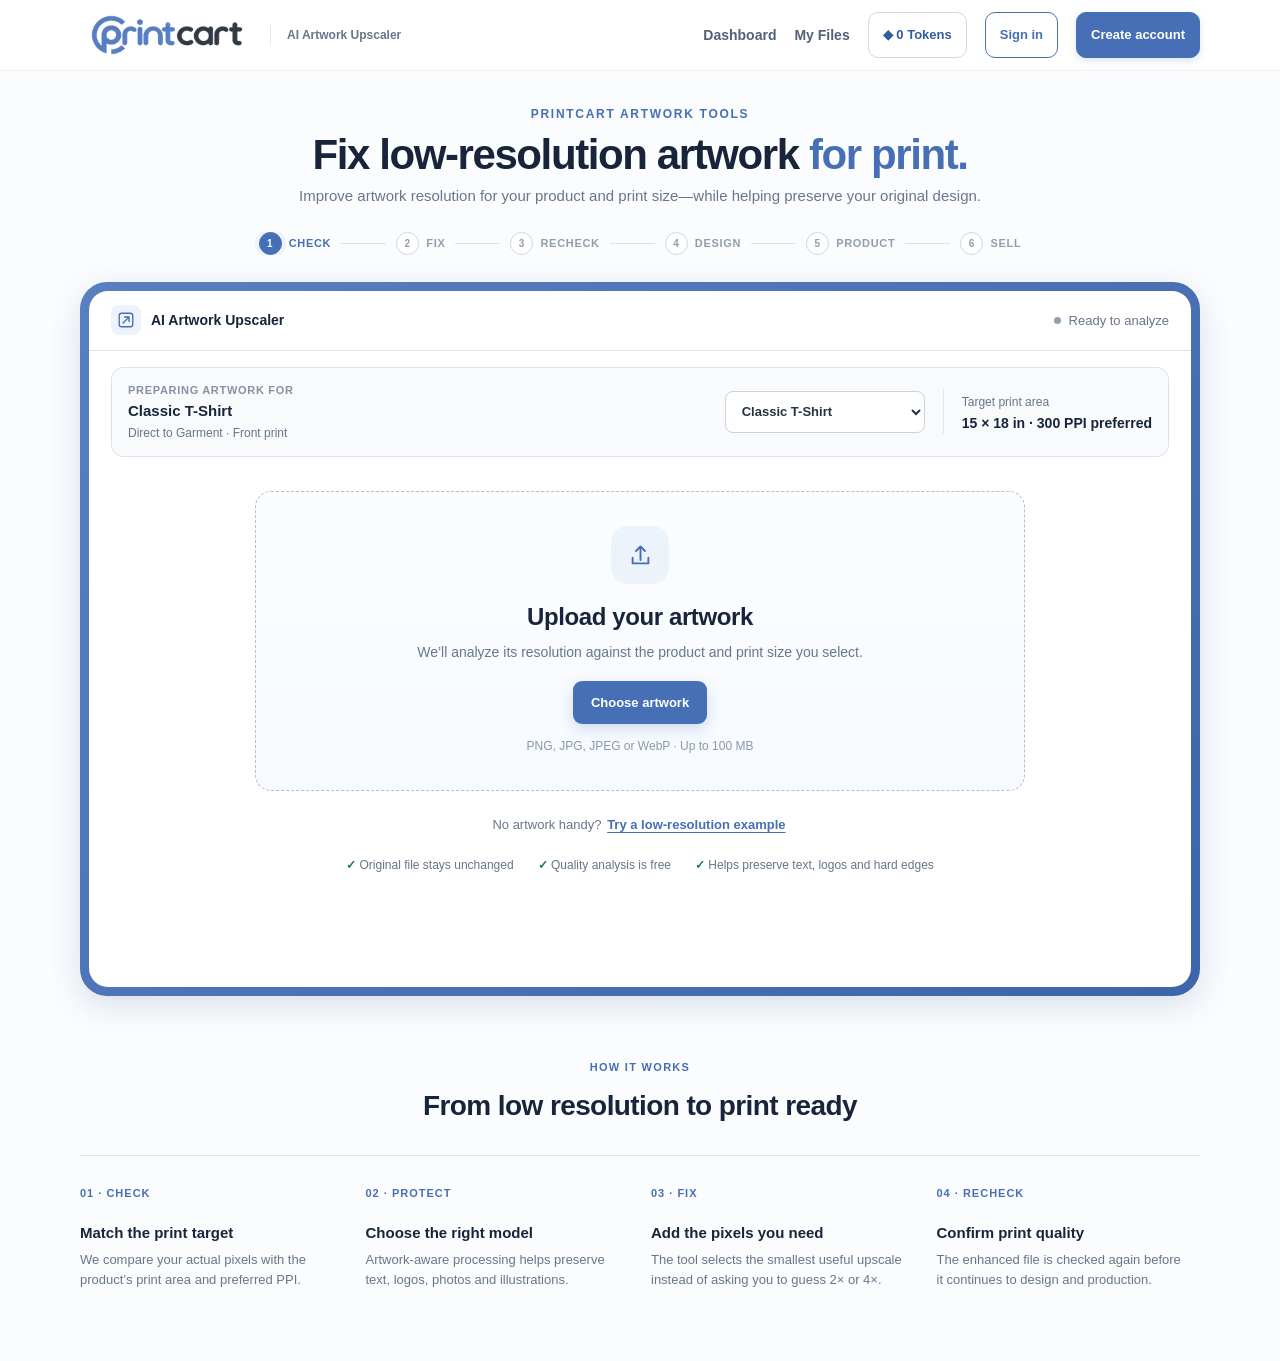
<file: upscale-low-res-artwork.html>
<!doctype html>
<html lang="en">
<head>
  <meta charset="utf-8">
  <meta name="viewport" content="width=device-width, initial-scale=1">
  <meta name="description" content="Printcart AI Artwork Upscaler interactive prototype for improving artwork resolution for print.">
  <meta name="printcart-upscale-endpoint" content="">
  <title>AI Artwork Upscaler · Printcart</title>
  <link rel="icon" type="image/svg+xml" href="data:image/svg+xml,%3Csvg xmlns='http://www.w3.org/2000/svg' viewBox='0 0 64 64'%3E%3Crect width='64' height='64' rx='15' fill='%23466fb5'/%3E%3Cpath d='M19 45V19h16c8 0 13 4 13 11S43 41 35 41h-7v4zm9-12h7c3 0 5-1 5-3s-2-3-5-3h-7z' fill='white'/%3E%3C/svg%3E">
  <style>
    :root{--blue:#466fb5;--blue-dark:#315d9f;--blue-soft:#edf3fb;--navy:#17243a;--ink:#263244;--muted:#68768a;--line:#dfe6ef;--canvas:#f6f8fb;--white:#fff;--green:#23764f;--green-bg:#edf8f2;--amber:#9a6500;--amber-bg:#fff7e6;--red:#ae3838;--red-bg:#fff0ef;--shadow:0 18px 55px rgba(29,48,78,.10);--radius:18px;--font:Inter,"Segoe UI",Arial,sans-serif}
    *{box-sizing:border-box}html{scroll-behavior:smooth}body{margin:0;overflow-x:hidden;background:#fbfcfe;color:var(--ink);font-family:var(--font);font-size:16px;line-height:1.5}button,input,select{font:inherit}button{cursor:pointer}.hidden,[hidden]{display:none!important}
    .header{border-bottom:1px solid #edf0f5;background:rgba(255,255,255,.96)}.header-inner{width:min(1120px,calc(100% - 48px));height:70px;margin:auto;display:flex;align-items:center;justify-content:space-between;gap:24px}.brand{display:flex;align-items:center;flex:0 0 auto}.brand-logo{display:block;width:174px;height:auto}.header-nav{display:flex;align-items:center;gap:16px}.nav-link{border:0;background:none;color:#5c6a7d;font-size:14px}.nav-link.active{color:var(--blue-dark);font-weight:750}.wallet{padding:8px 12px;border:1px solid #ccd9eb;border-radius:9px;background:#fff;color:var(--blue-dark);font-size:13px;font-weight:800}.account-name{max-width:130px;overflow:hidden;color:var(--ink);font-size:12px;font-weight:750;text-overflow:ellipsis;white-space:nowrap}.avatar{display:grid;place-items:center;width:34px;height:34px;border:0;border-radius:50%;background:var(--navy);color:#fff;font-size:12px;font-weight:800}
    main{width:min(1120px,calc(100% - 48px));min-width:0;margin:0 auto;padding:34px 0 72px}.intro{text-align:center}.eyebrow{margin:0;color:var(--blue);font-size:12px;font-weight:850;letter-spacing:1.7px}.intro h1{margin:8px 0 7px;overflow-wrap:anywhere;color:var(--navy);font-size:clamp(30px,4vw,42px);line-height:1.13;letter-spacing:-1.4px}.intro h1 span{color:var(--blue)}.intro-copy{margin:0;color:var(--muted);font-size:15px}.flow{display:flex;max-width:100%;align-items:center;justify-content:center;gap:0;margin:24px 0 27px;padding:0;list-style:none;overflow-x:auto}.flow li:not(.connector){display:flex;align-items:center;gap:7px;color:#929dac;font-size:11px;font-weight:850;letter-spacing:.7px;white-space:nowrap}.flow .dot{display:grid;place-items:center;width:23px;height:23px;border:1px solid #ced7e3;border-radius:50%;background:#fff;font-size:10px}.flow li.active{color:var(--blue)}.flow li.active .dot{border-color:var(--blue);background:var(--blue);color:#fff;box-shadow:0 0 0 4px var(--blue-soft)}.flow li.done{color:var(--green)}.flow li.done .dot{border-color:var(--green);background:var(--green);color:#fff}.connector{width:45px;height:1px;margin:0 10px;background:#dbe2eb;flex:0 0 auto}
    .tool-frame{max-width:100%;min-width:0;padding:9px;border-radius:27px;background:linear-gradient(135deg,#587fc0,#3d66aa);box-shadow:0 10px 32px rgba(41,76,132,.16)}.tool{max-width:100%;min-width:0;overflow:hidden;border-radius:19px;background:#fff}.tool-head{height:60px;padding:0 22px;display:flex;align-items:center;justify-content:space-between;border-bottom:1px solid var(--line)}.tool-name{min-width:0;display:flex;align-items:center;gap:10px;color:var(--navy);font-size:14px;font-weight:800}.tool-icon{display:grid;place-items:center;flex:0 0 auto;width:30px;height:30px;border-radius:8px;background:var(--blue-soft);color:var(--blue)}.tool-icon svg{width:18px;fill:none;stroke:currentColor;stroke-width:1.8;stroke-linecap:round;stroke-linejoin:round}.status{display:flex;align-items:center;gap:8px;color:var(--muted);font-size:13px}.status i{width:7px;height:7px;border-radius:50%;background:#90a0b4}.status[data-state="working"]{color:var(--blue)}.status[data-state="working"] i{background:var(--blue);animation:pulse 1s infinite}.status[data-state="success"]{color:var(--green)}.status[data-state="success"] i{background:var(--green)}@keyframes pulse{50%{opacity:.25}}
    .context{display:grid;grid-template-columns:minmax(0,1fr) auto auto;align-items:center;gap:18px;margin:16px 22px 0;padding:14px 16px;border:1px solid #d8e1ed;border-radius:12px;background:#f8fafc}.context-label{display:block;color:#8592a3;font-size:11px;font-weight:800;letter-spacing:.7px;text-transform:uppercase}.context strong{display:block;margin-top:2px;color:var(--navy);font-size:15px}.context p{margin:1px 0 0;color:var(--muted);font-size:12px}.select-wrap{position:relative}.select-wrap select{min-width:200px;height:42px;padding:0 35px 0 12px;border:1px solid #c7d3e2;border-radius:8px;background:#fff;color:var(--ink);font-size:13px;font-weight:700}.target{padding-left:18px;border-left:1px solid var(--line)}.target b{display:block;color:var(--navy);font-size:14px}.target span{color:var(--muted);font-size:12px}
    .screen{max-width:100%;min-width:0;min-height:530px;padding:34px 30px 38px}.upload-layout{max-width:770px;margin:auto}.dropzone{min-height:300px;display:grid;place-items:center;padding:28px;border:1.5px dashed #aebed3;border-radius:16px;background:linear-gradient(#fbfdff,#f7faff);text-align:center;transition:.2s}.dropzone.drag{border-color:var(--blue);background:var(--blue-soft);transform:scale(.995)}.upload-symbol{display:grid;place-items:center;width:58px;height:58px;margin:0 auto 15px;border-radius:16px;background:var(--blue-soft);color:var(--blue)}.upload-symbol svg{width:27px;fill:none;stroke:currentColor;stroke-width:1.7;stroke-linecap:round;stroke-linejoin:round}.dropzone h2{margin:0;color:var(--navy);font-size:24px;letter-spacing:-.4px}.dropzone p{margin:7px 0 18px;color:var(--muted);font-size:14px}.btn{min-height:43px;padding:9px 17px;border:1px solid transparent;border-radius:9px;font-size:13px;font-weight:800}.btn.primary{background:var(--blue);color:#fff;box-shadow:0 5px 14px rgba(70,111,181,.22)}.btn.primary:hover{background:var(--blue-dark)}.btn.secondary{border-color:#c7d3e2;background:#fff;color:var(--blue-dark)}.btn.ghost{background:transparent;color:var(--muted)}.formats{display:block;margin-top:13px;color:#8c98a8;font-size:12px}.trust-row{display:flex;justify-content:center;gap:24px;margin-top:20px;color:#66758a;font-size:12px}.trust-row b{color:var(--green)}.sample{margin:22px 0 0;text-align:center;color:var(--muted);font-size:13px}.link-btn{padding:2px;border:0;background:none;color:var(--blue);font-weight:750;text-decoration:underline;text-underline-offset:3px}
    .analysis-layout{display:grid;grid-template-columns:minmax(0,1.05fr) minmax(340px,.95fr);gap:22px}.preview-card,.quality-card{border:1px solid var(--line);border-radius:14px;background:#fff}.preview-head,.card-head{display:flex;align-items:center;justify-content:space-between;gap:16px;padding:15px 17px;border-bottom:1px solid var(--line)}.preview-head strong,.card-head h2{margin:0;color:var(--navy);font-size:15px}.file-meta{color:var(--muted);font-size:12px}.canvas{min-height:360px;display:grid;place-items:center;padding:30px;background:repeating-conic-gradient(#f1f4f8 0 25%,#e8edf3 0 50%) 50%/20px 20px}.artwork{position:relative;width:min(330px,82%);aspect-ratio:1;display:grid;place-items:center;overflow:hidden;border-radius:3px;background:linear-gradient(145deg,#12283d,#2b6474);box-shadow:0 15px 36px rgba(23,36,58,.23);color:#fff}.artwork img{width:100%;height:100%;object-fit:contain;background:#fff}.sample-art{padding:24px;text-align:center}.sample-art .north{display:block;font-size:38px;font-weight:300;letter-spacing:8px;line-height:1}.sample-art .studio{display:block;margin-top:11px;font-size:17px;font-weight:850;letter-spacing:10px}.sample-art small{display:block;margin-top:28px;color:#b9d2dc;letter-spacing:2px}.pixel-overlay{position:absolute;inset:0;background-image:linear-gradient(rgba(255,255,255,.06) 1px,transparent 1px),linear-gradient(90deg,rgba(255,255,255,.06) 1px,transparent 1px);background-size:7px 7px;pointer-events:none}.quality-card{padding-bottom:16px}.card-head h2{font-size:20px}.badge{padding:5px 9px;border-radius:99px;background:var(--red-bg);color:var(--red);font-size:11px;font-weight:850;letter-spacing:.5px}.badge.good{background:var(--green-bg);color:var(--green)}.quality-body{padding:18px}.quality-summary{display:flex;align-items:flex-start;gap:12px;padding:13px;border-radius:10px;background:var(--red-bg);color:var(--red)}.quality-summary .warn{display:grid;place-items:center;flex:0 0 auto;width:26px;height:26px;border-radius:50%;background:#fff;font-weight:900}.quality-summary strong,.quality-summary span{display:block}.quality-summary strong{font-size:13px}.quality-summary span{margin-top:2px;font-size:12px}.metrics{margin:16px 0;border-top:1px solid var(--line)}.metric{display:grid;grid-template-columns:1fr auto;gap:14px;padding:11px 2px;border-bottom:1px solid var(--line)}.metric span{color:var(--muted);font-size:12px}.metric strong{color:var(--navy);font-size:13px;text-align:right}.metric strong.bad{color:var(--red)}.recommend{padding:14px;border:1px solid #c8d7eb;border-radius:10px;background:var(--blue-soft)}.recommend-label{color:var(--blue);font-size:10px;font-weight:850;letter-spacing:1px}.recommend-main{display:flex;align-items:center;justify-content:space-between;gap:12px;margin-top:4px}.recommend-main strong{color:var(--navy);font-size:16px}.recommend-main span{color:var(--blue-dark);font-size:12px;font-weight:800}.preserve{margin:12px 0 0;color:var(--muted);font-size:12px}.preserve b{color:var(--green)}.action-row{display:flex;justify-content:flex-end;gap:9px;margin-top:17px}
    .handoff{max-width:860px;margin:0 auto}.handoff-origin{display:flex;align-items:center;justify-content:space-between;gap:18px;margin-bottom:18px;padding:13px 15px;border:1px solid #c7d7ec;border-radius:11px;background:var(--blue-soft)}.handoff-origin>div{display:flex;align-items:center;gap:11px}.handoff-origin-icon{display:grid;place-items:center;width:32px;height:32px;border-radius:8px;background:#fff;color:var(--blue);font-weight:900}.handoff-origin strong,.handoff-origin span{display:block}.handoff-origin strong{color:var(--navy);font-size:13px}.handoff-origin span{color:var(--muted);font-size:12px}.handoff-origin b{color:var(--green);font-size:11px;letter-spacing:.6px}.handoff-card{padding:23px;border:1px solid var(--line);border-radius:14px}.handoff-title{text-align:center}.handoff-title span{color:var(--blue);font-size:10px;font-weight:850;letter-spacing:1.2px}.handoff-title h2{margin:6px 0 4px;color:var(--navy);font-size:24px}.handoff-title p{margin:0;color:var(--muted);font-size:13px}.resolution-path{display:grid;grid-template-columns:1fr 54px 1fr;align-items:center;gap:14px;margin:24px 0}.resolution-node{padding:18px;border:1px solid var(--line);border-radius:12px;background:#fafbfd}.resolution-node.target-node{border-color:#bcd0e9;background:var(--blue-soft)}.resolution-node span,.resolution-node strong,.resolution-node small{display:block}.resolution-node span{color:var(--muted);font-size:11px}.resolution-node strong{margin-top:4px;color:var(--navy);font-size:20px}.resolution-node small{margin-top:3px;color:var(--red);font-size:12px;font-weight:750}.resolution-node.target-node small{color:var(--green)}.path-arrow{display:grid;place-items:center;width:40px;height:40px;margin:auto;border-radius:50%;background:var(--blue);color:#fff;font-size:21px}.fix-spec{display:grid;grid-template-columns:repeat(3,1fr);gap:9px}.fix-spec div{padding:11px 12px;border:1px solid var(--line);border-radius:9px}.fix-spec span,.fix-spec strong{display:block}.fix-spec span{color:var(--muted);font-size:11px}.fix-spec strong{margin-top:2px;color:var(--navy);font-size:13px}.handoff-footer{display:flex;align-items:center;justify-content:space-between;gap:18px;margin-top:18px;padding-top:18px;border-top:1px solid var(--line)}.token-cost span,.token-cost strong{display:block}.token-cost span{color:var(--muted);font-size:11px}.token-cost strong{color:var(--navy);font-size:15px}.handoff-footer .btn{min-width:190px}
    .processing{text-align:center}.process-orbit{position:relative;width:110px;height:110px;margin:22px auto 18px;display:grid;place-items:center;border-radius:50%;background:conic-gradient(var(--blue) var(--progress,0%),#e7ecf3 0)}.process-orbit:before{content:"";position:absolute;inset:8px;border-radius:50%;background:#fff}.process-orbit strong{position:relative;color:var(--navy);font-size:22px}.processing h2{margin:0;color:var(--navy);font-size:25px}.processing>p{margin:5px 0;color:var(--muted);font-size:14px}.steps{width:min(650px,100%);margin:28px auto 0;display:grid;grid-template-columns:repeat(4,1fr);gap:9px}.step{padding:14px 9px;border:1px solid var(--line);border-radius:10px;color:#8490a0;font-size:12px;font-weight:750}.step i{display:grid;place-items:center;width:24px;height:24px;margin:0 auto 8px;border:1px solid #cbd5e1;border-radius:50%;font-style:normal}.step.done{border-color:#cde6d8;background:var(--green-bg);color:var(--green)}.step.active{border-color:#b9cce7;background:var(--blue-soft);color:var(--blue)}.step.active i{border-color:var(--blue);background:var(--blue);color:#fff}
    .success-banner{display:flex;align-items:center;gap:13px;margin-bottom:20px;padding:15px 17px;border:1px solid #c9e4d5;border-radius:12px;background:var(--green-bg)}.check{display:grid;place-items:center;width:34px;height:34px;border-radius:50%;background:var(--green);color:#fff;font-weight:900}.success-banner h2{margin:0;color:var(--green);font-size:18px}.success-banner p{margin:1px 0 0;color:#557262;font-size:12px}.comparison{display:grid;grid-template-columns:1fr 46px 1fr;align-items:center;gap:14px}.compare-card{overflow:hidden;border:1px solid var(--line);border-radius:13px}.compare-visual{position:relative;min-height:230px;display:grid;place-items:center;background:linear-gradient(145deg,#12283d,#2b6474);color:#fff}.compare-visual.before{filter:saturate(.85)}.compare-visual.before .compare-art{filter:blur(.7px)}.compare-art{text-align:center}.compare-art strong{display:block;font-size:28px;font-weight:300;letter-spacing:7px}.compare-art span{display:block;margin-top:8px;font-size:13px;font-weight:800;letter-spacing:8px}.compare-visual img{width:100%;height:230px;object-fit:contain;background:#fff}.compare-label{position:absolute;left:10px;top:10px;padding:4px 8px;border-radius:5px;background:rgba(23,36,58,.8);font-size:10px;font-weight:800}.compare-meta{padding:13px 15px}.compare-meta strong{display:block;color:var(--navy);font-size:14px}.compare-meta span{color:var(--muted);font-size:12px}.compare-arrow{display:grid;place-items:center;width:38px;height:38px;border-radius:50%;background:var(--blue-soft);color:var(--blue);font-size:20px}.result-facts{display:grid;grid-template-columns:repeat(3,1fr);gap:10px;margin-top:16px}.fact{padding:11px 13px;border:1px solid var(--line);border-radius:9px}.fact span,.fact strong{display:block}.fact span{color:var(--muted);font-size:11px}.fact strong{margin-top:2px;color:var(--navy);font-size:13px}.fact strong.good{color:var(--green)}.fact strong.warning{color:var(--amber)}.fact strong.bad{color:var(--red)}.verify-note{display:flex;align-items:center;justify-content:space-between;gap:14px;margin-top:15px;padding:12px 14px;border:1px solid #d6dfeb;border-radius:10px;background:#f8fafc}.verify-note p{margin:0;color:var(--muted);font-size:12px}.verify-note strong{color:var(--navy)}.verify-actions{display:flex;gap:8px;flex:0 0 auto}.final-actions{display:flex;align-items:center;justify-content:space-between;gap:14px;margin-top:14px}.final-actions p{margin:0;color:var(--muted);font-size:12px}.buttons{display:flex;gap:9px;flex-wrap:wrap;justify-content:flex-end}
    .dialog-backdrop{position:fixed;inset:0;z-index:50;display:grid;place-items:center;padding:20px;background:rgba(18,31,50,.47);backdrop-filter:blur(3px)}.dialog{width:min(470px,100%);padding:24px;border-radius:16px;background:#fff;box-shadow:0 25px 80px rgba(0,0,0,.25)}.dialog-icon{display:grid;place-items:center;width:42px;height:42px;border-radius:11px;background:var(--blue-soft);color:var(--blue);font-size:20px}.dialog h2{margin:13px 0 5px;color:var(--navy);font-size:21px}.dialog>p{margin:0;color:var(--muted);font-size:13px}.receipt{margin:17px 0;padding:4px 13px;border:1px solid var(--line);border-radius:10px;background:#fafbfd}.receipt div{display:flex;justify-content:space-between;padding:10px 0;border-bottom:1px solid var(--line);font-size:13px}.receipt div:last-child{border:0}.receipt span{color:var(--muted)}.receipt strong{color:var(--navy)}.receipt .balance strong{color:var(--green)}.dialog-actions{display:flex;justify-content:flex-end;gap:9px}.toast{position:fixed;right:22px;bottom:22px;z-index:80;padding:12px 16px;border-radius:9px;background:var(--navy);color:#fff;box-shadow:var(--shadow);font-size:13px;animation:toastIn .25s ease}@keyframes toastIn{from{transform:translateY(10px);opacity:0}}
    .auth-link{padding:7px 10px;border:1px solid var(--blue);border-radius:8px;background:#fff;color:var(--blue);font-size:12px;font-weight:750}.auth-link.primary{background:var(--blue);color:#fff}.auth-dialog{position:relative;width:min(540px,100%)}.modal-close{position:absolute;right:14px;top:14px;width:34px;height:34px;border:0;border-radius:8px;background:#f1f4f8;color:var(--muted);font-size:20px}.auth-kicker{color:var(--blue);font-size:11px;font-weight:850;letter-spacing:1px}.auth-tabs{display:flex;gap:4px;margin:17px 0 12px;padding:4px;border-radius:10px;background:#edf1f6}.auth-tabs button{flex:1;padding:10px;border:0;border-radius:7px;background:transparent;color:var(--muted);font-weight:750}.auth-tabs button[aria-selected="true"]{background:#fff;color:var(--blue);box-shadow:0 1px 4px rgba(35,54,78,.1)}.auth-field{display:grid;gap:5px;margin:10px 0;text-align:left}.auth-field span{color:var(--muted);font-size:12px;font-weight:700}.auth-field input{width:100%;height:46px;padding:9px 11px;border:1px solid var(--line);border-radius:9px;outline:0}.auth-field input:focus{border-color:var(--blue);box-shadow:0 0 0 3px rgba(70,111,181,.14)}.auth-forgot{display:block;margin-left:auto;padding:2px;border:0;background:transparent;color:var(--blue);font-size:12px;font-weight:750}.auth-check{display:flex;align-items:flex-start;gap:8px;margin:10px 0;color:var(--muted);font-size:12px}.auth-status{min-height:18px;margin:6px 0;color:var(--red);font-size:12px}.auth-submit{width:100%;margin-top:6px}.auth-note{margin-top:13px!important;padding-top:12px;border-top:1px solid var(--line)}
    .how{margin-top:58px}.section-title{text-align:center}.section-title span{color:var(--blue);font-size:11px;font-weight:850;letter-spacing:1.3px}.section-title h2{margin:7px 0 0;color:var(--navy);font-size:28px;letter-spacing:-.6px}.how-grid{display:grid;grid-template-columns:repeat(4,1fr);gap:22px;margin-top:28px;border-top:1px solid var(--line);padding-top:24px}.how-grid article{padding-right:12px}.how-grid b{color:var(--blue);font-size:11px;letter-spacing:1px}.how-grid h3{margin:18px 0 6px;color:var(--navy);font-size:15px}.how-grid p{margin:0;color:var(--muted);font-size:13px}
    @media(max-width:800px){.header-inner,main{width:calc(100% - 24px)}.header-nav .nav-link{display:none}.intro h1{font-size:31px}.flow{justify-content:flex-start}.context{grid-template-columns:1fr auto}.target{grid-column:1/-1;padding:10px 0 0;border-left:0;border-top:1px solid var(--line)}.analysis-layout{grid-template-columns:1fr}.screen{padding:24px 16px}.comparison,.resolution-path{grid-template-columns:1fr}.compare-arrow,.path-arrow{margin:auto;transform:rotate(90deg)}.result-facts{grid-template-columns:1fr}.how-grid{grid-template-columns:1fr 1fr}.final-actions{align-items:stretch;flex-direction:column}.buttons{display:grid;grid-template-columns:1fr 1fr}.buttons .btn{width:100%}}
    @media(max-width:520px){.header-inner{height:62px;gap:10px}.header-nav{gap:8px}.wallet{padding-inline:8px;font-size:0}.wallet strong{font-size:12px}.avatar{display:none}.brand-logo{width:150px}.intro{text-align:left}.intro-copy{font-size:14px}.tool-frame{margin-inline:-4px;padding:6px;border-radius:21px}.tool-head{padding:0 14px}.status span{display:none}.context{grid-template-columns:minmax(0,1fr);margin:12px 12px 0}.context>*,.analysis-layout>*,.comparison>*{min-width:0}.select-wrap select{width:100%;min-width:0}.screen{min-height:550px;padding:22px 12px 28px}.trust-row{align-items:flex-start;flex-direction:column;gap:7px;padding-left:18px}.handoff-origin,.handoff-footer,.verify-note{align-items:flex-start;flex-direction:column}.handoff-origin b{padding-left:43px}.fix-spec{grid-template-columns:1fr}.handoff-footer .btn{width:100%}.steps{grid-template-columns:1fr 1fr}.how-grid{grid-template-columns:1fr}.buttons{grid-template-columns:1fr}.dialog-actions{display:grid;grid-template-columns:1fr 1fr}.dialog-actions .btn{width:100%}}
    @media(max-width:700px){.verify-actions{width:100%;display:grid;grid-template-columns:1fr}.verify-actions .btn{width:100%}}
    /* Final UX pass: quality states, shared-wallet recovery, contextual handoff and 100% inspection. */
    .badge.warning{background:var(--amber-bg);color:var(--amber)}.quality-summary.warning{background:var(--amber-bg);color:var(--amber)}.quality-summary.good{background:var(--green-bg);color:var(--green)}.metric strong.warning{color:var(--amber)}.metric strong.good{color:var(--green)}.recommend[hidden]{display:none}.action-row .btn[hidden]{display:none}.handoff-actions{display:flex;justify-content:flex-end;gap:9px;flex-wrap:wrap}.resolution-scope{margin:14px 0 0;padding:10px 12px;border-radius:9px;background:#f8fafc;color:var(--muted);font-size:12px;text-align:center}.resolution-scope strong{color:var(--navy)}.result-caution{margin:10px 0 0;color:var(--muted);font-size:12px}.zoom-button{position:absolute;right:10px;bottom:10px;z-index:2;min-height:36px;padding:7px 10px;border:1px solid rgba(255,255,255,.55);border-radius:7px;background:rgba(23,36,58,.86);color:#fff;font-size:12px;font-weight:800}.zoom-dialog{position:relative;width:min(920px,100%);max-height:calc(100dvh - 40px);display:flex;flex-direction:column}.zoom-dialog h2{padding-right:42px}.zoom-viewport{min-height:280px;max-height:65vh;margin-top:16px;overflow:auto;border:1px solid var(--line);border-radius:10px;background:repeating-conic-gradient(#f1f4f8 0 25%,#e8edf3 0 50%) 50%/20px 20px}.zoom-viewport img{display:block;max-width:none;width:auto;height:auto}.zoom-sample{width:800px;height:800px;display:grid;place-items:center;background:linear-gradient(145deg,#12283d,#2b6474);color:#fff}.zoom-sample div{text-align:center}.zoom-sample strong{display:block;font-size:70px;font-weight:300;letter-spacing:18px}.zoom-sample span{display:block;margin-top:20px;font-size:32px;font-weight:850;letter-spacing:20px}.wallet-shortage .receipt{margin-bottom:8px}.wallet-shortage .missing strong{color:var(--red)}.wallet-note{margin:10px 0 17px!important;font-size:12px!important}.dialog-actions.split{justify-content:space-between}
    @media(max-width:520px){.handoff-actions{width:100%;display:grid;grid-template-columns:1fr}.handoff-actions .btn{width:100%}.action-row{display:grid;grid-template-columns:1fr}.action-row .btn{width:100%}.zoom-dialog{max-height:calc(100dvh - 20px);padding:20px 16px}.dialog-backdrop{padding:10px}.zoom-sample{width:600px;height:600px}.dialog-actions.split{grid-template-columns:1fr}}
    /* Shared Printcart signed-in header: global nav, wallet, and one account entry. */
    .wallet{min-height:40px;border-radius:10px}.account-menu-wrap{position:relative;display:flex;align-items:center}.account-menu-wrap>.avatar{width:38px;height:38px;border:2px solid #fff;box-shadow:0 0 0 1px #d7e0ec;transition:.18s}.account-menu-wrap>.avatar:hover,.account-menu-wrap>.avatar[aria-expanded="true"]{box-shadow:0 0 0 3px rgba(70,111,181,.18)}.account-menu{position:absolute;z-index:90;right:0;top:calc(100% + 10px);width:232px;padding:7px;border:1px solid var(--line);border-radius:12px;background:#fff;box-shadow:0 16px 38px rgba(23,36,58,.18)}.account-menu-identity{padding:10px 11px 12px;border-bottom:1px solid var(--line)}.account-menu-identity strong,.account-menu-identity span{display:block;overflow:hidden;text-overflow:ellipsis;white-space:nowrap}.account-menu-identity strong{font-size:13px}.account-menu-identity span{margin-top:2px;color:var(--muted);font-size:11px}.account-menu button{width:100%;padding:9px 10px;border:0;border-radius:7px;background:transparent;color:var(--ink);font-size:12px;font-weight:700;text-align:left}.account-menu button:hover{background:var(--blue-soft);color:var(--blue-dark)}.account-menu .account-menu-signout{color:var(--red)}.account-menu .account-menu-signout:hover{background:var(--red-bg);color:var(--red)}
    @media(max-width:520px){.account-menu-wrap>.avatar{display:grid}.account-menu{position:fixed;right:12px;top:64px}}
    .brand{gap:16px}.header-brand-divider{width:1px;height:20px;background:var(--line)}.header-tool-name{color:var(--muted);font-size:12px;font-weight:650;white-space:nowrap}.nav-link,.nav-link.active{color:#526176;font-weight:650}.nav-link:hover{color:var(--blue-dark)}
    @media(max-width:800px){.header-brand-divider,.header-tool-name{display:none}}
    /* Unified Printcart global-header sizing and color tokens. */
    .header-nav{gap:18px}.nav-link,.nav-link.active{display:inline-flex;align-items:center;min-height:46px;padding:0;color:#526176;font-size:14px;font-weight:650}.wallet{min-height:46px;padding:0 14px;border:1px solid #ccd9eb;border-radius:10px;background:#fff;color:#315d9f;font-size:13px;font-weight:800}.wallet:hover{border-color:#aebed4;background:#f8fbff}.auth-link{display:inline-flex;align-items:center;justify-content:center;min-height:46px;padding:0 14px;border-radius:10px;font-size:13px;font-weight:750}.auth-link.primary{box-shadow:0 3px 9px rgba(49,93,159,.16)}.account-menu-wrap>.avatar{width:40px;height:40px}
    @media(max-width:520px){.header-nav{gap:8px}.wallet{padding-inline:8px;font-size:0}.wallet strong{font-size:13px}}
  </style>
</head>
<body>
  <header class="header"><div class="header-inner"><div class="brand"><img class="brand-logo" src="[data-uri]" width="256" height="66" alt="Printcart"></div><nav class="header-nav" aria-label="Primary navigation"><button class="nav-link">Dashboard</button><button class="nav-link active">AI Tools</button><button class="wallet" id="walletButton">◆ <strong id="walletValue">0</strong> Tokens</button><span class="account-name" id="headerAccountName" hidden></span><button class="avatar" id="headerAvatar" aria-label="Account" hidden>PC</button><button class="auth-link" id="headerSignIn">Sign in</button><button class="auth-link primary" id="headerCreateAccount">Create account</button></nav></div></header>
  <main>
    <section class="intro"><p class="eyebrow">PRINTCART ARTWORK TOOLS</p><h1>Fix low-resolution artwork <span>for print.</span></h1><p class="intro-copy">Improve artwork resolution for your product and print size—while helping preserve your original design.</p></section>
    <ol class="flow" id="flow"><li class="active" data-flow="check"><span class="dot">1</span>CHECK</li><li class="connector"></li><li data-flow="fix"><span class="dot">2</span>FIX</li><li class="connector"></li><li data-flow="recheck"><span class="dot">3</span>RECHECK</li><li class="connector"></li><li data-flow="design"><span class="dot">4</span>DESIGN</li><li class="connector"></li><li data-flow="product"><span class="dot">5</span>PRODUCT</li><li class="connector"></li><li data-flow="sell"><span class="dot">6</span>SELL</li></ol>
    <div class="tool-frame"><section class="tool" aria-label="Upscale low-resolution artwork tool">
      <div class="tool-head"><div class="tool-name"><span class="tool-icon"><svg viewBox="0 0 24 24"><path d="M8 16 16 8M10 8h6v6M6 3h12a3 3 0 0 1 3 3v12a3 3 0 0 1-3 3H6a3 3 0 0 1-3-3V6a3 3 0 0 1 3-3Z"/></svg></span>AI Artwork Upscaler</div><div class="status" id="status" data-state="idle"><i></i><span id="statusText">Ready to analyze</span></div></div>
      <section class="context" aria-label="Print target"><div><span class="context-label">Preparing artwork for</span><strong id="productName">Classic T-Shirt</strong><p id="productDetail">Direct to Garment · Front print</p></div><div class="select-wrap"><select id="productSelect" aria-label="Choose product"><option value="card">Business Card</option><option value="shirt" selected>Classic T-Shirt</option><option value="hoodie">Pullover Hoodie</option><option value="poster">Art Poster</option><option value="mug">Ceramic Mug</option></select></div><div class="target"><span>Target print area</span><b id="targetSize">15 × 18 in · 300 PPI</b></div></section>

      <section class="screen" id="uploadScreen"><div class="upload-layout"><div class="dropzone" id="dropzone"><div><span class="upload-symbol"><svg viewBox="0 0 24 24"><path d="M12 16V4m0 0L8 8m4-4 4 4M5 14v5h14v-5"/></svg></span><h2>Upload your artwork</h2><p>We’ll analyze its resolution against the product and print size you select.</p><input id="fileInput" type="file" accept="image/png,image/jpeg,image/webp" hidden><button class="btn primary" id="browseButton">Choose artwork</button><span class="formats">PNG, JPG, JPEG or WebP · Up to 100 MB</span></div></div><p class="sample">No artwork handy? <button class="link-btn" id="sampleButton">Try a low-resolution example</button></p><div class="trust-row"><span><b>✓</b> Original file stays unchanged</span><span><b>✓</b> Quality analysis is free</span><span><b>✓</b> Helps preserve text, logos and hard edges</span></div></div></section>

      <section class="screen hidden" id="handoffScreen"><div class="handoff"><div class="handoff-origin"><div><span class="handoff-origin-icon">✓</span><span><strong>Low resolution detected by Check Print</strong><span id="handoffOriginMeta">Business Card · Front &amp; Back · Logo_RGB.png</span></span></div><b>FROM CHECK PRINT</b></div><article class="handoff-card"><div class="handoff-title"><span>RECOMMENDED ACTION</span><h2>AI Artwork Upscaler</h2><p>Your artwork, selected product and print settings have been carried over.</p></div><div class="resolution-path"><div class="resolution-node"><span>Current resolution</span><strong id="handoffCurrent">112 PPI</strong><small id="handoffPpi">397 × 238 px · Must Fix</small></div><div class="path-arrow">›</div><div class="resolution-node target-node"><span>Preferred resolution</span><strong id="handoffTarget">300 PPI</strong><small id="handoffRequiredPpi">1063 × 638 px · Product target</small></div></div><div class="fix-spec"><div><span>Enhancement</span><strong id="handoffScale">2.7× upscale</strong></div><div><span>Processing model</span><strong>Graphics-safe</strong></div><div><span>Preserve mode</span><strong>Text, logos &amp; edges</strong></div></div><p class="resolution-scope"><strong>Resolution only.</strong> Check Print determines overall production readiness.</p><div class="handoff-footer"><div class="token-cost"><span>AI processing fee</span><strong id="handoffTokenCost">300 tokens · Balance 1,200</strong></div><div class="handoff-actions"><button class="btn secondary" id="backToCheckButton">Back to Check Print</button><button class="btn primary" id="handoffUpscaleButton">Upscale Artwork</button></div></div></article></div></section>

      <section class="screen hidden" id="analysisScreen"><div class="analysis-layout"><article class="preview-card"><div class="preview-head"><strong>Artwork preview</strong><span class="file-meta" id="fileMeta">north-studio.png · 1200 × 1200 px</span></div><div class="canvas"><div class="artwork"><img id="artworkImage" alt="Uploaded artwork preview" hidden><div class="sample-art" id="sampleArt"><span class="north">NORTH</span><span class="studio">STUDIO</span><small>EST. 2026</small></div><i class="pixel-overlay"></i></div></div></article><article class="quality-card"><div class="card-head"><h2>Artwork quality</h2><span class="badge" id="qualityBadge">MUST FIX</span></div><div class="quality-body"><div class="quality-summary" id="qualitySummary"><span class="warn" id="qualityIcon">!</span><div><strong id="qualityTitle">This artwork is too small for this product.</strong><span id="qualityCopy">It may look soft or pixelated when printed at full size.</span></div></div><div class="metrics"><div class="metric"><span>Current artwork</span><strong id="currentPixels">1200 × 1200 px</strong></div><div class="metric"><span>Target print size</span><strong id="metricTarget">12 × 12 in</strong></div><div class="metric"><span>Current resolution</span><strong class="bad" id="currentPpi">100 PPI · Must Fix</strong></div><div class="metric"><span>Preferred resolution</span><strong id="requiredPixels">3600 × 3600 px · 300 PPI</strong></div></div><div class="recommend" id="recommendationPanel"><span class="recommend-label">RECOMMENDED FIX</span><div class="recommend-main"><strong id="recommendScale">Upscale 3× for print</strong><span id="modelChoice">Graphics-safe model</span></div></div><p class="preserve" id="preserveNote"><b>✓ Preserve mode on</b> · Helps protect text, logos and hard edges. Review small text and fine lines after processing.</p><div class="action-row"><button class="btn secondary" id="replaceButton">Replace</button><button class="btn secondary" id="analysisDesignButton" hidden>Continue to Design</button><button class="btn primary" id="upscaleButton">Upscale for Print · <span id="upscaleTokenCost">300</span> tokens</button></div></div></article></div></section>

      <section class="screen hidden processing" id="processingScreen"><div class="process-orbit" id="orbit"><strong id="progressValue">0%</strong></div><h2>Preparing your artwork for print</h2><p id="processingCopy">Analyzing edges and selecting the safest enhancement model.</p><div class="steps"><div class="step active" data-step="0"><i>1</i>Analyze artwork</div><div class="step" data-step="1"><i>2</i>Protect details</div><div class="step" data-step="2"><i>3</i>Upscale pixels</div><div class="step" data-step="3"><i>4</i>Verify output</div></div></section>

      <section class="screen hidden" id="successScreen"><div class="success-banner"><span class="check">✓</span><div><h2 id="resultHeading">Resolution Target Met</h2><p id="resultSummary">Your artwork now meets the selected resolution target. Run Check Print to verify other production requirements.</p></div></div><div class="comparison"><article class="compare-card"><div class="compare-visual before"><span class="compare-label">BEFORE</span><img class="result-image" alt="Original artwork" hidden><div class="compare-art result-sample"><strong>NORTH</strong><span>STUDIO</span></div><button class="zoom-button" type="button" data-zoom="before">Zoom 100%</button></div><div class="compare-meta"><strong id="beforePixels">1200 × 1200 px</strong><span id="beforePpi">100 PPI at 12 × 12 in</span></div></article><div class="compare-arrow">›</div><article class="compare-card"><div class="compare-visual"><span class="compare-label" id="afterLabel">TARGET MET</span><img class="result-image" alt="Upscaled artwork" hidden><div class="compare-art result-sample"><strong>NORTH</strong><span>STUDIO</span></div><button class="zoom-button" type="button" data-zoom="after">Zoom 100%</button></div><div class="compare-meta"><strong id="afterPixels">3600 × 3600 px</strong><span id="afterPpi">300 PPI at 12 × 12 in</span></div></article></div><p class="result-caution">AI may change small artwork details. Inspect text, logos and fine edges at 100% before using the result.</p><div class="result-facts"><div class="fact"><span>Resolution target</span><strong class="good" id="resolutionResult">MET</strong></div><div class="fact"><span>Enhancement</span><strong id="enhancementFact">3× · Graphics-safe</strong></div><div class="fact"><span>Tokens used</span><strong id="resultTokenCost">300 tokens</strong></div></div><div class="verify-note"><p id="recheckGuidance"><strong>Resolution target met.</strong> Run Check Print to verify bleed, safe area, color and all other production requirements.</p><div class="verify-actions"><button class="btn secondary" id="anotherUpscaleButton">Upscale another artwork</button><button class="btn primary" id="recheckButton">Run Check Print</button></div></div><div class="final-actions"><p>Your original artwork is still available and unchanged. A production AI endpoint must return the enhanced PNG before download or handoff is enabled.</p><div class="buttons"><button class="btn secondary" id="downloadButton">Download PNG</button><button class="btn secondary" id="designButton">Use in Online Design</button></div></div></section>
    </section></div>
    <section class="how"><div class="section-title"><span>HOW IT WORKS</span><h2>From low resolution to print ready</h2></div><div class="how-grid"><article><b>01 · CHECK</b><h3>Match the print target</h3><p>We compare your actual pixels with the product’s print area and preferred PPI.</p></article><article><b>02 · PROTECT</b><h3>Choose the right model</h3><p>Artwork-aware processing helps preserve text, logos, photos and illustrations.</p></article><article><b>03 · FIX</b><h3>Add the pixels you need</h3><p>The tool selects the smallest useful upscale instead of asking you to guess 2× or 4×.</p></article><article><b>04 · RECHECK</b><h3>Confirm print quality</h3><p>The enhanced file is checked again before it continues to design and production.</p></article></div></section>
  </main>

  <div class="dialog-backdrop hidden" id="confirmDialog" role="presentation"><section class="dialog" role="dialog" aria-modal="true" aria-labelledby="dialogTitle"><span class="dialog-icon">✦</span><h2 id="dialogTitle">Upscale this artwork for print?</h2><p>We’ll create a new resolution-ready version. Your original file will not be changed.</p><div class="receipt"><div><span>Quote</span><strong id="dialogQuote">UPQ-300-V1</strong></div><div><span>Target output</span><strong id="dialogOutput">3600 × 3600 px</strong></div><div><span>AI processing</span><strong id="dialogTokenCost">300 tokens</strong></div><div class="balance"><span>Balance after processing</span><strong id="dialogBalance">0 tokens</strong></div></div><div class="dialog-actions"><button class="btn secondary" id="cancelButton">Cancel</button><button class="btn primary" id="confirmButton">Confirm &amp; Upscale</button></div></section></div>
  <div class="dialog-backdrop hidden" id="accountModal"><section class="dialog auth-dialog" role="dialog" aria-modal="true" aria-labelledby="accountModalTitle"><button class="modal-close" id="closeAccountModal" type="button" aria-label="Close">×</button><span class="auth-kicker">PRINTCART ACCOUNT</span><h2 id="accountModalTitle">Sign in</h2><p id="accountModalCopy">Your artwork and print settings will stay open.</p><div class="auth-tabs" role="tablist"><button id="accountSignInTab" type="button" role="tab" aria-selected="true">Sign in</button><button id="accountCreateTab" type="button" role="tab" aria-selected="false">Create account</button></div><form id="accountForm"><label class="auth-field" id="accountNameField" hidden><span>Name</span><input id="accountName" type="text" autocomplete="name"></label><label class="auth-field"><span>Email</span><input id="accountEmail" type="email" autocomplete="email" required></label><label class="auth-field"><span>Password</span><input id="accountPassword" type="password" autocomplete="current-password" minlength="8" required></label><button class="auth-forgot" id="accountForgot" type="button">Forgot password?</button><label class="auth-field" id="accountConfirmField" hidden><span>Confirm password</span><input id="accountPasswordConfirm" type="password" autocomplete="new-password" minlength="8"></label><label class="auth-check" id="accountTermsField" hidden><input id="accountTerms" type="checkbox"><span>I understand this creates a browser-only demo account. Use test information only.</span></label><p class="auth-status" id="accountStatus" role="status"></p><button class="btn primary auth-submit" id="accountSubmit" type="submit">Sign in</button></form><p class="auth-note">Private preview · Uses the same Printcart account as Check Print.</p></section></div>
  <div class="dialog-backdrop hidden" id="insufficientDialog"><section class="dialog wallet-shortage" role="dialog" aria-modal="true" aria-labelledby="insufficientTitle"><span class="dialog-icon">◆</span><h2 id="insufficientTitle">Not Enough Tokens</h2><p>You need more tokens to upscale this artwork.</p><div class="receipt"><div><span>Current balance</span><strong id="insufficientBalance">0 tokens</strong></div><div><span>Required</span><strong id="insufficientRequired">300 tokens</strong></div><div class="missing"><span>Additional tokens needed</span><strong id="insufficientMissing">300 tokens</strong></div></div><p class="wallet-note">Top up through the existing shared Printcart Token Wallet. No separate Upscale wallet will be created.</p><div class="dialog-actions split"><button class="btn secondary" id="insufficientCancel">Not now</button><button class="btn primary" id="topUpTokens">Go to Shared Token Wallet</button></div></section></div>
  <div class="dialog-backdrop hidden" id="zoomDialog"><section class="dialog zoom-dialog" role="dialog" aria-modal="true" aria-labelledby="zoomTitle"><button class="modal-close" id="closeZoom" type="button" aria-label="Close">×</button><h2 id="zoomTitle">Artwork at 100%</h2><p>Scroll to inspect small text, logos and fine edges at actual pixel size.</p><div class="zoom-viewport" id="zoomViewport"></div></section></div>
  <div class="toast hidden" id="toast" role="status"></div>
  <script>
    const products={card:{name:'Business Card',detail:'Digital Print · Front & Back',w:90/25.4,h:54/25.4,minPpi:200,ppi:300,sizeLabel:'90 × 54 mm'},shirt:{name:'Classic T-Shirt',detail:'Direct to Garment · Front print',w:15,h:18,minPpi:150,ppi:300,sizeLabel:'15 × 18 in'},hoodie:{name:'Pullover Hoodie',detail:'Direct to Garment · Front print',w:13,h:16,minPpi:150,ppi:300,sizeLabel:'13 × 16 in'},poster:{name:'Art Poster',detail:'Fine art print · Portrait',w:18,h:24,minPpi:150,ppi:240,sizeLabel:'18 × 24 in'},mug:{name:'Ceramic Mug',detail:'Sublimation · Full wrap',w:9,h:4,minPpi:200,ppi:300,sizeLabel:'9 × 4 in'}};
    const $=id=>document.getElementById(id),PROFILE_KEY='printcart-sell-profile-v1',DEMO_ACCOUNTS_KEY='printcart-demo-accounts-v1',WALLET_KEY='printcart-token-wallet-v1',JOBS_KEY='printcart-upscale-jobs-v1',ARTWORK_DB='printcart-upscale-artwork-v1',initialParams=new URLSearchParams(location.search);
    let source={name:'north-studio.png',w:500,h:500,url:null,blob:null,type:'image/png'},timer=null,entrySource='direct',tokenCost=300,walletBalance=0,handoffContext=null,profile=null,accountMode='signin',pendingAccountAction=null,quoteId='UPQ-300-V1',resultUrl=null,demoMode=initialParams.get('demo')==='1'||location.protocol==='file:';
    function product(){return products[$('productSelect').value]}
    function required(){const p=product();return {w:Math.round(p.w*p.ppi),h:Math.round(p.h*p.ppi)}}
    function recommendation(){const r=required();return Math.max(1,Math.ceil(Math.max(r.w/source.w,r.h/source.h)*10)/10)}
    function currentResolution(){const p=product();return handoffContext?.detectedPpi||Math.round(Math.min(source.w/p.w,source.h/p.h))}
    function qualityState(){const p=product(),ppi=currentResolution();if(ppi>=p.ppi)return{key:'good',label:'GOOD',metric:'Good',icon:'✓',title:'This artwork meets the preferred resolution.',copy:'You can continue without AI processing for the selected print target.'};if(ppi>=p.minPpi)return{key:'warning',label:'WARNING',metric:'Warning',icon:'!',title:'This artwork is below the preferred resolution.',copy:'It may still be usable, but AI Artwork Upscaler can improve the result for this print target.'};return{key:'must-fix',label:'MUST FIX',metric:'Must Fix',icon:'!',title:'This artwork is too small for this product.',copy:'It is below the minimum resolution for the selected product and print method.'}}
    function outputSize(){const scale=recommendation();return {w:Math.ceil(source.w*scale),h:Math.ceil(source.h*scale)}}
    function updateContext(){const p=product(),r=required(),scale=recommendation(),out=outputSize(),ppi=currentResolution(),size=p.sizeLabel,quality=qualityState(),good=quality.key==='good',warning=quality.key==='warning';$('productName').textContent=p.name;$('productDetail').textContent=p.detail;$('targetSize').textContent=`${size} · ${p.ppi} PPI preferred`;$('metricTarget').textContent=size;$('currentPpi').textContent=`${ppi} PPI · ${quality.metric}`;$('currentPpi').className=good?'good':warning?'warning':'bad';$('requiredPixels').textContent=`Preferred ${r.w} × ${r.h} px · ${p.ppi} PPI`;$('qualityBadge').textContent=quality.label;$('qualityBadge').className=`badge ${good?'good':warning?'warning':''}`.trim();$('qualitySummary').className=`quality-summary ${good?'good':warning?'warning':''}`.trim();$('qualityIcon').textContent=quality.icon;$('qualityTitle').textContent=quality.title;$('qualityCopy').textContent=quality.copy;$('recommendationPanel').hidden=good;$('preserveNote').hidden=good;$('analysisDesignButton').hidden=!good&&!warning;$('analysisDesignButton').className=`btn ${good?'primary':'secondary'}`;$('upscaleButton').hidden=good;$('upscaleButton').innerHTML=`${warning?'Upscale (Optional)':'Upscale for Print'} · <span id="upscaleTokenCost">${tokenCost.toLocaleString()}</span> tokens`;$('recommendScale').textContent=`Upscale ${scale}× for print`;$('dialogOutput').textContent=`${out.w} × ${out.h} px`;$('afterPixels').textContent=`${out.w} × ${out.h} px`;$('afterPpi').textContent=`${p.ppi} PPI at ${size}`;$('beforePpi').textContent=`${ppi} PPI at ${size}`;$('enhancementFact').textContent=`${scale}× · Graphics-safe`;$('handoffCurrent').textContent=`${ppi} PPI`;$('handoffPpi').textContent=`${source.w} × ${source.h} px · ${quality.metric}`;$('handoffTarget').textContent=`${p.ppi} PPI`;$('handoffRequiredPpi').textContent=`${r.w} × ${r.h} px · Product target`;$('handoffScale').textContent=`${scale}× upscale`;$('handoffTokenCost').textContent=`${tokenCost.toLocaleString()} tokens · Balance ${walletBalance.toLocaleString()}`;$('dialogQuote').textContent=quoteId;$('dialogTokenCost').textContent=`${tokenCost.toLocaleString()} tokens`;$('dialogBalance').textContent=`${Math.max(0,walletBalance-tokenCost).toLocaleString()} tokens`;$('resultTokenCost').textContent=`${tokenCost.toLocaleString()} tokens`}
    function setFlowState(active,done=[]){document.querySelectorAll('#flow li[data-flow]').forEach(li=>{const step=li.dataset.flow;li.classList.toggle('active',step===active);li.classList.toggle('done',done.includes(step))})}
    function screen(name){['upload','handoff','analysis','processing','success'].forEach(n=>$(n+'Screen').classList.toggle('hidden',n!==name));const map={upload:['idle','Ready to analyze'],handoff:['idle','Ready to upscale'],analysis:['idle','Analysis complete'],processing:['working','Upscaling artwork'],success:['success','Upscale complete']};$('status').dataset.state=map[name][0];$('statusText').textContent=map[name][1];if(name==='success')$('recheckButton').textContent=entrySource==='check'?'Check Print Again':'Run Check Print';if(name==='upload')setFlowState('check');else if(name==='handoff'||name==='processing')setFlowState('fix',['check']);else if(name==='analysis'){const quality=qualityState();setFlowState(quality.key==='good'?'design':'fix',['check'])}else if(name==='success')setFlowState(null,['check','fix'])}
    function applySourcePreview(){if(!source.url)return;$('artworkImage').src=source.url;$('artworkImage').hidden=false;$('sampleArt').hidden=true;document.querySelectorAll('.result-image').forEach(el=>{el.src=source.url;el.hidden=false});document.querySelectorAll('.result-sample').forEach(el=>el.hidden=true)}
    function openArtworkDb(){return new Promise((resolve,reject)=>{if(!('indexedDB'in window)){reject(new Error('Artwork storage is unavailable.'));return}const request=indexedDB.open(ARTWORK_DB,1);request.onupgradeneeded=()=>{if(!request.result.objectStoreNames.contains('artwork'))request.result.createObjectStore('artwork',{keyPath:'email'})};request.onsuccess=()=>resolve(request.result);request.onerror=()=>reject(request.error)})}
    async function persistSource(){if(!profile?.email||!source.blob)return;try{const db=await openArtworkDb(),tx=db.transaction('artwork','readwrite');tx.objectStore('artwork').put({email:profile.email.toLowerCase(),name:source.name,width:source.w,height:source.h,type:source.type,blob:source.blob,updatedAt:new Date().toISOString()});await new Promise((resolve,reject)=>{tx.oncomplete=resolve;tx.onerror=()=>reject(tx.error)});db.close()}catch(error){console.warn('Artwork persistence failed:',error)}}
    async function persistCompletedResult(blob,isDemo=false,actualSize=null){if(!profile?.email||!blob)return false;try{const db=await openArtworkDb(),tx=db.transaction('artwork','readwrite'),key=`result:${profile.email.toLowerCase()}`;tx.objectStore('artwork').put({email:key,name:source.name,width:source.w,height:source.h,type:source.type,sourceBlob:source.blob||null,resultBlob:blob,resultType:blob.type||'image/png',resultWidth:actualSize?.w||0,resultHeight:actualSize?.h||0,product:$('productSelect').value,entrySource,handoffContext,isDemo,tokenCost,updatedAt:new Date().toISOString()});await new Promise((resolve,reject)=>{tx.oncomplete=resolve;tx.onerror=()=>reject(tx.error)});db.close();return true}catch(error){console.warn('Upscale result persistence failed:',error);return false}}
    async function blobDimensions(blob){if(!blob)return null;try{if('createImageBitmap'in window){const bitmap=await createImageBitmap(blob),size={w:bitmap.width,h:bitmap.height};bitmap.close();return size}return await new Promise((resolve,reject)=>{const image=new Image(),url=URL.createObjectURL(blob);image.onload=()=>{resolve({w:image.naturalWidth,h:image.naturalHeight});URL.revokeObjectURL(url)};image.onerror=()=>{URL.revokeObjectURL(url);reject(new Error('Output dimensions could not be read.'))};image.src=url})}catch{return null}}
    function renderCompletedMetadata(isDemo,actualSize){const p=product(),size=actualSize&&actualSize.w>0&&actualSize.h>0?actualSize:outputSize(),ppi=Math.round(Math.min(size.w/p.w,size.h/p.h)),meets=ppi>=p.ppi;$('afterPixels').textContent=`${size.w} × ${size.h} px${isDemo?' · Demo output':''}`;$('afterPpi').textContent=`${ppi} PPI at ${p.sizeLabel}`;$('resultHeading').textContent=isDemo?'Demo Upscale Complete':meets?'Resolution Target Met':'Upscale Complete — Review Required';$('resultSummary').textContent=isDemo?'A simulated output was generated locally. Its actual dimensions are shown below; this is not a production AI result.':meets?'The output meets the selected resolution target. Run Check Print to verify other production requirements.':'The output was created, but its actual dimensions remain below the preferred resolution target.';$('afterLabel').textContent=isDemo?'SIMULATED OUTPUT':meets?'TARGET MET':'REVIEW OUTPUT';$('resolutionResult').textContent=isDemo?'SIMULATED':meets?'MET':'BELOW TARGET';$('resolutionResult').className=isDemo?'warning':meets?'good':'bad';if(isDemo)$('resultTokenCost').textContent=`${tokenCost.toLocaleString()} demo tokens`;$('recheckGuidance').innerHTML=isDemo?'<strong>Simulation only.</strong> Check Print must read this output file and calculate a new result.':meets?'<strong>Resolution target met.</strong> Run Check Print to verify bleed, safe area, color and all other production requirements.':'<strong>Review required.</strong> Run Check Print to calculate the actual production status from this output file.'}
    async function restoreCompletedResult(){if(!profile?.email)return false;try{const db=await openArtworkDb(),tx=db.transaction('artwork','readonly'),request=tx.objectStore('artwork').get(`result:${profile.email.toLowerCase()}`),saved=await new Promise((resolve,reject)=>{request.onsuccess=()=>resolve(request.result);request.onerror=()=>reject(request.error)});db.close();if(!saved?.resultBlob)return false;if(resultUrl)URL.revokeObjectURL(resultUrl);if(source.url)URL.revokeObjectURL(source.url);source={name:saved.name||'upscaled-artwork.png',w:saved.width||500,h:saved.height||500,type:saved.type||'image/png',blob:saved.sourceBlob||null,url:saved.sourceBlob?URL.createObjectURL(saved.sourceBlob):null};entrySource=saved.entrySource==='check'?'check':'direct';handoffContext=saved.handoffContext||null;if(products[saved.product])$('productSelect').value=saved.product;$('productSelect').disabled=entrySource==='check';resultUrl=URL.createObjectURL(saved.resultBlob);document.querySelectorAll('.result-image').forEach(el=>{el.removeAttribute('src');el.hidden=true});document.querySelectorAll('.result-sample').forEach(el=>el.hidden=false);if(source.url)applySourcePreview();const resultImages=document.querySelectorAll('.result-image'),resultSamples=document.querySelectorAll('.result-sample');if(resultImages[1]){resultImages[1].src=resultUrl;resultImages[1].hidden=false}if(resultSamples[1])resultSamples[1].hidden=true;$('resultTokenCost').textContent=saved.isDemo?`${(saved.tokenCost||tokenCost).toLocaleString()} demo tokens`:`${(saved.tokenCost||tokenCost).toLocaleString()} tokens`;document.querySelector('.final-actions p').textContent=saved.isDemo?'Demo output restored for workflow testing. Your original artwork remains unchanged.':'Your completed upscale result has been restored.';updateContext();const actual=saved.resultWidth&&saved.resultHeight?{w:saved.resultWidth,h:saved.resultHeight}:await blobDimensions(saved.resultBlob);renderCompletedMetadata(!!saved.isDemo,actual);screen('success');notify('Upscale result restored.');return true}catch(error){console.warn('Upscale result restore failed:',error);return false}}
    async function restoreHandoffSource(){if(!profile?.email)return false;try{const db=await openArtworkDb(),tx=db.transaction('artwork','readonly'),request=tx.objectStore('artwork').get(profile.email.toLowerCase()),saved=await new Promise((resolve,reject)=>{request.onsuccess=()=>resolve(request.result);request.onerror=()=>reject(request.error)});db.close();if(!saved?.blob||!saved.type?.startsWith('image/'))return false;let width=saved.width,height=saved.height;if((!width||!height)&&'createImageBitmap'in window){const bitmap=await createImageBitmap(saved.blob);width=bitmap.width;height=bitmap.height;bitmap.close()}if(source.url)URL.revokeObjectURL(source.url);source={name:saved.name,w:width||source.w,h:height||source.h,type:saved.type,blob:saved.blob,url:URL.createObjectURL(saved.blob)};handoffContext.artwork=source.name;showHandoff();notify('Source artwork received from Check Print.');return true}catch(error){console.warn('Artwork handoff restore failed:',error);return false}}
    function loadSource(file){if(!file.type.match(/^image\/(png|jpeg|webp)$/)){notify('Please choose a PNG, JPG or WebP image.');return}if(file.size>100*1024*1024){notify('This artwork is larger than 100 MB. Choose a smaller file.');return}const url=URL.createObjectURL(file),img=new Image();img.onload=()=>{if(source.url)URL.revokeObjectURL(source.url);source={name:file.name,w:img.naturalWidth,h:img.naturalHeight,url,blob:file,type:file.type};applySourcePreview();showAnalysis();persistSource()};img.onerror=()=>{URL.revokeObjectURL(url);notify('This artwork could not be decoded. Choose another image.')};img.src=url}
    function showAnalysis(){entrySource='direct';updateContext();$('fileMeta').textContent=`${source.name} · ${source.w} × ${source.h} px`;$('currentPixels').textContent=`${source.w} × ${source.h} px`;$('beforePixels').textContent=`${source.w} × ${source.h} px`;screen('analysis');saveJob('analyzed')}
    function showHandoff(){entrySource='check';$('artworkImage').hidden=true;$('sampleArt').hidden=false;document.querySelectorAll('.result-image').forEach(el=>el.hidden=true);document.querySelectorAll('.result-sample').forEach(el=>el.hidden=false);const p=product(),artwork=handoffContext?.artwork||source.name;$('productSelect').disabled=true;$('handoffOriginMeta').textContent=`${p.name} · ${p.detail.replace('Digital Print · ','')} · ${artwork}`;updateContext();$('beforePixels').textContent=`${source.w} × ${source.h} px`;screen('handoff')}
    function notify(text){const el=$('toast');el.textContent=text;el.classList.remove('hidden');setTimeout(()=>el.classList.add('hidden'),2600)}
    function openInsufficientTokens(){const missing=Math.max(0,tokenCost-walletBalance);$('insufficientBalance').textContent=`${walletBalance.toLocaleString()} tokens`;$('insufficientRequired').textContent=`${tokenCost.toLocaleString()} tokens`;$('insufficientMissing').textContent=`${missing.toLocaleString()} tokens`;$('insufficientDialog').classList.remove('hidden');$('topUpTokens').focus()}
    function closeInsufficientTokens(){$('insufficientDialog').classList.add('hidden')}
    function continueToDesign(){document.querySelector('[data-flow="design"]').classList.add('active');notify('Artwork and print context are ready for the Online Design handoff.')}
    function openZoom(side){const after=side==='after',url=after?resultUrl:source.url,viewport=$('zoomViewport');$('zoomTitle').textContent=`${after?'Upscaled':'Original'} artwork at 100%`;viewport.replaceChildren();if(url){const img=new Image();img.src=url;img.alt=`${after?'Upscaled':'Original'} artwork at 100%`;viewport.append(img)}else{const sample=document.createElement('div');sample.className='zoom-sample';sample.innerHTML='<div><strong>NORTH</strong><span>STUDIO</span></div>';viewport.append(sample)}$('zoomDialog').classList.remove('hidden');$('closeZoom').focus()}
    function closeZoom(){$('zoomDialog').classList.add('hidden');$('zoomViewport').replaceChildren()}
    const validEmail=value=>/^[^\s@]+@[^\s@]+\.[^\s@]+$/.test(value);
    const bytesToHex=bytes=>Array.from(bytes,byte=>byte.toString(16).padStart(2,'0')).join('');
    function loadDemoAccounts(){try{const value=JSON.parse(localStorage.getItem(DEMO_ACCOUNTS_KEY)||'null');if(value?.version===1&&value.accounts&&typeof value.accounts==='object')return value}catch{}return{version:1,accounts:{}}}
    async function passwordVerifier(password,salt){if(!crypto?.subtle)throw new Error('Secure password verification is unavailable in this browser.');const data=new TextEncoder().encode(`${salt}:${password}`),digest=await crypto.subtle.digest('SHA-256',data);return bytesToHex(new Uint8Array(digest))}
    function newPasswordSalt(){const bytes=new Uint8Array(16);crypto.getRandomValues(bytes);return bytesToHex(bytes)}
    function walletStorageKey(){return profile?.email?`${WALLET_KEY}:${profile.email.toLowerCase()}`:null}
    function readWallet(){const key=walletStorageKey();if(!key)return{balance:0,transactions:[]};try{const value=JSON.parse(localStorage.getItem(key)||'null');if(value&&Number.isFinite(value.balance)){if(demoMode&&value.balance<tokenCost){value.balance=1200;value.transactions=Array.isArray(value.transactions)?value.transactions:[];value.transactions.unshift({id:`DEMO-${Date.now()}`,tool:'demo-credit',amount:1200,createdAt:new Date().toISOString()});localStorage.setItem(key,JSON.stringify(value))}return value}}catch{}const value={version:1,balance:1200,transactions:[]};localStorage.setItem(key,JSON.stringify(value));return value}
    function refreshWallet(){walletBalance=readWallet().balance;$('walletValue').textContent=walletBalance.toLocaleString();updateContext()}
    function chargeWallet(){const key=walletStorageKey(),wallet=readWallet();if(!key||wallet.balance<tokenCost)return false;wallet.balance-=tokenCost;wallet.transactions.unshift({id:`TX-${Date.now()}`,tool:'upscale',quoteId,amount:-tokenCost,createdAt:new Date().toISOString()});localStorage.setItem(key,JSON.stringify(wallet));walletBalance=wallet.balance;refreshWallet();return true}
    function saveJob(stage){if(!profile?.email)return;const key=`${JOBS_KEY}:${profile.email.toLowerCase()}`;let jobs=[];try{jobs=JSON.parse(localStorage.getItem(key)||'[]');if(!Array.isArray(jobs))jobs=[]}catch{}const data={id:`UP-${Date.now()}`,stage,source:entrySource,file:source.name,width:source.w,height:source.h,product:$('productSelect').value,quoteId,tokenCost,preflight:handoffContext?.preflight||null,updatedAt:new Date().toISOString()};const existing=jobs.findIndex(job=>job.file===data.file&&job.product===data.product&&job.stage!=='complete');if(existing>=0)jobs.splice(existing,1);jobs.unshift(data);localStorage.setItem(key,JSON.stringify(jobs.slice(0,20)))}
    function openGlobalDashboard(section='dashboard'){location.href=new URL(`printcart-sell-sprint4-premium-enterprise.preview.html#${section}`,location.href).href}
    function normalizeGlobalHeader(){const brand=document.querySelector('.brand'),nav=document.querySelector('.header-nav'),links=[...nav.querySelectorAll('.nav-link')];if(!document.getElementById('headerToolName')){const divider=document.createElement('span'),toolName=document.createElement('span');divider.className='header-brand-divider';divider.setAttribute('aria-hidden','true');toolName.className='header-tool-name';toolName.id='headerToolName';toolName.textContent='AI Artwork Upscaler';brand.append(divider,toolName)}if(links[0]){links[0].textContent='Dashboard';links[0].classList.remove('active');links[0].onclick=()=>openGlobalDashboard('dashboard')}if(links[1]){links[1].textContent='My Files';links[1].classList.remove('active');links[1].onclick=()=>openGlobalDashboard('files')}}
    function setupHeaderAccountMenu(){if($('headerAccountMenu'))return;const nav=document.querySelector('.header-nav'),avatar=$('headerAvatar'),wrap=document.createElement('div'),menu=document.createElement('div');wrap.className='account-menu-wrap';wrap.id='headerAccountWrap';wrap.hidden=true;menu.className='account-menu';menu.id='headerAccountMenu';menu.hidden=true;menu.setAttribute('role','menu');menu.innerHTML='<div class="account-menu-identity"><strong id="accountMenuName">Printcart account</strong><span id="accountMenuEmail"></span></div><button id="accountDashboard" type="button" role="menuitem">Account &amp; Dashboard</button><button class="account-menu-signout" id="headerSignOut" type="button" role="menuitem">Sign out</button>';nav.insertBefore(wrap,$('headerSignIn'));wrap.append(avatar,menu);avatar.setAttribute('aria-controls','headerAccountMenu');avatar.setAttribute('aria-haspopup','menu');avatar.setAttribute('aria-expanded','false');avatar.onclick=event=>{event.stopPropagation();const open=menu.hidden;menu.hidden=!open;avatar.setAttribute('aria-expanded',String(open))};$('accountDashboard').onclick=()=>openGlobalDashboard('dashboard');$('headerSignOut').onclick=signOut;const dashboardLink=nav.querySelector('.nav-link:not(.active)');if(dashboardLink)dashboardLink.onclick=()=>openGlobalDashboard('dashboard');document.addEventListener('click',event=>{if(!wrap.contains(event.target)){menu.hidden=true;avatar.setAttribute('aria-expanded','false')}});document.addEventListener('keydown',event=>{if(event.key==='Escape'&&!menu.hidden){menu.hidden=true;avatar.setAttribute('aria-expanded','false');avatar.focus()}})}
    function closeHeaderAccountMenu(){const menu=$('headerAccountMenu'),avatar=$('headerAvatar');if(menu)menu.hidden=true;if(avatar)avatar.setAttribute('aria-expanded','false')}
    function signOut(){closeHeaderAccountMenu();try{localStorage.removeItem(PROFILE_KEY)}catch{}profile=null;walletBalance=0;renderAccount();notify('Signed out. Your current artwork remains in this tab.')}
    function renderAccount(){setupHeaderAccountMenu();const signed=!!profile,name=profile?.name?.trim()||'',email=profile?.email||'',initials=name?name.split(/\s+/).filter(Boolean).map(part=>part[0]).join('').slice(0,2).toUpperCase():'PC';$('headerAccountWrap').hidden=!signed;$('headerAvatar').hidden=!signed;$('headerAvatar').textContent=initials;$('headerAvatar').title=signed?`Account · ${name}`:'Printcart account';$('headerAvatar').setAttribute('aria-label',signed?`Open account menu for ${name}`:'Open Printcart account');$('headerAccountName').hidden=true;$('accountMenuName').textContent=name||'Printcart account';$('accountMenuEmail').textContent=email;$('headerSignIn').hidden=signed;$('headerCreateAccount').hidden=signed;if(!signed)closeHeaderAccountMenu();refreshWallet()}
    function loadAccount(){normalizeGlobalHeader();profile=null;try{const saved=JSON.parse(localStorage.getItem(PROFILE_KEY)||'null');if(saved&&typeof saved.name==='string'&&validEmail(saved.email))profile=saved}catch{}renderAccount()}
    function setAccountMode(mode){accountMode=mode==='create'?'create':'signin';const create=accountMode==='create';$('accountModalTitle').textContent=create?'Create your account':'Sign in';$('accountModalCopy').textContent=pendingAccountAction==='upscale'?'Your artwork and print settings will stay open.':(create?'Create an account to use AI Artwork Upscaler across Printcart.':'Your current artwork will stay open.');$('accountSignInTab').setAttribute('aria-selected',String(!create));$('accountCreateTab').setAttribute('aria-selected',String(create));$('accountNameField').hidden=!create;$('accountConfirmField').hidden=!create;$('accountTermsField').hidden=!create;$('accountForgot').hidden=create;$('accountPassword').autocomplete=create?'new-password':'current-password';$('accountSubmit').textContent=create?'Create account':'Sign in';$('accountStatus').textContent=''}
    function openAccountModal(mode='signin',pending=null){pendingAccountAction=pending;setAccountMode(mode);$('accountName').value='';$('accountEmail').value='';$('accountPassword').value='';$('accountPasswordConfirm').value='';$('accountTerms').checked=false;$('accountModal').classList.remove('hidden');setTimeout(()=>(accountMode==='create'?$('accountName'):$('accountEmail')).focus(),0)}
    function closeAccountModal(){pendingAccountAction=null;$('accountStatus').textContent='';$('accountPassword').value='';$('accountPasswordConfirm').value='';$('accountModal').classList.add('hidden')}
    function requestUpscale(){if(!profile){openAccountModal('signin','upscale');return}refreshWallet();if(walletBalance<tokenCost){openInsufficientTokens();return}$('confirmDialog').classList.remove('hidden')}
    function startAnotherUpscale(){clearInterval(timer);if(resultUrl){URL.revokeObjectURL(resultUrl);resultUrl=null}if(source.url)URL.revokeObjectURL(source.url);source={name:'north-studio.png',w:500,h:500,url:null,blob:null,type:'image/png'};entrySource='direct';handoffContext=null;$('productSelect').disabled=false;$('fileInput').value='';$('artworkImage').removeAttribute('src');$('artworkImage').hidden=true;$('sampleArt').hidden=false;document.querySelectorAll('.result-image').forEach(el=>{el.removeAttribute('src');el.hidden=true});document.querySelectorAll('.result-sample').forEach(el=>el.hidden=false);const cleanUrl=new URL(location.pathname,location.href);cleanUrl.searchParams.set('product',$('productSelect').value);if(demoMode)cleanUrl.searchParams.set('demo','1');history.replaceState(null,'',cleanUrl);updateContext();screen('upload');window.scrollTo({top:0,behavior:'smooth'});notify('New upscale session started. Previous saved versions remain available.')}
    function setProcessingProgress(progress){$('orbit').style.setProperty('--progress',progress+'%');$('progressValue').textContent=progress+'%';const stage=Math.min(3,Math.floor(progress/25));document.querySelectorAll('.step').forEach((el,i)=>{el.classList.toggle('active',i===stage&&progress<100);el.classList.toggle('done',i<stage||progress===100)});const copy=['Analyzing edges and selecting the safest enhancement model.','Protecting text, logos and hard edges.','Building pixels while preserving the artwork aspect ratio.','Verifying the output file dimensions.'];$('processingCopy').textContent=copy[stage]}
    async function createDemoOutput(){const requested=outputSize(),limit=1800,ratio=Math.min(1,limit/Math.max(requested.w,requested.h)),width=Math.max(1,Math.round(requested.w*ratio)),height=Math.max(1,Math.round(requested.h*ratio)),canvas=document.createElement('canvas'),context=canvas.getContext('2d');canvas.width=width;canvas.height=height;if(source.url){const image=await new Promise((resolve,reject)=>{const img=new Image();img.onload=()=>resolve(img);img.onerror=reject;img.src=source.url});context.imageSmoothingEnabled=true;context.imageSmoothingQuality='high';context.drawImage(image,0,0,width,height)}else{const gradient=context.createLinearGradient(0,0,width,height);gradient.addColorStop(0,'#12283d');gradient.addColorStop(1,'#2b6474');context.fillStyle=gradient;context.fillRect(0,0,width,height);context.fillStyle='#fff';context.textAlign='center';context.font=`300 ${Math.max(28,Math.round(width/13))}px Arial`;context.fillText('N O R T H',width/2,height/2);context.font=`800 ${Math.max(16,Math.round(width/30))}px Arial`;context.fillText('S T U D I O',width/2,height/2+Math.max(35,height/13))}const blob=await new Promise((resolve,reject)=>canvas.toBlob(value=>value?resolve(value):reject(new Error('Demo output could not be created.')),'image/png'));return{blob,width,height}}
    async function presentCompletedOutput(blob,isDemo=false,knownSize=null){if(resultUrl)URL.revokeObjectURL(resultUrl);resultUrl=URL.createObjectURL(blob);const resultImages=document.querySelectorAll('.result-image'),resultSamples=document.querySelectorAll('.result-sample');if(resultImages[1]){resultImages[1].src=resultUrl;resultImages[1].hidden=false}if(resultSamples[1])resultSamples[1].hidden=true;const actualSize=knownSize||await blobDimensions(blob);renderCompletedMetadata(isDemo,actualSize);if(isDemo){$('resultTokenCost').textContent=`${tokenCost.toLocaleString()} demo tokens`;document.querySelector('.final-actions p').textContent='Demo output created locally for workflow testing. Its actual file dimensions are shown above.'}await persistCompletedResult(blob,isDemo,actualSize);clearInterval(timer);setProcessingProgress(100);saveJob('complete');setTimeout(()=>{screen('success');notify(isDemo?'Demo upscale complete · simulated output created.':'Upscale complete.')},300)}
    async function runDemoUpscale(){ $('confirmDialog').classList.add('hidden');saveJob('processing');screen('processing');let progress=5;setProcessingProgress(progress);clearInterval(timer);timer=setInterval(()=>{progress=Math.min(90,progress+5);setProcessingProgress(progress)},110);try{await new Promise(resolve=>setTimeout(resolve,1900));const output=await createDemoOutput();if(!chargeWallet())throw new Error('The demo wallet does not have enough tokens.');await presentCompletedOutput(output.blob,true,{w:output.width,h:output.height})}catch(error){clearInterval(timer);saveJob('failed');screen(entrySource==='check'?'handoff':'analysis');notify(`${error.message} No demo tokens were charged.`)}}
    async function runAiUpscale(){if(demoMode){runDemoUpscale();return}const endpoint=window.PRINTCART_UPSCALE_ENDPOINT||document.querySelector('meta[name="printcart-upscale-endpoint"]')?.content?.trim();if(!source.blob){notify(entrySource==='check'?'Check Print passed the analysis context, but a backend asset ID is still required for the source artwork.':'Upload an artwork file before starting AI Upscale.');return}if(!endpoint){notify('AI output endpoint is not configured. No tokens were charged.');return}$('confirmDialog').classList.add('hidden');saveJob('processing');screen('processing');let progress=8;setProcessingProgress(progress);clearInterval(timer);timer=setInterval(()=>{progress=Math.min(85,progress+3);setProcessingProgress(progress)},350);try{const out=outputSize(),body=new FormData();body.append('artwork',source.blob,source.name);body.append('targetWidth',String(out.w));body.append('targetHeight',String(out.h));body.append('targetPpi',String(product().ppi));body.append('model','graphics-safe');body.append('preserveMode','true');body.append('quoteId',quoteId);body.append('tokenCost',String(tokenCost));body.append('product',$('productSelect').value);if(handoffContext?.preflight)body.append('preflightId',handoffContext.preflight);const response=await fetch(endpoint,{method:'POST',body,credentials:'include'});if(!response.ok)throw new Error(`AI service returned ${response.status}.`);const blob=await response.blob();if(!blob.type.startsWith('image/')||!blob.size)throw new Error('AI service did not return a valid image.');if(!chargeWallet())throw new Error('The shared wallet changed and no longer has enough tokens.');await presentCompletedOutput(blob,false)}catch(error){clearInterval(timer);saveJob('failed');screen(entrySource==='check'?'handoff':'analysis');notify(`${error.message} No tokens were charged unless a valid output was created.`)}}
    $('browseButton').onclick=()=>$('fileInput').click();$('fileInput').onchange=e=>e.target.files[0]&&loadSource(e.target.files[0]);$('sampleButton').onclick=()=>{source={name:'north-studio.png',w:500,h:500,url:null,blob:null,type:'image/png'};$('artworkImage').hidden=true;$('sampleArt').hidden=false;document.querySelectorAll('.result-image').forEach(el=>el.hidden=true);document.querySelectorAll('.result-sample').forEach(el=>el.hidden=false);showAnalysis()};
    const dz=$('dropzone');['dragenter','dragover'].forEach(ev=>dz.addEventListener(ev,e=>{e.preventDefault();dz.classList.add('drag')}));['dragleave','drop'].forEach(ev=>dz.addEventListener(ev,e=>{e.preventDefault();dz.classList.remove('drag')}));dz.addEventListener('drop',e=>e.dataTransfer.files[0]&&loadSource(e.dataTransfer.files[0]));
    $('productSelect').onchange=()=>{updateContext();if(!$('analysisScreen').classList.contains('hidden')){saveJob('analyzed');notify('Print target updated. Resolution recalculated.')}};$('replaceButton').onclick=()=>{$('fileInput').value='';screen('upload')};$('analysisDesignButton').onclick=continueToDesign;$('upscaleButton').onclick=requestUpscale;$('handoffUpscaleButton').onclick=requestUpscale;$('backToCheckButton').onclick=()=>{if(history.length>1){history.back();return}const target=new URL('check-print-files-jsfiddle.html',location.href);target.searchParams.set('qa','1');target.searchParams.set('screen','result');target.searchParams.set('scenario','error');target.searchParams.set('product',handoffContext?.product||$('productSelect').value);location.href=target.href};$('cancelButton').onclick=()=>$('confirmDialog').classList.add('hidden');$('confirmDialog').onclick=e=>{if(e.target===$('confirmDialog'))$('confirmDialog').classList.add('hidden')};
    $('confirmButton').onclick=runAiUpscale;
    $('anotherUpscaleButton').onclick=startAnotherUpscale;$('downloadButton').onclick=()=>{if(resultUrl){const a=document.createElement('a');a.href=resultUrl;a.download='printcart-upscaled-'+source.name;a.click();return}notify('AI output service is not connected yet; the original file will not be mislabeled as an upscaled result.')};$('designButton').onclick=()=>{if(!resultUrl){notify('AI output service must return a real result before sending it to Online Design.');return}continueToDesign()};$('recheckButton').onclick=()=>{if(!resultUrl){notify('A valid output is required before Check Print can verify it.');return}setFlowState('recheck',['check','fix']);notify('Sending the output file to Check Print for a new inspection…');const target=new URL('check-print-files-jsfiddle.html',location.href),baseName=source.name.replace(/\.[^.]+$/,'');target.searchParams.set('from','upscale');target.searchParams.set('asset','upscale-result');target.searchParams.set('product',handoffContext?.product||$('productSelect').value);target.searchParams.set('file',`${baseName}-upscaled.png`);target.searchParams.set('remaining',handoffContext?.remainingIssues||'');target.searchParams.set('preflight',handoffContext?.preflight||`PF-UP-${Date.now()}`);if(demoMode)target.searchParams.set('demo','1');setTimeout(()=>location.href=target.href,650)};$('walletButton').onclick=()=>profile?notify(`Shared token balance: ${walletBalance.toLocaleString()} tokens.`):openAccountModal('signin','wallet');document.querySelectorAll('[data-zoom]').forEach(button=>button.onclick=()=>openZoom(button.dataset.zoom));$('closeZoom').onclick=closeZoom;$('zoomDialog').onclick=event=>{if(event.target===$('zoomDialog'))closeZoom()};$('insufficientCancel').onclick=closeInsufficientTokens;$('insufficientDialog').onclick=event=>{if(event.target===$('insufficientDialog'))closeInsufficientTokens()};$('topUpTokens').onclick=()=>{closeInsufficientTokens();notify('Continue through the shared Printcart Wallet & Billing to add tokens.')};
    $('headerSignIn').onclick=()=>openAccountModal('signin');$('headerCreateAccount').onclick=()=>openAccountModal('create');$('accountSignInTab').onclick=()=>setAccountMode('signin');$('accountCreateTab').onclick=()=>setAccountMode('create');$('accountForgot').onclick=()=>{$('accountStatus').textContent='Password recovery is not connected in this private preview.'};$('closeAccountModal').onclick=closeAccountModal;$('accountModal').onclick=event=>{if(event.target===$('accountModal'))closeAccountModal()};$('accountModal').onkeydown=event=>{if(event.key==='Escape'){event.preventDefault();closeAccountModal()}};
    document.addEventListener('keydown',event=>{if(event.key!=='Escape')return;if(!$('zoomDialog').classList.contains('hidden'))closeZoom();else if(!$('insufficientDialog').classList.contains('hidden'))closeInsufficientTokens();else if(!$('confirmDialog').classList.contains('hidden'))$('confirmDialog').classList.add('hidden')});
    $('accountForm').onsubmit=async event=>{event.preventDefault();const create=accountMode==='create',name=$('accountName').value.trim(),email=$('accountEmail').value.trim().toLowerCase(),password=$('accountPassword').value,confirmation=$('accountPasswordConfirm').value,status=$('accountStatus'),submit=$('accountSubmit');status.textContent='';if(create&&!name){status.textContent='Enter your name.';$('accountName').focus();return}if(!validEmail(email)){status.textContent='Enter a valid email address.';$('accountEmail').focus();return}if(password.length<8){status.textContent='Password must contain at least 8 characters.';$('accountPassword').focus();return}if(create&&password!==confirmation){status.textContent='Passwords do not match.';$('accountPasswordConfirm').focus();return}if(create&&!$('accountTerms').checked){status.textContent='Confirm that you understand this is a browser-only demo account.';$('accountTerms').focus();return}submit.disabled=true;try{const accounts=loadDemoAccounts(),existing=accounts.accounts[email];if(create&&existing){status.textContent='An account with this email already exists. Choose Sign in.';return}if(!create&&!existing){status.textContent='No account with this email exists in this browser. Choose Create account first.';return}let profileName=name,createdAt=Date.now();if(create){const salt=newPasswordSalt(),passwordHash=await passwordVerifier(password,salt);accounts.accounts[email]={name,email,passwordSalt:salt,passwordHash,createdAt};localStorage.setItem(DEMO_ACCOUNTS_KEY,JSON.stringify(accounts))}else{const passwordHash=await passwordVerifier(password,existing.passwordSalt);if(passwordHash!==existing.passwordHash){status.textContent='Incorrect email or password.';return}profileName=existing.name;createdAt=existing.createdAt}const signedProfile={name:profileName,email,createdAt,demo:true,authMethod:'browser-password-preview'},pending=pendingAccountAction;localStorage.setItem(PROFILE_KEY,JSON.stringify(signedProfile));profile=signedProfile;renderAccount();await persistSource();closeAccountModal();notify(create?'Account created. Your artwork was preserved.':'Signed in. Your artwork was preserved.');if(pending==='upscale')requestUpscale();else if(pending==='wallet')notify(`Shared token balance: ${walletBalance.toLocaleString()} tokens.`)}catch(error){status.textContent=error?.message||'This browser could not complete demo sign-in.'}finally{submit.disabled=false}};
    loadAccount();const params=initialParams,previewState=params.get('state'),from=params.get('from')||params.get('source');if(demoMode)document.querySelector('.eyebrow').textContent='PRINTCART ARTWORK TOOLS · INTERACTIVE DEMO';if(from==='check'){const productKey=products[params.get('product')]?params.get('product'):'card';$('productSelect').value=productKey;tokenCost=300;quoteId=params.get('quote')||'UPQ-300-V1';source={name:params.get('artwork')||'Artwork.png',w:Math.max(1,Number(params.get('width'))||397),h:Math.max(1,Number(params.get('height'))||238),url:null,blob:null,type:'image/png'};const target=products[productKey],calculatedPpi=Math.round(Math.min(source.w/target.w,source.h/target.h)),transferredPpi=Number(params.get('detected'));handoffContext={product:productKey,file:params.get('file')||'business-card-draft.pdf',artwork:source.name,detectedPpi:Number.isFinite(transferredPpi)&&transferredPpi>0?Math.round(transferredPpi):calculatedPpi,remainingIssues:params.get('remaining')||'',preflight:params.get('preflight')||'PF-DEMO'};showHandoff();if(params.get('asset')==='browser-current')restoreHandoffSource()}else{if(products[params.get('product')])$('productSelect').value=params.get('product');updateContext()}if(params.get('restore')==='upscale-result'){restoreCompletedResult().then(restored=>{if(!restored)notify('The previous upscale result is no longer available. Upload the artwork again.')})}else if(previewState==='analysis'&&from!=='check'){$('sampleButton').click();const previewWidth=Number(params.get('width')),previewHeight=Number(params.get('height'));if(previewWidth>0&&previewHeight>0){source={name:'qa-artwork.png',w:Math.round(previewWidth),h:Math.round(previewHeight),url:null,blob:null,type:'image/png'};showAnalysis()}}if(previewState==='success'&&params.get('restore')!=='upscale-result'){if(from!=='check')$('sampleButton').click();entrySource=from==='check'?'check':'direct';updateContext();const requested=outputSize(),previewRatio=demoMode?Math.min(1,1800/Math.max(requested.w,requested.h)):1;renderCompletedMetadata(demoMode,{w:Math.max(1,Math.round(requested.w*previewRatio)),h:Math.max(1,Math.round(requested.h*previewRatio))});screen('success');if(['before','after'].includes(params.get('zoom')))openZoom(params.get('zoom'))}if(previewState==='insufficient'){walletBalance=100;updateContext();openInsufficientTokens()}if(params.get('auth')==='1')openAccountModal(params.get('create')==='1'?'create':'signin','upscale');if(params.get('qaFlow')==='1'){profile={name:'Demo User',email:'demo-flow@printcart.test',demo:true};renderAccount();$('sampleButton').click();runDemoUpscale()}
  </script>
</body>
</html>
</file>
<file: bulk-qr-cards/app.css>
:root{--blue:#466fb5;--blue-dark:#315d9f;--blue-soft:#edf3fb;--navy:#17243a;--ink:#263244;--muted:#68768a;--line:#dfe6ef;--canvas:#f6f8fb;--white:#fff;--green:#23764f;--green-soft:#edf8f2;--amber:#96630c;--amber-soft:#fff7e6;--red:#ae3838;--red-soft:#fff0ef;--shadow:0 18px 55px rgba(29,48,78,.10);--radius:18px;--font:Inter,"Segoe UI",Arial,sans-serif}
*{box-sizing:border-box}html{scroll-behavior:smooth}body{margin:0;background:var(--canvas);color:var(--ink);font:15px/1.5 var(--font);-webkit-font-smoothing:antialiased}button,input,select,textarea{font:inherit}button{cursor:pointer}button:disabled{cursor:not-allowed;opacity:.45}a{color:inherit}h1,h2,h3,p{margin:0}fieldset{margin:0;padding:0;border:0}legend{margin-bottom:12px;color:var(--navy);font-size:13px;font-weight:800}.sr-only{position:absolute;width:1px;height:1px;padding:0;margin:-1px;overflow:hidden;clip:rect(0,0,0,0);white-space:nowrap;border:0}[hidden]{display:none!important}:focus-visible{outline:3px solid rgba(70,111,181,.3);outline-offset:3px}.skip-link{position:fixed;left:14px;top:-50px;z-index:100;padding:10px 14px;border-radius:8px;background:var(--navy);color:#fff}.skip-link:focus{top:14px}
.app-header{height:88px;border-bottom:1px solid #edf0f5;background:rgba(255,255,255,.96)}.app-header-inner{width:min(1460px,calc(100% - 48px));height:88px;margin:auto;display:flex;align-items:center;justify-content:space-between;gap:24px}.header-brand{display:flex;align-items:center;gap:20px;min-width:0}.brand{display:flex;align-items:center;flex:0 0 auto;text-decoration:none}.brand-logo{display:block;width:188px;height:auto}.header-brand-divider{width:1px;height:24px;background:var(--line)}.header-tool-name{color:#4d5d73;font-size:16px;font-weight:750;white-space:nowrap}.app-header nav{display:flex;align-items:center;gap:22px}.header-link{display:inline-flex;align-items:center;min-height:46px;padding:0;border:0;background:transparent;color:#40506a;font-size:16px;font-weight:750;text-decoration:none}.header-link:hover{color:var(--blue-dark)}.wallet{min-height:58px;padding:0 20px;border:1px solid #ccd9eb;border-radius:13px;background:#fff;color:var(--blue-dark);font-size:15px;font-weight:800}.wallet:hover{border-color:#aebed4;background:#f8fbff}.auth-link{display:inline-flex;align-items:center;justify-content:center;min-height:58px;padding:0 18px;border:1px solid var(--blue);border-radius:13px;background:#fff;color:var(--blue);font-size:15px;font-weight:800}.auth-link.primary{padding-inline:22px;background:var(--blue);color:#fff;box-shadow:0 5px 14px rgba(70,111,181,.22)}.auth-link:hover{background:var(--blue-soft)}.auth-link.primary:hover{background:var(--blue-dark)}.account-menu-wrap{position:relative;display:flex;align-items:center}.avatar{display:grid;place-items:center;width:46px;height:46px;border:2px solid #fff;border-radius:50%;background:var(--navy);color:#fff;box-shadow:0 0 0 1px #d7e0ec;font-size:12px;font-weight:800;transition:.18s}.avatar:hover,.avatar:focus-visible,.avatar[aria-expanded="true"]{box-shadow:0 0 0 3px rgba(70,111,181,.18)}.account-menu{position:absolute;z-index:90;right:0;top:calc(100% + 12px);width:232px;padding:7px;border:1px solid var(--line);border-radius:12px;background:#fff;box-shadow:0 16px 38px rgba(23,36,58,.18)}.account-menu-identity{padding:10px 11px 12px;border-bottom:1px solid var(--line)}.account-menu-identity strong,.account-menu-identity span{display:block;overflow:hidden;text-overflow:ellipsis;white-space:nowrap}.account-menu-identity strong{font-size:13px}.account-menu-identity span{margin-top:2px;color:var(--muted);font-size:11px}.account-menu button{width:100%;padding:9px 10px;border:0;border-radius:7px;background:transparent;color:var(--ink);font-size:12px;font-weight:700;text-align:left}.account-menu button:hover{background:var(--blue-soft);color:var(--blue-dark)}.account-menu .account-menu-signout{color:var(--red)}.account-menu .account-menu-signout:hover{background:var(--red-soft);color:var(--red)}.demo-banner{display:flex;justify-content:center;gap:12px;padding:8px 20px;background:#fff7e7;color:#704d0c;font-size:12px}.demo-banner strong{white-space:nowrap}.page-shell{width:min(1380px,calc(100% - 40px));margin:0 auto;padding:34px 0 80px}.hero{display:flex;align-items:flex-end;justify-content:space-between;gap:24px;margin-bottom:24px}.eyebrow,.step-label{color:var(--blue);font-size:10px;font-weight:850;letter-spacing:1.15px}.hero h1{margin-top:5px;color:var(--navy);font-size:clamp(30px,4vw,44px);line-height:1.1;letter-spacing:-1.5px}.tagline{margin-top:7px;color:var(--muted);font-size:16px}.hero-actions{display:flex;gap:9px}.count-badge{display:inline-grid;place-items:center;min-width:20px;height:20px;margin-left:5px;padding:0 5px;border-radius:10px;background:#e9edf4;font-size:10px}
.stepper{display:grid;grid-template-columns:repeat(3,1fr);gap:0;margin:0 0 18px;padding:0;overflow:hidden;border:1px solid var(--line);border-radius:14px;background:#fff;list-style:none}.stepper li{position:relative}.stepper li+li{border-left:1px solid var(--line)}.stepper button{width:100%;display:grid;grid-template-columns:34px 1fr;grid-template-rows:auto auto;column-gap:11px;padding:14px 18px;border:0;background:#fff;text-align:left;color:var(--muted)}.stepper button>span{grid-row:1/3;align-self:center;display:grid;place-items:center;width:30px;height:30px;border-radius:50%;background:#eef1f5;font-weight:850}.stepper strong{color:var(--ink);font-size:13px}.stepper small{font-size:11px}.stepper li.active button{background:var(--blue-soft)}.stepper li.active button>span{background:var(--blue);color:#fff}.stepper li.complete button>span{background:var(--green);color:#fff}.status-line{min-height:22px;margin-bottom:8px;color:var(--muted);font-size:12px}.workspace-card{overflow:hidden;border:1px solid var(--line);border-radius:var(--radius);background:#fff;box-shadow:var(--shadow)}.section-heading{display:flex;align-items:flex-start;justify-content:space-between;gap:24px;padding:24px 26px;border-bottom:1px solid var(--line)}.section-heading h2{margin:4px 0 5px;font-size:24px;letter-spacing:-.5px}.section-heading p:last-child{color:var(--muted)}.text-link{padding:0;border:0;background:transparent;color:var(--blue);font-size:12px;font-weight:750;white-space:nowrap}.btn{display:inline-flex;align-items:center;justify-content:center;gap:7px;min-height:43px;padding:9px 16px;border:1px solid transparent;border-radius:9px;font-weight:760}.btn.primary{background:var(--blue);color:#fff}.btn.primary:hover{background:var(--blue-dark)}.btn.secondary{border-color:var(--line);background:#fff;color:var(--ink)}.btn.secondary:hover{background:#f8fafc}.btn.compact{min-height:34px;padding:6px 10px;font-size:11px}.btn.full{width:100%;margin-top:10px}.section-actions{display:flex;align-items:center;justify-content:space-between;gap:18px;margin-top:26px;padding:18px 26px;border-top:1px solid var(--line);color:var(--muted);font-size:12px}
.import-grid{display:grid;grid-template-columns:1fr 1fr;gap:16px;padding:26px 26px 16px}.drop-zone{min-height:245px;display:flex;flex-direction:column;align-items:center;justify-content:center;padding:24px;border:2px dashed #b9c7dd;border-radius:14px;background:#f8fbff;text-align:center;transition:.2s}.drop-zone.drag{border-color:var(--blue);background:var(--blue-soft)}.upload-icon{display:grid;place-items:center;width:48px;height:48px;margin-bottom:12px;border-radius:12px;background:#fff;color:var(--blue);box-shadow:0 8px 22px rgba(53,105,232,.12);font-size:24px}.drop-zone h3{font-size:17px}.drop-zone p{margin:4px 0 13px;color:var(--muted)}.drop-zone small{margin-top:11px;color:#8a94a4}.paste-box{display:flex;flex-direction:column;padding:22px;border:1px solid var(--line);border-radius:14px}.paste-box label strong,.paste-box label span{display:block}.paste-box label span{margin-top:4px;color:var(--muted);font-size:12px}.paste-box textarea{width:100%;flex:1;min-height:130px;margin:14px 0 10px;padding:11px;border:1px solid var(--line);border-radius:9px;resize:vertical}.sample-strip{display:flex;align-items:center;gap:8px;flex-wrap:wrap;margin:0 26px;padding:13px 14px;border-radius:11px;background:#f7f9fc;color:var(--muted);font-size:11px}.sample-strip span{font-weight:800}.sample-strip button{padding:5px 8px;border:1px solid #dbe3ef;border-radius:7px;background:#fff;color:var(--blue-dark);font-weight:700}.empty-state{padding:58px 24px;text-align:center;color:var(--muted)}.empty-state>span{display:block;font-size:37px;color:#acb6c6}.empty-state h3{margin-top:10px;color:var(--ink)}.empty-state p{margin-top:4px}.validation-summary{display:grid;grid-template-columns:repeat(4,1fr);gap:10px;padding:24px 26px 12px}.summary-tile{padding:13px 15px;border:1px solid var(--line);border-radius:11px}.summary-tile span{display:block;color:var(--muted);font-size:10px;text-transform:uppercase;font-weight:800;letter-spacing:.6px}.summary-tile strong{display:block;margin-top:2px;font-size:21px}.summary-tile.good strong{color:var(--green)}.summary-tile.bad strong{color:var(--red)}.table-toolbar{display:flex;align-items:center;justify-content:space-between;gap:15px;padding:10px 26px}.filter-tabs{display:flex;padding:3px;border-radius:9px;background:#eef2f7}.filter-tabs button{padding:6px 9px;border:0;border-radius:7px;background:transparent;color:var(--muted);font-size:11px;font-weight:750}.filter-tabs button.active{background:#fff;color:var(--ink);box-shadow:0 2px 8px rgba(25,36,58,.08)}.table-scroll{margin:0 26px;overflow:auto;border:1px solid var(--line);border-radius:11px}.data-table{width:100%;min-width:1120px;border-collapse:collapse}.data-table th,.data-table td{padding:9px 10px;border-bottom:1px solid var(--line);text-align:left;vertical-align:top}.data-table th{background:#fafbfc;color:#7c8797;font-size:9px;text-transform:uppercase;letter-spacing:.6px}.data-table td{font-size:11px}.data-table tr:last-child td{border-bottom:0}.data-table input{width:100%;min-width:64px;padding:7px;border:1px solid transparent;border-radius:6px;background:transparent}.data-table input:hover,.data-table input:focus{border-color:#c9d5e6;background:#fff}.data-table input.invalid{border-color:#e8a4a8;background:var(--red-soft)}.cell-error{display:block;margin:3px 6px 0;color:var(--red);font-size:9px}.row-number{color:#8b95a4}.row-name{display:grid;gap:5px}.status-badge{display:inline-flex;align-items:center;gap:4px;padding:4px 7px;border-radius:20px;font-size:9px;font-weight:850}.status-badge.valid{background:var(--green-soft);color:var(--green)}.status-badge.error{background:var(--red-soft);color:var(--red)}.icon-btn{width:30px;height:30px;border:0;border-radius:7px;background:transparent;color:#7d8797}.icon-btn:hover{background:var(--red-soft);color:var(--red)}.table-note{padding:9px 26px 0;color:var(--muted);font-size:10px}
.customize-layout{display:grid;grid-template-columns:minmax(0,1.08fr) minmax(360px,.92fr);gap:30px;padding:26px}.controls-column{display:grid;gap:28px}.template-grid{display:grid;grid-template-columns:repeat(3,1fr);gap:10px}.template-option{display:flex;flex-direction:column;padding:10px;border:2px solid var(--line);border-radius:12px;cursor:pointer}.template-option:has(input:checked),.template-option.selected{border-color:var(--blue);background:var(--blue-soft)}.template-option input{position:absolute;opacity:0}.template-option strong{margin-top:9px;font-size:12px}.template-option small{color:var(--muted);font-size:10px}.template-thumb{position:relative;height:94px;overflow:hidden;padding:14px;border-radius:7px;background:#fff;box-shadow:inset 0 0 0 1px #dfe5ed;font-size:10px;letter-spacing:1px}.template-thumb i{position:absolute;right:12px;bottom:12px;width:38px;height:38px;background:repeating-conic-gradient(#111 0 25%,#fff 0 50%) 0/8px 8px}.branded-thumb{background:#1c2d4d;color:#fff}.branded-thumb:before{content:"";position:absolute;inset:0 auto 0 0;width:7px;background:#3569e8}.school-thumb{background:#fff5da;color:#253150}.school-thumb:before{content:"2026";position:absolute;right:12px;top:12px;font-weight:850}.form-grid{display:grid;grid-template-columns:1fr 1fr;gap:13px}.form-grid label{display:flex;flex-direction:column;gap:6px;color:#596579;font-size:11px;font-weight:750}.form-grid input:not([type=color]),.form-grid select{width:100%;height:41px;padding:8px 10px;border:1px solid var(--line);border-radius:8px;background:#fff}.form-grid input[type=color]{width:100%;height:41px;padding:3px;border:1px solid var(--line);border-radius:8px;background:#fff}.form-grid input[type=file]{padding:8px 0;font-size:10px}.form-grid small{font-weight:500}.safety-note{display:flex;gap:11px;padding:13px;border:1px solid #cbd9f0;border-radius:10px;background:var(--blue-soft)}.safety-note>span{color:var(--blue);font-size:22px}.safety-note strong{font-size:12px}.safety-note p{margin-top:2px;color:var(--muted);font-size:10px}.preview-panel{padding:16px;border:1px solid var(--line);border-radius:14px;background:#f6f8fb}.preview-heading{display:flex;justify-content:space-between;align-items:center;margin-bottom:14px}.preview-heading span,.preview-heading strong{display:block}.preview-heading span{color:var(--muted);font-size:9px;font-weight:800;letter-spacing:.7px}.preview-heading strong{margin-top:2px;font-size:12px}.qr-card{--accent:#3569e8;position:relative;width:min(100%,480px);aspect-ratio:1.58;margin:auto;overflow:hidden;border:1px solid #dce2ea;border-radius:9px;background:#fff;box-shadow:0 14px 34px rgba(25,38,63,.12)}.card-accent{position:absolute;background:var(--accent)}.studio-lockup{position:absolute;left:7%;top:8%;display:flex;align-items:center;gap:7px;max-width:53%}.studio-lockup img,.studio-mark{width:24px;height:24px;object-fit:contain}.studio-mark{display:grid;place-items:center;border-radius:7px;background:var(--accent);color:#fff;font-size:10px}.studio-lockup strong{overflow:hidden;text-overflow:ellipsis;white-space:nowrap;font-size:10px}.card-copy{position:absolute;left:7%;top:35%;width:50%}.card-copy>p:first-child{color:var(--accent);font-size:7px;font-weight:850;letter-spacing:1.3px}.card-copy h3{margin-top:7px;font-size:clamp(13px,2vw,20px);line-height:1.12;letter-spacing:-.4px}.card-copy>p:last-child{margin-top:9px;color:var(--muted);font-size:9px}.qr-lock{position:absolute;right:6%;top:20%;display:grid;place-items:center;width:31%;aspect-ratio:1;padding:5%;background:#fff}.qr-lock canvas{width:100%!important;height:100%!important}.scan-copy{position:absolute;right:6%;top:73%;width:31%;text-align:center;font-size:6px;font-weight:850;letter-spacing:.8px}.quiet-zone-badge{position:absolute;right:6%;bottom:5%;padding:3px 6px;border-radius:4px;background:#edf1f6;color:#667085;font-size:6px}.template-minimal .card-accent{left:0;bottom:0;width:100%;height:5px}.template-branded{background:#172844;color:#fff}.template-branded .card-accent{left:0;top:0;width:8px;height:100%}.template-branded .studio-mark{background:#fff;color:var(--accent)}.template-branded .card-copy>p:last-child{color:#c3ccdc}.template-branded .quiet-zone-badge{background:#263a5e;color:#d7dfec}.template-school{background:#fff8e7}.template-school .card-accent{left:0;top:0;width:100%;height:8px}.template-school:after{content:"PICTURE DAY · 2026";position:absolute;left:7%;bottom:8%;color:var(--accent);font-size:7px;font-weight:850;letter-spacing:1px}.preview-url{max-width:480px;margin:10px auto 0;overflow:hidden;text-overflow:ellipsis;white-space:nowrap;color:var(--muted);font-size:9px;text-align:center}.warning-inline{display:flex;gap:8px;max-width:480px;margin:10px auto 0;padding:9px;border-radius:8px;background:var(--amber-soft);color:var(--amber);font-size:10px}.warning-inline strong{white-space:nowrap}
.review-layout{display:grid;grid-template-columns:minmax(0,1.35fr) minmax(300px,.65fr);gap:22px;padding:26px}.review-preview{min-width:0;border:1px solid var(--line);border-radius:14px}.preview-tabs{display:flex;border-bottom:1px solid var(--line)}.preview-tabs button{padding:13px 16px;border:0;border-bottom:2px solid transparent;background:#fff;color:var(--muted);font-size:12px;font-weight:750}.preview-tabs button[aria-selected=true]{border-color:var(--blue);color:var(--blue)}.review-tools{display:flex;align-items:center;justify-content:space-between;gap:15px;padding:13px 16px;background:#fafbfc;color:var(--muted);font-size:10px}.review-tools label{display:flex;align-items:center;gap:8px;font-weight:750}.review-tools select{padding:6px 8px;border:1px solid var(--line);border-radius:7px;background:#fff}.review-preview .qr-card{width:min(500px,88%);margin:28px auto}.paper-stage{padding:20px;overflow:auto;background:#e9edf3}.paper{display:grid;gap:2%;width:min(620px,90%);margin:auto;padding:3%;background:#fff;box-shadow:0 10px 30px rgba(24,34,55,.17)}.paper.a4{aspect-ratio:210/297}.paper.letter{aspect-ratio:215.9/279.4}.paper-card{position:relative;overflow:hidden;border:1px dashed #9ca8b8;background:#fff}.paper-card strong{position:absolute;left:7%;top:15%;max-width:50%;font-size:6px;line-height:1.1}.paper-card canvas{position:absolute;right:7%;top:14%;width:34%!important;height:auto!important}.paper-card small{position:absolute;left:7%;bottom:12%;max-width:55%;overflow:hidden;text-overflow:ellipsis;white-space:nowrap;color:#7c8797;font-size:4px}.paper-card em{position:absolute;right:4px;bottom:3px;color:#8591a2;font-size:4px;font-style:normal}.summary-panel{padding:20px;border:1px solid var(--line);border-radius:14px;align-self:start}.summary-panel h3{font-size:16px}.summary-panel dl{margin:14px 0}.summary-panel dl div{display:flex;justify-content:space-between;gap:12px;padding:9px 0;border-bottom:1px solid var(--line)}.summary-panel dt{color:var(--muted);font-size:11px}.summary-panel dd{margin:0;font-size:11px;font-weight:800}.mapping-check{padding:11px;border-radius:9px;background:var(--green-soft);color:var(--green)}.mapping-check strong{font-size:11px}.mapping-check p{margin-top:3px;color:#497461;font-size:9px}.price-box{margin-top:11px;padding:13px;border:1px solid var(--line);border-radius:9px}.price-box span,.price-box strong,.price-box small{display:block}.price-box span{color:var(--muted);font-size:10px}.price-box strong{margin-top:3px}.price-box small{margin-top:3px;color:var(--muted);font-size:9px}.confirm-check{display:flex;gap:8px;margin-top:13px;color:#4f5c70;font-size:10px}.confirm-check input{margin-top:2px}
.success-hero{display:flex;align-items:center;gap:16px;padding:28px 30px;background:var(--green-soft)}.success-hero>span{display:grid;place-items:center;width:48px;height:48px;border-radius:50%;background:var(--green);color:#fff;font-size:23px}.success-hero h2{margin-top:4px}.success-hero p:last-child{margin-top:3px;color:#527463}.result-actions{display:flex;gap:9px;flex-wrap:wrap;padding:24px 30px}.result-note{margin:0 30px 28px;padding:13px;border-radius:9px;background:var(--amber-soft);color:var(--amber);font-size:11px}.result-note p{margin-top:3px}.history-list{display:grid;gap:10px;padding:24px}.history-item{display:grid;grid-template-columns:1.2fr repeat(3,.55fr) auto;align-items:center;gap:13px;padding:14px;border:1px solid var(--line);border-radius:11px}.history-item span,.history-item strong,.history-item small{display:block}.history-item small{color:var(--muted)}.history-item .status-badge{display:inline-flex;width:max-content;margin-top:5px}.history-actions{display:flex;gap:6px}.history-detail{margin:0 24px 24px;padding:18px;border:1px solid var(--line);border-radius:12px}.history-detail-head{display:flex;justify-content:space-between;gap:15px}.history-search{display:flex;gap:7px;margin:14px 0}.history-search input{flex:1;padding:8px 10px;border:1px solid var(--line);border-radius:8px}.card-record{display:grid;grid-template-columns:1fr 1.4fr auto;gap:10px;align-items:center;padding:10px;border-top:1px solid var(--line);font-size:10px}.card-record input{width:100%;padding:7px;border:1px solid var(--line);border-radius:7px}.record-actions{display:flex;gap:5px}.audit-list{margin:16px 0 0;padding:0;list-style:none}.audit-list li{padding:7px 0;border-top:1px solid var(--line);color:var(--muted);font-size:9px}
dialog{width:min(520px,calc(100% - 30px));padding:0;border:0;border-radius:16px;box-shadow:0 30px 90px rgba(10,20,40,.32)}dialog::backdrop{background:rgba(16,25,43,.55)}.dialog-card{position:relative;padding:25px}.dialog-card h2{margin:4px 0 7px}.dialog-card>p:not(.step-label){color:var(--muted)}.dialog-card>p.dialog-error{margin:14px 0 0;padding:11px 13px;border:1px solid #f2b8b5;border-radius:9px;background:#fff1f0;color:var(--red);font-weight:700}.dialog-close{position:absolute;right:13px;top:12px;width:32px;height:32px;border:0;border-radius:50%;background:#eef1f5;font-size:20px}.dialog-card dl{margin:18px 0}.dialog-card dl div{display:flex;justify-content:space-between;padding:9px 0;border-bottom:1px solid var(--line)}.dialog-card dd{margin:0;font-weight:800}.generation-progress{margin-top:16px;padding:12px 13px;border:1px solid #cbd9f0;border-radius:9px;background:var(--blue-soft)}.generation-progress div{display:flex;justify-content:space-between;gap:12px;color:var(--blue-dark);font-size:11px}.generation-progress progress{width:100%;height:8px;margin-top:9px;accent-color:var(--blue)}.dialog-actions{display:flex;justify-content:flex-end;gap:8px;margin-top:20px}.toast{position:fixed;left:50%;bottom:24px;z-index:200;transform:translate(-50%,20px);padding:10px 15px;border-radius:9px;background:var(--ink);color:#fff;box-shadow:0 10px 28px rgba(0,0,0,.25);opacity:0;pointer-events:none;transition:.2s;font-size:11px}.toast.show{opacity:1;transform:translate(-50%,0)}
@media(max-width:960px){.customize-layout,.review-layout{grid-template-columns:1fr}.preview-panel{order:-1}.validation-summary{grid-template-columns:repeat(2,1fr)}.history-item{grid-template-columns:1fr 1fr}.history-actions{grid-column:1/-1}.card-record{grid-template-columns:1fr}.demo-banner{align-items:flex-start}.stepper small{display:none}}
@media(max-width:700px){.app-header{padding:0 14px}.header-link{display:none}.page-shell{width:min(100% - 22px,1380px);padding-top:22px}.hero,.section-heading,.section-actions{align-items:stretch;flex-direction:column}.hero-actions{width:100%}.hero-actions .btn{flex:1}.stepper button{display:flex;align-items:center;padding:10px}.stepper strong{font-size:11px}.stepper small{display:none}.import-grid{grid-template-columns:1fr;padding:16px}.sample-strip,.table-scroll{margin-left:16px;margin-right:16px}.validation-summary,.table-toolbar{padding-left:16px;padding-right:16px}.table-toolbar{align-items:stretch;flex-direction:column}.customize-layout,.review-layout{padding:16px}.template-grid{grid-template-columns:1fr}.form-grid{grid-template-columns:1fr}.demo-banner span{display:none}.history-item{grid-template-columns:1fr}.review-tools{align-items:flex-start;flex-direction:column}.app-header nav{gap:7px}.wallet span{display:none}.section-actions{margin-top:14px}.result-actions{padding:18px}.result-actions .btn{width:100%}}

.import-mode-switch{display:grid;grid-template-columns:1fr 1fr;gap:8px;margin:24px 26px 0;padding:4px;border-radius:12px;background:#eef2f7}.import-mode-switch button{display:flex;flex-direction:column;align-items:flex-start;gap:2px;padding:11px 14px;border:0;border-radius:9px;background:transparent;color:var(--muted);text-align:left}.import-mode-switch button.active{background:#fff;color:var(--ink);box-shadow:0 3px 12px rgba(25,36,58,.09)}.import-mode-switch strong{font-size:12px}.import-mode-switch small{font-size:10px}.import-grid{grid-template-columns:1fr;padding-top:14px}.import-panel,.paste-box{width:100%}.import-panel .drop-zone{width:100%}.validation-callout{display:flex;align-items:center;justify-content:space-between;gap:18px;margin:0 26px 8px;padding:12px 14px;border:1px solid #bcdcca;border-radius:10px;background:var(--green-soft)}.validation-callout.has-errors{border-color:#efbbb8;background:var(--red-soft)}.validation-callout strong{font-size:12px}.validation-callout p{margin-top:2px;color:var(--muted);font-size:10px}.preview-panel,.summary-panel{position:sticky;top:18px;align-self:start}.summary-heading{display:flex;align-items:flex-start;justify-content:space-between;gap:12px}.summary-heading h3{margin-top:3px}.result-actions-primary{padding-bottom:12px}.result-secondary-actions{display:flex;align-items:center;gap:10px;margin:0 30px 20px;color:var(--muted);font-size:10px}.feedback-panel{display:grid;grid-template-columns:minmax(240px,.75fr) minmax(320px,1.25fr);gap:12px 26px;margin:0 30px 30px;padding:18px;border:1px solid var(--line);border-radius:12px;background:#fafbfc}.feedback-panel h3{margin-top:3px;font-size:16px}.feedback-panel>div:first-child p:last-child{margin-top:4px;color:var(--muted);font-size:10px}.feedback-stars{display:flex;gap:5px;align-self:start}.feedback-stars button{padding:1px;border:0;background:transparent;color:#c7ced8;font-size:25px;line-height:1}.feedback-stars button.selected{color:#f0a51a}.feedback-panel label{grid-column:2;color:var(--muted);font-size:10px;font-weight:750}.feedback-panel textarea{grid-column:2;width:100%;padding:10px;border:1px solid var(--line);border-radius:8px;resize:vertical}.feedback-actions{grid-column:2;display:flex;align-items:center;justify-content:space-between;gap:12px;color:var(--green);font-size:10px}
@media(max-width:960px){.preview-panel,.summary-panel{position:static}.feedback-panel{grid-template-columns:1fr}.feedback-panel label,.feedback-panel textarea,.feedback-actions{grid-column:1}}
@media(max-width:700px){.import-mode-switch{grid-template-columns:1fr;margin:16px 16px 0}.validation-callout{align-items:stretch;flex-direction:column;margin-left:16px;margin-right:16px}.validation-callout .btn{width:100%}.result-secondary-actions{margin-left:18px;margin-right:18px}.feedback-panel{margin:0 18px 22px}.feedback-actions{align-items:stretch;flex-direction:column}.feedback-actions .btn{width:100%}}

.data-table tr.has-row-errors td{background:#fff8f7}.data-table tr.has-row-errors td:first-child{box-shadow:inset 3px 0 var(--red);color:var(--red);font-weight:800}.data-table td:nth-child(3){width:250px;max-width:250px}.data-table input.url-field:not(:focus){overflow:hidden;text-overflow:ellipsis;white-space:nowrap}.field-warning{padding:7px 8px;border-radius:7px;background:var(--amber-soft);color:var(--amber)!important;font-size:9px!important;line-height:1.35}.preview-recipient-picker{margin:-2px 0 14px;padding:10px;border:1px solid var(--line);border-radius:9px;background:#fff}.preview-recipient-picker>label{display:block;margin-bottom:5px;color:#596579;font-size:10px;font-weight:800}.preview-recipient-picker>div{display:flex;gap:6px}.preview-recipient-picker input{min-width:0;flex:1;padding:7px 9px;border:1px solid var(--line);border-radius:7px}.preview-recipient-picker small{display:block;margin-top:5px;color:var(--muted);font-size:9px}.qr-card.label-risk .card-copy h3{outline:2px solid rgba(185,119,14,.5);outline-offset:4px;border-radius:2px;background:rgba(255,243,207,.35)}
@media(max-width:700px){.preview-heading{align-items:flex-start}.preview-recipient-picker>div{align-items:stretch;flex-direction:column}.preview-recipient-picker .btn{width:100%}}

/* Printcart global UI standard: aligned with AI Artwork Upscaler. Customer card artwork remains independent. */
.btn.primary{background:var(--blue);box-shadow:0 5px 14px rgba(70,111,181,.22)}.btn.primary:hover{background:var(--blue-dark)}.btn.secondary{border-color:#c7d3e2;background:#fff;color:var(--blue-dark)}.btn.secondary:hover{border-color:#aebed4;background:#f8fbff}.text-link:hover{color:var(--blue-dark)}
.section-heading h2,.summary-panel h3,.success-hero h2,.history-detail h3,.dialog-card h2{color:var(--navy)}.import-mode-switch button.active,.filter-tabs button.active{color:var(--blue-dark)}.workspace-card,.summary-panel,.review-preview,.preview-panel,.feedback-panel,.history-item,.history-detail{border-color:var(--line)}
input:not([type="checkbox"]):not([type="radio"]):not([type="color"]),select,textarea{color:var(--ink);outline:0}input:not([type="checkbox"]):not([type="radio"]):not([type="color"]):focus,select:focus,textarea:focus{border-color:var(--blue)!important;box-shadow:0 0 0 3px rgba(70,111,181,.14)}
.auth-dialog{width:min(540px,calc(100vw - 32px))}.auth-tabs{display:flex;gap:4px;margin:17px 0 12px;padding:4px;border-radius:10px;background:#edf1f6}.auth-tabs button{flex:1;padding:10px;border:0;border-radius:7px;background:transparent;color:var(--muted);font-weight:750}.auth-tabs button[aria-selected="true"]{background:#fff;color:var(--blue);box-shadow:0 1px 4px rgba(35,54,78,.1)}.auth-field{display:grid;gap:5px;margin:10px 0;text-align:left}.auth-field span{color:var(--muted);font-size:12px;font-weight:700}.auth-field input{width:100%;height:46px;padding:9px 11px;border:1px solid var(--line);border-radius:9px}.auth-forgot{display:block;margin-left:auto;padding:2px;border:0;background:transparent;color:var(--blue);font-size:12px;font-weight:750}.auth-check{display:flex;align-items:flex-start;gap:8px;margin:10px 0;color:var(--muted);font-size:12px}.auth-status{min-height:18px;margin:6px 0;color:var(--red);font-size:12px}.auth-submit{width:100%;margin-top:6px}.auth-note{margin-top:13px!important;padding-top:12px;border-top:1px solid var(--line);color:var(--muted);font-size:12px}
@media(max-width:980px){.app-header nav{gap:12px}.header-link{font-size:14px}.wallet,.auth-link{min-height:46px;padding-inline:12px;font-size:13px}.brand-logo{width:174px}.header-tool-name{font-size:13px}}
@media(max-width:800px){.app-header-inner{width:calc(100% - 24px)}.header-link,.header-brand-divider,.header-tool-name{display:none}.app-header nav{gap:8px}}
@media(max-width:520px){.app-header,.app-header-inner{height:70px}.app-header-inner{gap:6px}.app-header nav{gap:5px}.brand-logo{width:122px}.wallet{min-height:42px;padding-inline:7px;font-size:0}.wallet strong{font-size:12px}.auth-link{min-height:42px;padding-inline:8px;font-size:11px}.auth-link.primary{display:inline-flex;padding-inline:9px}.avatar{width:38px;height:38px}.account-menu{position:fixed;right:12px;top:64px}}
@media(max-width:360px){.brand-logo{width:108px}.auth-link{padding-inline:6px;font-size:10px}.auth-link.primary{padding-inline:7px}}

/* Bulk data readability and pagination — Shared Header UI v1.0 UAT refinements. */
.data-table th{font-size:11px}.data-table td,.data-table input{font-size:12px}.cell-error{font-size:11px;line-height:1.35}.table-note{font-size:12px}.btn.compact{font-size:12px}.filter-tabs button{font-size:12px}.sample-strip{font-size:12px}.table-pagination{display:flex;align-items:center;justify-content:flex-end;gap:14px;margin:12px 26px 0;color:var(--muted);font-size:12px}.table-pagination label{display:flex;align-items:center;gap:8px}.table-pagination select{min-height:34px;padding:4px 28px 4px 9px;border:1px solid var(--line);border-radius:8px;background:#fff}.table-pagination>div{display:flex;gap:7px}.price-box.insufficient{border-color:#e5b2b2;background:var(--red-soft)}.price-box.insufficient strong{color:var(--red)}
.wallet-estimate{margin:12px 0 8px!important;border-top:1px solid var(--line)}.wallet-estimate div{padding:8px 0!important}.wallet-estimate dt,.wallet-estimate dd{font-size:12px!important}.wallet-estimate dd{font-weight:800}.qa-only-label{display:inline-flex;margin-left:6px;padding:2px 5px;border-radius:5px;background:var(--amber-soft);color:var(--amber);font-size:9px;font-weight:850;letter-spacing:.5px;text-transform:uppercase}
@media(max-width:700px){.table-pagination{align-items:stretch;flex-direction:column;margin-inline:16px}.table-pagination>div{display:grid;grid-template-columns:1fr 1fr}.table-pagination .btn{width:100%}}

/* Shared Printcart guidance pattern: aligned with AI Artwork Upscaler's How It Works section. */
.how{margin-top:58px}.section-title{text-align:center}.section-title span{color:var(--blue);font-size:11px;font-weight:850;letter-spacing:1.3px}.section-title h2{margin:7px 0 0;color:var(--navy);font-size:28px;letter-spacing:-.6px}.how-grid{display:grid;grid-template-columns:repeat(3,1fr);gap:22px;margin-top:28px;padding-top:24px;border-top:1px solid var(--line)}.how-grid article{padding-right:12px}.how-grid b{color:var(--blue);font-size:11px;letter-spacing:1px}.how-grid h3{margin:18px 0 6px;color:var(--navy);font-size:15px}.how-grid p{margin:0;color:var(--muted);font-size:13px}
@media(max-width:800px){.how-grid{grid-template-columns:1fr 1fr}}
@media(max-width:520px){.how{margin-top:44px}.section-title{text-align:left}.section-title h2{font-size:24px}.how-grid{grid-template-columns:1fr;gap:24px}.how-grid article{padding-right:0}}
</file>
